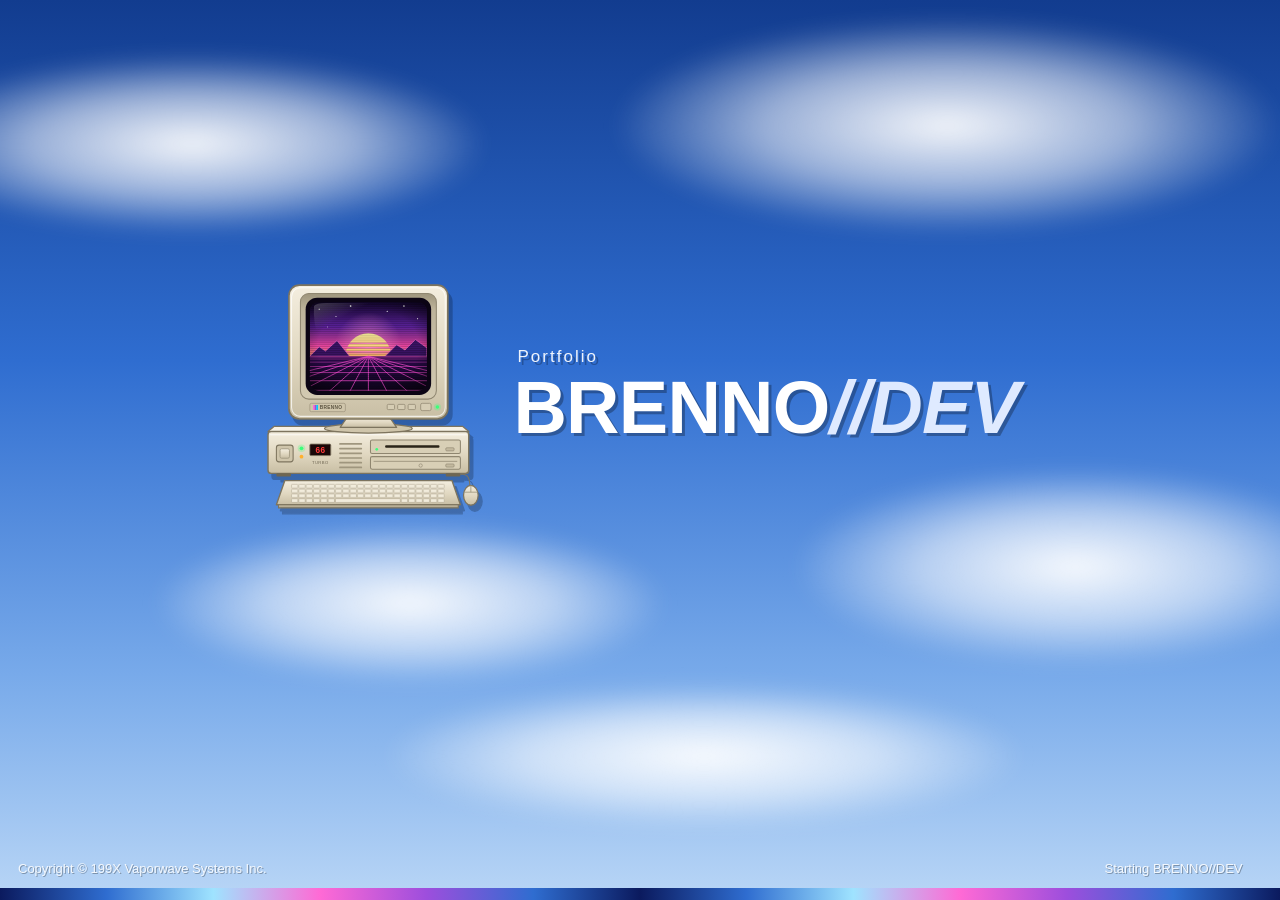
<file: desktop-os/index.html>
<!DOCTYPE html>
<html lang="pt-BR">
<head>
<meta charset="UTF-8" />
<meta name="viewport" content="width=device-width, initial-scale=1.0" />
<title data-en="BRENNO//OS — Portfolio (spike)">BRENNO//OS — Portfólio (spike)</title>
<!-- cursor pixelado, compartilhado com as páginas do Projetos.exe -->
<link rel="stylesheet" href="cursor.css" />
<style>
  :root{
    --pink:#ff6ad5;
    --cyan:#00e5ff;
    --purple:#9d4edd;
    --deep:#1a0b2e;
    --deep2:#2d1b4e;
    --orange:#ff9e7d;
    --yellow:#ffe66d;
    --win:#c3c7cb;
    --win-dark:#868a8e;
    --win-light:#ffffff;
    --title1:#4b1fa0;
    --title2:#c02fb0;
    --scan: rgba(0,0,0,.12);
    --mono: 'Lucida Console','Courier New',ui-monospace,monospace;
    --pixel: 'Lucida Console','Courier New',monospace;
    --display: 'Arial Black','Impact',system-ui,sans-serif;
  }
  *{ box-sizing:border-box; }
  html,body{ margin:0; height:100%; overflow:hidden; }
  body{
    font-family:var(--mono);
    background:#000; color:#111;
    user-select:none; -webkit-user-select:none;
  }

  /* ===== BACKGROUND ===== */
  #bg{ position:fixed; inset:0; z-index:0; overflow:hidden;
    background:radial-gradient(120% 90% at 50% 42%, #ff8fd9 0%, #b14fd8 28%, #5b2a9e 52%, var(--deep) 82%); }
  /* sol no centro da área visível (desconta a barra de tarefas) e com tamanho proporcional à tela */
  #sun{ position:absolute; left:50%; top:calc(50% - 19px); translate:-50% -50%; width:clamp(240px,38vmin,460px); aspect-ratio:1; border-radius:50%;
    background:linear-gradient(#fff3b0, #ffcc70 38%, #ff7bbf 70%, #ff4fa3); box-shadow:0 0 90px 20px rgba(255,120,190,.55); overflow:hidden; }
  #sun::after{ content:""; position:absolute; left:0; right:0; bottom:0; height:62%;
    background:repeating-linear-gradient(to bottom, transparent 0 10px, var(--deep) 10px 20px); opacity:.9; }
  #grid{ position:absolute; left:-20%; right:-20%; bottom:-5%; height:52%;
    background-image:linear-gradient(var(--cyan) 1px, transparent 1px), linear-gradient(90deg, var(--cyan) 1px, transparent 1px);
    background-size:60px 60px; transform:perspective(380px) rotateX(70deg); transform-origin:bottom center; opacity:.5;
    animation:flow 2.4s linear infinite; }
  @keyframes flow{ from{ background-position:0 0; } to{ background-position:0 60px; } }
  #mtns{ position:absolute; left:0; right:0; bottom:46%; height:12%; opacity:.5;
    background:linear-gradient(135deg, transparent 49.6%, rgba(0,229,255,.35) 49.6% 50.4%, transparent 50.4%) 0 0/70px 70px,
               linear-gradient(45deg, transparent 49.6%, rgba(255,106,213,.35) 49.6% 50.4%, transparent 50.4%) 0 0/70px 70px; }
  .cloud{ position:absolute; color:#fff; opacity:.7; animation:drift linear infinite; text-shadow:2px 2px 0 rgba(0,0,0,.1); }
  @keyframes drift{ from{ transform:translateX(-12vw);} to{ transform:translateX(112vw);} }

  /* ===== CRT ===== */
  #crt{ position:fixed; inset:0; z-index:9999; pointer-events:none;
    background:repeating-linear-gradient(to bottom, transparent 0 2px, var(--scan) 2px 4px); mix-blend-mode:multiply; opacity:.5; }
  #crt::after{ content:""; position:absolute; inset:0; background:radial-gradient(130% 120% at 50% 50%, transparent 60%, rgba(0,0,0,.45) 100%); }

  /* ===== BOOT (tela de inicialização estilo fim dos anos 90) ===== */
  #boot{ position:fixed; inset:0; z-index:10000; overflow:hidden; background:#000; color:#fff;
    font-family:Arial,Helvetica,sans-serif; transition:opacity .4s; }
  #boot.off{ opacity:0; pointer-events:none; }

  /* 1) monitor ligando: linha branca que abre e vira um flash */
  #boot .flash{ position:absolute; inset:0; background:#fff; opacity:0; transform:scale(0,.004); }
  #boot.power .flash{ animation:crtOn .5s ease-out forwards; }
  @keyframes crtOn{
    0%  { opacity:1; transform:scale(0,.004); }
    35% { opacity:1; transform:scale(1,.004); }
    65% { opacity:.85; transform:scale(1,1); }
    100%{ opacity:0; transform:scale(1,1); }
  }

  /* 2) splash: céu, nuvens, logo e barra animada */
  #boot .splash{ position:absolute; inset:0; opacity:0; transition:opacity .4s;
    background:linear-gradient(180deg,#123c8f 0%,#2f6dd0 40%,#78aaea 75%,#b9d6f6 100%); }
  #boot.on .splash{ opacity:1; }
  #boot .bcloud{ position:absolute; border-radius:50%; filter:blur(10px);
    background:radial-gradient(closest-side, rgba(255,255,255,.95), rgba(255,255,255,.55) 55%, transparent);
    animation:bdrift 30s linear infinite; }
  @keyframes bdrift{ from{ transform:translateX(-6vw); } to{ transform:translateX(6vw); } }

  #boot .logo{ position:absolute; left:50%; top:44%; transform:translate(-50%,-50%) scale(.92);
    display:flex; align-items:center; gap:clamp(14px,3vw,30px); opacity:0;
    transition:opacity .5s .1s, transform .9s .1s cubic-bezier(.2,.8,.2,1); }
  #boot.on .logo{ opacity:1; transform:translate(-50%,-50%) scale(1); }

  /* computador anos 90 (SVG inline) ao lado do logo */
  #boot .pc{ flex:0 0 auto; display:block; width:clamp(130px,19vw,230px); height:auto; overflow:visible;
    filter:drop-shadow(4px 6px 0 rgba(0,0,0,.22)); }
  /* LEDs do HD e do disquete piscando enquanto "carrega" */
  #boot .pc-hdd{ animation:pcled 1.4s steps(1) infinite; }
  #boot .pc-fdd{ animation:pcled 2.3s steps(1) infinite .5s; }
  @keyframes pcled{ 0%{opacity:1;} 18%{opacity:.2;} 30%{opacity:1;} 52%{opacity:.2;} 60%{opacity:1;} 85%{opacity:.2;} }

  #boot .word{ text-shadow:3px 3px 0 rgba(0,0,0,.28); line-height:1; }
  #boot .word .maker{ font-size:clamp(12px,1.6vw,17px); letter-spacing:.12em; opacity:.92; margin:0 0 6px 4px; }
  #boot .word .name{ font-family:'Arial Black',Arial,sans-serif; font-weight:900; font-size:clamp(34px,6.4vw,74px); letter-spacing:-.01em; white-space:nowrap; }
  #boot .word .name i{ font-style:italic; font-weight:700; color:#dfeaff; padding-right:.1em; }

  #boot .foot-l, #boot .foot-r{ position:absolute; bottom:24px; font-size:13px; opacity:.85; text-shadow:1px 1px 0 rgba(0,0,0,.35); }
  #boot .foot-l{ left:18px; } #boot .foot-r{ right:18px; }
  #boot .foot-r::after{ content:""; display:inline-block; width:1.5em; text-align:left; animation:bdots 1.6s steps(1) infinite; }
  @keyframes bdots{ 0%{content:"";} 25%{content:".";} 50%{content:"..";} 75%{content:"...";} }

  /* barra "correndo" no rodapé, como nos splashes antigos */
  #boot .band{ position:absolute; left:0; right:0; bottom:0; height:12px;
    background:linear-gradient(90deg,#0b1a5e,#2f6dd0,#9fe3ff,#ff6ad5,#9d4edd,#2f6dd0,#0b1a5e);
    background-size:640px 100%; animation:bband 1.6s linear infinite; }
  @keyframes bband{ from{ background-position:0 0; } to{ background-position:640px 0; } }

  @media (max-width:600px){
    #boot .logo{ flex-direction:column; text-align:center; gap:16px; }
    #boot .word .maker{ margin-left:0; }
    #boot .word .name{ font-size:clamp(28px,10vw,44px); }
    #boot .foot-l, #boot .foot-r{ left:0; right:0; text-align:center; font-size:12px; }
    #boot .foot-l{ bottom:20px; } #boot .foot-r{ bottom:40px; }
  }
  @media (prefers-reduced-motion: reduce){
    #boot .bcloud, #boot .band, #boot .foot-r::after, #boot .pc-hdd, #boot .pc-fdd{ animation:none; }
    #boot.power .flash{ animation:none; }
  }

  /* ===== DESKTOP ===== */
  #desktop{ position:fixed; inset:0; z-index:1; }
  /* ícones moram numa grade invisível: arrasta livre, e ao soltar encaixa na célula (igual "alinhar à grade" do Windows) */
  .icons{ position:absolute; inset:0; pointer-events:none; }
  .icon{ position:absolute; width:108px; text-align:center; pointer-events:auto; touch-action:none; transition:left .12s ease-out, top .12s ease-out; }
  .icon.moving{ opacity:.75; z-index:2; transition:none; }
  /* contorno da célula onde o ícone vai cair */
  .icon-slot{ position:absolute; width:108px; height:84px; border:1px dotted rgba(255,255,255,.85); background:rgba(0,229,255,.12); display:none; }
  .icon-slot.on{ display:block; }
  .icon .glyph{ font-size:44px; line-height:1; filter:drop-shadow(2px 2px 0 rgba(0,0,0,.35)); }
  .icon .label{ margin-top:3px; color:#fff; font-size:15px; letter-spacing:.4px;
    text-shadow:1px 1px 0 #000, 0 0 6px rgba(0,229,255,.6); padding:1px 4px; display:inline-block; }
  .icon.sel .label{ background:#0a1fa0; outline:1px dotted #fff; }

  /* ===== WINDOWS ===== */
  .window{ position:absolute; min-width:240px; background:var(--win); border:2px solid #000;
    box-shadow: inset 1px 1px 0 var(--win-light), inset -1px -1px 0 var(--win-dark), 6px 6px 0 rgba(0,0,0,.4);
    display:flex; flex-direction:column; }
  .titlebar{ height:28px; display:flex; align-items:center; gap:6px; padding:0 4px;
    background:linear-gradient(90deg, var(--title1), var(--title2)); color:#fff; cursor:move; flex:0 0 auto; }
  .window.inactive .titlebar{ background:linear-gradient(90deg,#6b6f73,#9aa0a6); }
  .titlebar .tt{ font-family:var(--pixel); font-weight:bold; font-size:13px; letter-spacing:.3px; flex:1;
    white-space:nowrap; overflow:hidden; text-overflow:ellipsis; text-shadow:1px 1px 0 rgba(0,0,0,.5); }
  .titlebar .tico{ font-size:15px; }
  .tbtn{ width:20px; height:17px; border:2px solid #000; background:var(--win);
    box-shadow: inset 1px 1px 0 var(--win-light), inset -1px -1px 0 var(--win-dark);
    font-family:var(--pixel); font-weight:bold; font-size:11px; display:flex; align-items:center; justify-content:center; color:#000; line-height:1; }
  .tbtn:active{ box-shadow: inset -1px -1px 0 var(--win-light), inset 1px 1px 0 var(--win-dark); }
  .menubar{ display:flex; gap:14px; padding:3px 8px; font-size:14px; border-bottom:1px solid var(--win-dark); background:var(--win); color:#000; }
  .menubar u{ text-decoration:underline; }
  .wbody{ padding:14px; overflow:auto; background:var(--win); color:#101010; font-size:15px; line-height:1.4; max-height:62vh; }

  .wbody.flush{ padding:0; max-height:none; overflow:visible; }
  /* enquanto arrasta, o iframe não pode "engolir" o movimento do mouse */
  body.dragging iframe{ pointer-events:none; }

  /* ===== NAVEGADOR (Projetos.exe) ===== */
  .browser{ display:flex; flex-direction:column; }

  /* janela maximizada: cobre o desktop (menos a barra de tarefas) e o conteúdo estica junto.
     left/top/width inline continuam guardados, por isso restaurar volta pro lugar de antes. */
  .window.max{ left:0 !important; top:0 !important; width:100% !important; height:calc(100% - 38px); box-shadow:inset 1px 1px 0 var(--win-light), inset -1px -1px 0 var(--win-dark); }
  .window.max .titlebar{ cursor:default; }
  .window.max .wbody{ width:auto !important; max-height:none; flex:1; min-height:0; display:flex; flex-direction:column; }
  .window.max .wbody > *{ flex:1; min-height:0; }
  .window.max .bview{ flex:1; min-height:0; display:flex; }
  .window.max .bview iframe{ flex:1; height:auto !important; }
  .btools{ display:flex; align-items:stretch; gap:2px; padding:3px 4px; border-bottom:1px solid var(--win-dark); box-shadow:0 1px 0 #fff; }
  .bbtn{ min-width:58px; padding:3px 6px 2px; border:1px solid transparent; background:none; color:#000; font-family:var(--mono); font-size:12px;
    display:flex; flex-direction:column; align-items:center; gap:1px; }
  .bbtn .bi{ font-size:18px; line-height:1; }
  .bbtn:not(:disabled):hover{ border-color:#fff var(--win-dark) var(--win-dark) #fff; }
  .bbtn:not(:disabled):active{ border-color:var(--win-dark) #fff #fff var(--win-dark); }
  .bbtn:disabled{ color:var(--win-dark); text-shadow:1px 1px 0 #fff; }
  .bsep{ width:2px; margin:2px 3px; border-left:1px solid var(--win-dark); border-right:1px solid #fff; }
  .throbber{ margin-left:auto; width:40px; height:40px; flex:0 0 auto; border:2px solid var(--win-dark); box-shadow:inset -1px -1px 0 #fff;
    background:#000; display:flex; align-items:center; justify-content:center; overflow:hidden; position:relative; }
  .throbber::before{ content:""; position:absolute; left:50%; top:62%; width:24px; height:24px; translate:-50% -50%; border-radius:50%;
    background:repeating-linear-gradient(180deg, var(--yellow) 0 3px, var(--pink) 3px 4px); }
  .throbber::after{ content:"V"; position:relative; font-family:var(--display); font-style:italic; font-size:15px; color:var(--cyan); text-shadow:1px 1px 0 #000; top:-8px; }
  .browser.loading .throbber::before{ animation:throb .9s steps(6) infinite; }
  @keyframes throb{ from{ top:120%; } to{ top:30%; } }
  .baddr{ display:flex; align-items:center; gap:6px; padding:4px 6px; font-size:13px; color:#000; border-bottom:1px solid var(--win-dark); box-shadow:0 1px 0 #fff; }
  .baddr .field{ flex:1; display:flex; align-items:center; gap:5px; background:#fff; border:2px solid var(--win-dark);
    box-shadow:inset 1px 1px 0 #000, inset -1px -1px 0 #dfdfdf; padding:2px 5px; font-family:var(--mono); font-size:13px; overflow:hidden; white-space:nowrap; }
  .bview{ margin:3px; border:2px solid var(--win-dark); box-shadow:inset 1px 1px 0 #000, inset -1px -1px 0 #fff; padding:2px; background:#fff; }
  .bview iframe{ display:block; width:100%; border:0; background:#fff; }
  .bstatus{ display:flex; gap:3px; padding:0 3px 3px; font-size:12px; color:#000; }
  .bstatus > span{ border:1px solid; border-color:var(--win-dark) #fff #fff var(--win-dark); padding:2px 6px; white-space:nowrap; }
  .bstatus .msg{ flex:1; overflow:hidden; text-overflow:ellipsis; }
  .bstatus .prog{ width:120px; padding:2px; }
  .bstatus .prog i{ display:block; height:100%; min-height:10px; width:0;
    background:repeating-linear-gradient(90deg, var(--navy, #0a1fa0) 0 8px, transparent 8px 10px); }
  .browser.loading .prog i{ animation:prog 2.5s steps(12) forwards; }
  .browser.done .prog i{ width:100%; transition:width .15s; }
  @keyframes prog{ from{ width:0; } to{ width:90%; } }

  /* navegador compacto: mesmo visual, barras mais baixas pra sobrar espaço pro conteúdo */
  .window.compact .titlebar{ height:22px; gap:5px; }
  .window.compact .titlebar .tt{ font-size:12px; }
  .window.compact .titlebar .tico{ font-size:13px; }
  .window.compact .tbtn{ width:17px; height:14px; font-size:9px; }
  .window.compact .menubar{ padding:1px 8px; font-size:12px; gap:12px; }
  .window.compact .btools{ padding:2px 3px; }
  .window.compact .bbtn{ min-width:48px; padding:1px 5px 0; font-size:10px; gap:0; }
  .window.compact .bbtn .bi{ font-size:13px; }
  .window.compact .throbber{ width:28px; height:28px; }
  .window.compact .throbber::before{ width:17px; height:17px; }
  .window.compact .throbber::after{ font-size:11px; top:-6px; }
  .window.compact .baddr{ padding:2px 5px; font-size:11px; gap:5px; }
  .window.compact .baddr .field{ padding:0 5px; font-size:11px; }
  .window.compact .bview{ margin:2px 3px; }
  .window.compact .bstatus{ padding:0 3px 2px; font-size:10px; }
  .window.compact .bstatus > span{ padding:0 6px; }
  .window.compact .bstatus .prog{ width:100px; padding:2px; }
  .window.compact .bstatus .prog i{ min-height:8px; }

  .h-neon{ font-family:var(--display); font-style:italic; font-size:26px; line-height:1.05;
    background:linear-gradient(90deg,var(--pink),var(--cyan)); -webkit-background-clip:text; background-clip:text; color:transparent; letter-spacing:.5px; }
  .chip{ display:inline-block; background:var(--deep2); color:var(--cyan); border:1px solid var(--cyan); padding:1px 8px; margin:2px; font-size:13px; }
  .btn95{ display:inline-block; padding:5px 14px; background:var(--win); border:2px solid #000; color:#000; font-size:14px; text-decoration:none;
    box-shadow: inset 1px 1px 0 var(--win-light), inset -1px -1px 0 var(--win-dark); }
  .btn95:active{ box-shadow: inset -1px -1px 0 var(--win-light), inset 1px 1px 0 var(--win-dark); }
  .inset{ border:2px solid var(--win-dark); box-shadow: inset 1px 1px 0 #6a6e72, inset -1px -1px 0 #fff; background:#fff; padding:10px; }
  .avatar{ display:block; flex:none; width:116px; height:143px; border:2px solid #000; object-fit:cover; object-position:center top;
    background:repeating-conic-gradient(var(--pink) 0 25%, var(--cyan) 0 50%) 0 0/22px 22px; }
  .counter{ display:inline-flex; gap:2px; }
  .counter b{ background:#000; color:#2cff6a; font-family:var(--mono); padding:2px 5px; border:1px solid #2cff6a; font-size:15px; }
  .ta{ width:100%; height:58px; font-family:var(--mono); font-size:14px; resize:none; }

  /* ===== TASKBAR ===== */
  #taskbar{ position:fixed; left:0; right:0; bottom:0; height:38px; z-index:5000; background:var(--win); border-top:2px solid #fff;
    display:flex; align-items:center; gap:6px; padding:4px; }
  #start{ display:flex; align-items:center; gap:7px; padding:3px 12px 3px 8px; font-family:var(--pixel); font-weight:bold; font-size:14px;
    border:2px solid #000; background:var(--win); color:#000; box-shadow: inset 1px 1px 0 var(--win-light), inset -1px -1px 0 var(--win-dark); }
  #start.open, #start:active{ box-shadow: inset -1px -1px 0 var(--win-light), inset 1px 1px 0 var(--win-dark); }
  .taskitem{ max-width:170px; min-width:118px; height:28px; display:flex; align-items:center; gap:6px; padding:0 8px; font-size:13px;
    border:2px solid #000; background:var(--win); color:#000; overflow:hidden; white-space:nowrap;
    box-shadow: inset 1px 1px 0 var(--win-light), inset -1px -1px 0 var(--win-dark); }
  .taskitem.active{ box-shadow: inset -1px -1px 0 var(--win-light), inset 1px 1px 0 var(--win-dark); background:#d9dcdf; }
  .taskitem .tl{ overflow:hidden; text-overflow:ellipsis; }
  /* botão de idioma (PT | EN), na bandeja ao lado do relógio: o idioma ativo fica "aceso" */
  #lang{ margin-left:auto; flex:none; display:flex; align-items:center; gap:2px; height:28px; padding:0 3px; font:bold 12px var(--pixel); color:#000;
    background:var(--win); border:2px solid #000; box-shadow: inset 1px 1px 0 var(--win-light), inset -1px -1px 0 var(--win-dark); cursor:inherit; }
  #lang:active{ box-shadow: inset -1px -1px 0 var(--win-light), inset 1px 1px 0 var(--win-dark); }
  #lang span{ padding:1px 5px; color:#555; }
  #lang span.on{ color:#fff; background:#0a1fa0; }
  #lang i{ font-style:normal; color:var(--win-dark); }
  #clock{ flex:none; border:2px solid var(--win-dark); box-shadow: inset 1px 1px 0 #6a6e72, inset -1px -1px 0 #fff; padding:5px 12px; font-size:14px; color:#000; }

  #startmenu{ position:fixed; left:4px; bottom:40px; width:226px; z-index:6000; background:var(--win); border:2px solid #000;
    box-shadow: inset 1px 1px 0 var(--win-light), inset -1px -1px 0 var(--win-dark), 5px 5px 0 rgba(0,0,0,.4); display:none; }
  #startmenu.open{ display:flex; }
  #startmenu .side{ width:28px; background:linear-gradient(var(--title1),var(--title2)); writing-mode:vertical-rl; transform:rotate(180deg);
    color:#fff; font-family:var(--display); font-style:italic; font-size:14px; text-align:center; padding:10px 0; letter-spacing:1px; }
  #startmenu .items{ flex:1; padding:4px; }
  .mi{ padding:8px 10px; font-size:15px; color:#000; display:flex; gap:10px; align-items:center; }
  .mi:hover{ background:#0a1fa0; color:#fff; }
  .sep{ height:2px; background:var(--win-dark); margin:3px 0; box-shadow:0 1px 0 #fff; }

  .hint{ position:fixed; z-index:5; bottom:46px; right:12px; color:#fff; font-size:13px; text-shadow:1px 1px 0 #000; opacity:.85; }
  a{ color:#0a1fa0; }
</style>
</head>
<body>
  <div id="bg">
    <div id="sun"></div>
    <div id="mtns"></div>
    <div id="grid"></div>
    <div class="cloud" style="top:7%; font-size:30px; animation-duration:48s">☁</div>
    <div class="cloud" style="top:18%; font-size:22px; animation-duration:64s; animation-delay:-20s">☁</div>
    <div class="cloud" style="top:4%; font-size:40px; animation-duration:76s; animation-delay:-45s">☁</div>
  </div>

  <div id="desktop"></div>

  <div id="crt"></div>

  <div id="boot" title="Clique para pular" data-en-title="Click to skip">
    <div class="splash">
      <div class="bcloud" style="left:-8%; top:6%;  width:46vw; height:20vh;"></div>
      <div class="bcloud" style="left:48%; top:2%;  width:52vw; height:24vh; animation-duration:38s; animation-direction:reverse;"></div>
      <div class="bcloud" style="left:12%; top:58%; width:40vw; height:18vh; animation-duration:34s;"></div>
      <div class="bcloud" style="left:62%; top:52%; width:44vw; height:22vh; animation-duration:42s; animation-direction:reverse;"></div>
      <div class="bcloud" style="left:30%; top:76%; width:50vw; height:16vh; animation-duration:46s;"></div>

      <div class="logo">
        <!-- computador anos 90: monitor CRT com pôr do sol vaporwave, gabinete, teclado e mouse -->
        <svg class="pc" viewBox="0 0 220 220" aria-hidden="true">
          <defs>
            <linearGradient id="pc-beige" x1="0" y1="0" x2="0" y2="1">
              <stop offset="0" stop-color="#f4eedf"/><stop offset=".55" stop-color="#e0d7c0"/><stop offset="1" stop-color="#c8bea4"/>
            </linearGradient>
            <linearGradient id="pc-recess" x1="0" y1="0" x2="0" y2="1">
              <stop offset="0" stop-color="#9e957d"/><stop offset=".15" stop-color="#bdb39a"/><stop offset="1" stop-color="#d3cab2"/>
            </linearGradient>
            <linearGradient id="pc-sky" x1="0" y1="0" x2="0" y2="1">
              <stop offset="0" stop-color="#140630"/><stop offset=".45" stop-color="#5a2199"/><stop offset=".8" stop-color="#e8459e"/><stop offset="1" stop-color="#ffa06b"/>
            </linearGradient>
            <linearGradient id="pc-sun" x1="0" y1="0" x2="0" y2="1">
              <stop offset="0" stop-color="#fff3a0"/><stop offset=".5" stop-color="#ffb36b"/><stop offset="1" stop-color="#ff4fa3"/>
            </linearGradient>
            <radialGradient id="pc-glow" cx=".5" cy=".5" r=".5">
              <stop offset="0" stop-color="#ff8fd0" stop-opacity=".75"/><stop offset="1" stop-color="#ff8fd0" stop-opacity="0"/>
            </radialGradient>
            <linearGradient id="pc-floor" x1="0" y1="0" x2="0" y2="1">
              <stop offset="0" stop-color="#2e0b52"/><stop offset="1" stop-color="#0d0319"/>
            </linearGradient>
            <radialGradient id="pc-vig" cx=".5" cy=".5" r=".72">
              <stop offset=".6" stop-color="#000" stop-opacity="0"/><stop offset="1" stop-color="#000" stop-opacity=".55"/>
            </radialGradient>
            <linearGradient id="pc-glare" x1="0" y1="0" x2="1" y2="1">
              <stop offset="0" stop-color="#fff" stop-opacity=".22"/><stop offset=".45" stop-color="#fff" stop-opacity="0"/>
            </linearGradient>
            <pattern id="pc-scan" width="2" height="2" patternUnits="userSpaceOnUse">
              <rect width="2" height="1" fill="#000" opacity=".22"/>
            </pattern>
            <pattern id="pc-keys" x="36" y="194" width="7" height="4.6" patternUnits="userSpaceOnUse">
              <rect x=".5" y=".4" width="6" height="3.6" rx=".7" fill="#f2ecdc" stroke="#9f967e" stroke-width=".4"/>
            </pattern>
            <mask id="pc-sunmask">
              <rect x="80" y="40" width="60" height="40" fill="#fff"/>
              <rect x="80" y="59" width="60" height="1.1" fill="#000"/>
              <rect x="80" y="63" width="60" height="1.7" fill="#000"/>
              <rect x="80" y="67" width="60" height="2.4" fill="#000"/>
            </mask>
            <clipPath id="pc-screen"><rect x="54" y="20" width="112" height="85" rx="9"/></clipPath>
          </defs>

          <!-- gabinete (desktop) -->
          <path d="M20 139 H200 L206 144 H14 Z" fill="#f7f2e6" stroke="#7d745e" stroke-width="1.2" stroke-linejoin="round"/>
          <rect x="14" y="144" width="192" height="40" rx="3" fill="url(#pc-beige)" stroke="#7d745e" stroke-width="1.4"/>
          <path d="M16 147 H204" stroke="#fff" stroke-opacity=".7"/>
          <rect x="22" y="184" width="14" height="3" rx="1" fill="#6e6652"/><rect x="184" y="184" width="14" height="3" rx="1" fill="#6e6652"/>
          <!-- botão de força + LEDs -->
          <rect x="22" y="157" width="16" height="16" rx="2.5" fill="#cfc5ab" stroke="#7d745e"/>
          <rect x="25.5" y="160.5" width="9" height="9" rx="1.5" fill="url(#pc-beige)" stroke="#9f967e" stroke-width=".8"/>
          <circle cx="46" cy="160" r="1.8" fill="#3dff7a"/><circle cx="46" cy="160" r="3.6" fill="#3dff7a" opacity=".25"/>
          <circle class="pc-hdd" cx="46" cy="168" r="1.8" fill="#ffb02e"/>
          <!-- display "turbo" -->
          <rect x="54" y="156" width="20" height="11" rx="1" fill="#1a0808" stroke="#7d745e" stroke-width=".8"/>
          <text x="64" y="164.6" text-anchor="middle" font-family="'Courier New',monospace" font-weight="700" font-size="8" fill="#ff3b3b">66</text>
          <text x="64" y="175" text-anchor="middle" font-family="Arial,sans-serif" font-size="4" fill="#6e6652" letter-spacing=".4">TURBO</text>
          <!-- grade de ventilação -->
          <g fill="#9f967e"><rect x="82" y="155" width="22" height="1.6" rx=".8"/><rect x="82" y="159.5" width="22" height="1.6" rx=".8"/>
            <rect x="82" y="164" width="22" height="1.6" rx=".8"/><rect x="82" y="168.5" width="22" height="1.6" rx=".8"/>
            <rect x="82" y="173" width="22" height="1.6" rx=".8"/><rect x="82" y="177.5" width="22" height="1.6" rx=".8"/></g>
          <!-- drive de disquete -->
          <rect x="112" y="152" width="86" height="13" rx="1.5" fill="#d8cfb6" stroke="#8f8670"/>
          <rect x="126" y="157" width="52" height="2.6" rx="1" fill="#2a2418"/>
          <rect x="184" y="159.5" width="8" height="3" rx="1" fill="#c3b99f" stroke="#8f8670" stroke-width=".6"/>
          <circle class="pc-fdd" cx="118" cy="161" r="1.3" fill="#3dff7a"/>
          <!-- CD-ROM -->
          <rect x="112" y="168" width="86" height="12" rx="1.5" fill="#d8cfb6" stroke="#8f8670"/>
          <path d="M115 172.5 H195" stroke="#8f8670" stroke-width=".7"/>
          <circle cx="160" cy="176.5" r="1.6" fill="none" stroke="#8f8670" stroke-width=".6"/>
          <rect x="184" y="175" width="8" height="3" rx="1" fill="#c3b99f" stroke="#8f8670" stroke-width=".6"/>

          <!-- pé do monitor -->
          <ellipse cx="110" cy="141" rx="42" ry="4.5" fill="#cfc5ab" stroke="#7d745e" stroke-width="1.2"/>
          <path d="M90 130 H130 L137 140 H83 Z" fill="url(#pc-beige)" stroke="#7d745e" stroke-width="1.2" stroke-linejoin="round"/>

          <!-- monitor CRT -->
          <rect x="34" y="4" width="152" height="128" rx="10" fill="url(#pc-beige)" stroke="#7d745e" stroke-width="1.6"/>
          <rect x="36.5" y="6.5" width="147" height="123" rx="8.5" fill="none" stroke="#fff" stroke-opacity=".75"/>
          <rect x="45" y="12" width="130" height="101" rx="8" fill="url(#pc-recess)" stroke="#8f8670"/>
          <rect x="50" y="16" width="120" height="93" rx="11" fill="#0b0414"/>

          <!-- tela: pôr do sol vaporwave -->
          <g clip-path="url(#pc-screen)">
            <rect x="54" y="20" width="112" height="53" fill="url(#pc-sky)"/>
            <g fill="#fff"><circle cx="63" cy="27" r=".7"/><circle cx="79" cy="34" r=".55"/><circle cx="93" cy="24" r=".8"/>
              <circle cx="128" cy="29" r=".6"/><circle cx="144" cy="24" r=".8"/><circle cx="157" cy="36" r=".55"/><circle cx="71" cy="44" r=".45"/></g>
            <circle cx="110" cy="62" r="32" fill="url(#pc-glow)"/>
            <circle cx="110" cy="72" r="22" fill="url(#pc-sun)" mask="url(#pc-sunmask)"/>
            <path d="M54 72 L63 63 L69 67 L80 57 L92 72 Z" fill="#3a1365" stroke="#ff6ad5" stroke-width=".6" stroke-linejoin="round"/>
            <path d="M126 72 L137 61 L145 66 L155 56 L166 64 V72 Z" fill="#3a1365" stroke="#ff6ad5" stroke-width=".6" stroke-linejoin="round"/>
            <rect x="54" y="72" width="112" height="34" fill="url(#pc-floor)"/>
            <g stroke="#ff4fd8" stroke-width=".7" fill="none">
              <path d="M54 72.6 H166" stroke-opacity=".9"/><path d="M54 74.6 H166" stroke-opacity=".55"/><path d="M54 77.6 H166" stroke-opacity=".6"/>
              <path d="M54 81.8 H166" stroke-opacity=".7"/><path d="M54 87.6 H166" stroke-opacity=".8"/><path d="M54 95.4 H166"/><path d="M54 104.6 H166"/>
              <path d="M110 72 L-30 106 M110 72 L10 106 M110 72 L44 106 M110 72 L72 106 M110 72 L92 106 M110 72 V106 M110 72 L128 106 M110 72 L148 106 M110 72 L176 106 M110 72 L210 106 M110 72 L250 106"/>
            </g>
            <rect x="54" y="20" width="112" height="85" fill="url(#pc-scan)"/>
            <rect x="54" y="20" width="112" height="85" fill="url(#pc-vig)"/>
            <path d="M58 24 Q60 21 70 21 H118 Q86 30 62 52 Q57 40 58 24 Z" fill="url(#pc-glare)"/>
          </g>

          <!-- queixo do monitor: logo, botões e LED -->
          <rect x="54" y="117" width="34" height="8" rx="1.5" fill="#cfc5ab" stroke="#9f967e" stroke-width=".7"/>
          <g transform="translate(57 118.6)"><rect width="1.6" height="4.8" fill="#ff6ad5"/><rect x="1.6" width="1.6" height="4.8" fill="#9d4edd"/><rect x="3.2" width="1.6" height="4.8" fill="#00c8ff"/></g>
          <text x="63.5" y="122.8" font-family="'Arial Black',Arial,sans-serif" font-weight="900" font-size="4.6" fill="#5b5340" letter-spacing=".3">BRENNO</text>
          <g fill="#d6cdb4" stroke="#8f8670" stroke-width=".7">
            <rect x="128" y="118" width="7" height="5" rx="1"/><rect x="138" y="118" width="7" height="5" rx="1"/><rect x="148" y="118" width="7" height="5" rx="1"/>
            <rect x="160" y="117" width="10" height="7" rx="1.5"/>
          </g>
          <circle cx="176" cy="120.5" r="1.7" fill="#3dff7a"/><circle cx="176" cy="120.5" r="3.4" fill="#3dff7a" opacity=".25"/>

          <!-- teclado -->
          <path d="M30 191 H190 L198 214 H22 Z" fill="url(#pc-beige)" stroke="#7d745e" stroke-width="1.3" stroke-linejoin="round"/>
          <path d="M24 214 H196 V217 H24 Z" fill="#b8ae95" stroke="#7d745e" stroke-width="1"/>
          <rect x="36" y="194" width="147" height="13.8" fill="url(#pc-keys)"/>
          <rect x="36" y="207.8" width="42" height="4.6" fill="url(#pc-keys)"/><rect x="141" y="207.8" width="42" height="4.6" fill="url(#pc-keys)"/>
          <rect x="78.5" y="208.2" width="62" height="3.6" rx=".7" fill="#f2ecdc" stroke="#9f967e" stroke-width=".4"/>
          <!-- mouse + fio -->
          <path d="M207 196 C207 186 203 184 198 185" fill="none" stroke="#7d745e" stroke-width="1"/>
          <ellipse cx="208" cy="205" rx="7" ry="9.5" fill="url(#pc-beige)" stroke="#7d745e" stroke-width="1.2"/>
          <path d="M201.5 202 H214.5 M208 195.5 V202" stroke="#9f967e" stroke-width=".8"/>
        </svg>
        <div class="word">
          <div class="maker">Portfolio</div>
          <div class="name">BRENNO<i>//DEV</i></div>
        </div>
      </div>

      <div class="foot-l">Copyright © 199X Vaporwave Systems Inc.</div>
      <div class="foot-r" data-en="Starting BRENNO//DEV">Iniciando o BRENNO//DEV</div>
      <div class="band"></div>
    </div>
    <div class="flash"></div>
  </div>

<script src="click-sound.js"></script>
<script src="i18n.js"></script>
<script>
/* =================== IDIOMA =================== */
/* t("texto em PT", "text in EN"): devolve o do idioma ativo. O idioma mora no i18n.js (salvo no navegador). */
const t = (pt, en) => I18N.t(pt, en);
const tr = par => t(par[0], par[1]);   // para dados guardados como [pt, en]

/* =================== DADOS (do currículo) =================== */
const PROFILE = {
  name: "Brenno Boechat",
  role: ["Desenvolvedor Full Stack", "Full Stack Developer"],
  bio: ["Desenvolvedor full stack formado em Análise e Desenvolvimento de Sistemas pela UNINTER. Gosto de entender como as coisas funcionam e de transformar ideias em aplicações usadas no dia a dia. Construo sistemas web corporativos de ponta a ponta, do backend e da arquitetura ao frontend e ao deploy, com Java, Spring Boot, PostgreSQL, Next.js, React e TypeScript, além de Docker, RabbitMQ e autenticação JWT. Uso IA como ferramenta estratégica para ganhar produtividade e qualidade, sem abrir mão da análise técnica e das decisões de engenharia.",
        "Full stack developer with a degree in Systems Analysis and Development from UNINTER. I like understanding how things work and turning ideas into applications people use every day. I build corporate web systems end to end, from backend and architecture to frontend and deployment, with Java, Spring Boot, PostgreSQL, Next.js, React and TypeScript, plus Docker, RabbitMQ and JWT authentication. I use AI as a strategic tool to gain productivity and quality, without giving up technical analysis and engineering decisions."],
  location: ["Niterói/RJ", "Niterói/RJ, Brazil"],
  job: ["Prefeitura de Niterói", "Niterói City Hall (Prefeitura de Niterói)"],
  education: [
    ["Tecnólogo em Análise e Desenvolvimento de Sistemas — UNINTER (2025)", "Associate degree in Systems Analysis and Development — UNINTER (2025)"],
    ["Formação Web Full Stack (Bootcamp) — Labenu (2022)", "Full Stack Web Development Bootcamp — Labenu (2022)"],
  ],
  languages: ["Português nativo · Inglês intermediário", "Portuguese (native) · English (intermediate)"],
};
const CONTACT = {
  email: "brennoboechat81@hotmail.com",
  github: "github.com/BrennoBoechat",
  linkedin: "linkedin.com/in/brenno-boechat",
};
const CV_FILE = "cv/BrennoBoechat_CV.pdf";
/* Página que o "navegador" (Projetos.exe) abre. Caminho relativo a este index.html. */
const PROJECTS_PAGE = "projetos/index.html";
/* Endereço "de mentira" mostrado na barra do navegador, só pela ambientação. */
const FAKE_HOST = "http://www.brenno.os/projetos/";
/* [categoria em PT, em EN, itens] */
const SKILLS = [
  ["Backend", "Backend", ["Java","Spring Boot","Spring Security","JPA/Hibernate","APIs REST"]],
  ["Frontend", "Frontend", ["Next.js","React","TypeScript","JavaScript","Tailwind CSS"]],
  ["Banco de dados", "Databases", ["PostgreSQL","MySQL","SQLite"]],
  ["Infraestrutura", "Infrastructure", ["Docker","Microsoft Azure","RabbitMQ"]],
  ["Segurança", "Security", ["JWT","SSO","Azure Entra ID"]],
  ["Ferramentas", "Tools", ["Git","GitHub","Maven","Conventional Commits"]],
  ["IA aplicada", "Applied AI", ["Claude (Anthropic)"]],
];

/* =================== HELPERS DOM =================== */
function el(tag, props, ...kids){
  const n = document.createElement(tag);
  if(props) for(const k in props){
    if(k==="class") n.className = props[k];
    else if(k==="html") n.innerHTML = props[k];
    else if(k==="style") n.setAttribute("style", props[k]);
    else if(k.startsWith("on")) n.addEventListener(k.slice(2).toLowerCase(), props[k]);
    else n.setAttribute(k, props[k]);
  }
  for(const c of kids){ if(c==null) continue; n.append(c.nodeType?c:document.createTextNode(c)); }
  return n;
}

/* =================== CONTEÚDO DAS JANELAS =================== */
function aboutBody(){
  const root = el("div");
  root.append(
    el("div",{style:"display:flex;gap:16px;flex-wrap:wrap"},
      el("img",{class:"avatar",src:"img/avatar.jpg",alt:t("Foto de perfil","Profile photo"),draggable:"false"}),
      el("div",{style:"flex:1 1 180px;min-width:180px"},
        el("div",{class:"h-neon"}, PROFILE.name),
        el("div",{style:"font-size:16px;color:#5b2a9e;font-weight:bold"}, tr(PROFILE.role)),
        el("div",{style:"margin-top:8px"}, "📍 "+tr(PROFILE.location)),
        el("div",{style:"margin-top:4px"}, "💼 "+tr(PROFILE.job)),
      )
    ),
    el("div",{class:"inset",style:"margin-top:12px"}, tr(PROFILE.bio)),
    el("div",{style:"margin-top:10px;font-size:14px"},
      el("div",{style:"font-family:var(--pixel);font-weight:bold;font-size:13px;color:#5b2a9e"}, t("Formação","Education")),
      ...PROFILE.education.map(e=> el("div",null,"🎓 "+tr(e))),
      el("div",{style:"margin-top:6px"}, "🌎 "+tr(PROFILE.languages)))
  );
  return root;
}
/* Navegador anos 90: barra de ferramentas, endereço, iframe com a página de projetos e barra de status.
   O histórico (Voltar/Avançar) é próprio, pra nunca mexer no histórico da página principal. */
function browserBody(){
  const HOME = new URL(PROJECTS_PAGE, location.href).href;
  const BASE = new URL(".", HOME).href;
  const hist = [HOME]; let idx = 0, navigating = false;

  const frame = el("iframe",{title:t("Projetos","Projects"), src:HOME});
  // as barras do navegador são compactas (classe .compact), então sobra mais altura pro conteúdo
  frame.style.height = Math.max(240, Math.min(560, innerHeight - 232)) + "px";
  const addr = el("span",null, FAKE_HOST);
  const msg = el("span",{class:"msg"}, t("Abrindo página...","Opening page..."));
  const rotulos = [];   // [nó de texto, pt, en] dos botões, pra trocar o idioma sem recarregar a página aberta
  const btn = (icon, pt, en, fn)=>{
    const txt = document.createTextNode(t(pt, en));
    rotulos.push([txt, pt, en]);
    return el("button",{class:"bbtn", onclick:fn}, el("span",{class:"bi"}, icon), txt);
  };
  const bBack = btn("◀","Voltar","Back", ()=>go(idx-1));
  const bFwd  = btn("▶","Avançar","Forward", ()=>go(idx+1));
  const bStop = btn("✖","Parar","Stop", ()=>{ try{ frame.contentWindow.stop(); }catch(e){} setDone(t("Interrompido.","Stopped.")); });
  const bReload = btn("↻","Atualizar","Refresh", ()=>{ setLoading(); try{ frame.contentWindow.location.reload(); }catch(e){ frame.src = hist[idx]; } });
  const bHome = btn("⌂","Início","Home", ()=>{ hist.splice(idx+1); if(hist[idx]!==HOME){ hist.push(HOME); idx++; } go(idx); });
  const addrLabel = document.createTextNode(t("Endereço","Address"));
  rotulos.push([addrLabel, "Endereço", "Address"]);

  const root = el("div",{class:"browser loading"},
    el("div",{class:"btools"}, bBack, bFwd, bStop, bReload, el("div",{class:"bsep"}), bHome, el("div",{class:"throbber",title:"VaporWeb"})),
    el("div",{class:"baddr"}, addrLabel, el("div",{class:"field"}, el("span",null,"🌐"), addr)),
    el("div",{class:"bview"}, frame),
    el("div",{class:"bstatus"}, msg, el("span",{class:"prog"}, el("i")), el("span",null,"🌐 Internet")));
  let doneMsg = null;   // [pt, en] da última mensagem de status, pra traduzir também
  root.relabel = ()=>{
    rotulos.forEach(([n, pt, en])=> n.textContent = t(pt, en));
    frame.title = t("Projetos","Projects");
    if(doneMsg) msg.textContent = tr(doneMsg);
    // a página aberta no iframe troca de idioma sem recarregar (funciona até em file://)
    try{ frame.contentWindow.postMessage({ type:"brennoos-lang", lang:I18N.lang }, "*"); }catch(e){}
  };

  function fake(url){
    const clean = url.split("#")[0].split("?")[0];
    return clean.startsWith(BASE) ? FAKE_HOST + clean.slice(BASE.length).replace(/index\.html$/,"") : url;
  }
  function syncButtons(){ bBack.disabled = idx<=0; bFwd.disabled = idx>=hist.length-1; }
  function setLoading(){ doneMsg = null; root.classList.remove("done"); root.classList.add("loading"); msg.textContent = t("Abrindo página ","Opening page ")+fake(hist[idx])+"..."; }
  function setDone(text){ root.classList.remove("loading"); root.classList.add("done"); msg.textContent = text;
    doneMsg = text===t("Concluído","Done") ? ["Concluído","Done"] : text===t("Interrompido.","Stopped.") ? ["Interrompido.","Stopped."] : null; }
  function go(i){
    if(i<0 || i>=hist.length) return;
    idx = i; navigating = true; setLoading(); syncButtons();
    try{ frame.contentWindow.location.replace(hist[idx]); }catch(e){ frame.src = hist[idx]; }
  }

  frame.addEventListener("load", ()=>{
    // em http(s) dá pra ler a URL do iframe; abrindo via file:// o navegador bloqueia, aí mantemos a última conhecida
    let url = null; try{ url = frame.contentWindow.location.href; }catch(e){}
    if(url && url!=="about:blank" && !navigating && url!==hist[idx]){ hist.splice(idx+1); hist.push(url); idx = hist.length-1; }
    navigating = false;
    addr.textContent = fake(url || hist[idx]);
    syncButtons(); setDone(t("Concluído","Done"));
    // garante que a página nova abre no idioma do desktop, mesmo se o navegador não compartilhar o localStorage
    try{ frame.contentWindow.postMessage({ type:"brennoos-lang", lang:I18N.lang }, "*"); }catch(e){}
  });
  syncButtons();
  return root;
}
function skillsBody(){
  const root = el("div");
  for(const [pt, en, itens] of SKILLS){
    const row = el("div",{style:"margin-top:4px"});
    itens.forEach(s=>row.append(el("span",{class:"chip"},s)));
    root.append(el("div",{style:"margin-bottom:10px"},
      el("div",{style:"font-family:var(--pixel);font-weight:bold;font-size:13px;color:#5b2a9e"}, t(pt, en)), row));
  }
  return root;
}
function contactBody(){
  const digits = "000420".split("").map(d=>el("b",null,d));
  return el("div",null,
    el("div",{class:"h-neon",style:"font-size:20px"}, t("Fale comigo ☎","Get in touch ☎")),
    el("div",{class:"inset",style:"margin-top:8px"},
      el("div",null,"📧 ", el("a",{href:"mailto:"+CONTACT.email}, CONTACT.email)),
      el("div",null,"🐙 ", el("a",{href:"https://"+CONTACT.github, target:"_blank", rel:"noopener"}, CONTACT.github)),
      el("div",null,"💼 ", el("a",{href:"https://www."+CONTACT.linkedin, target:"_blank", rel:"noopener"}, CONTACT.linkedin))),
    el("div",{style:"margin-top:12px"},
      el("div",{style:"font-size:13px;margin-bottom:4px"}, t("📖 Guestbook (assine aí):","📖 Guestbook (sign it):")),
      el("textarea",{class:"inset ta",placeholder:t("deixe um recado...","leave a message...")}),
      el("div",{style:"margin-top:6px"}, el("a",{class:"btn95",href:"#",onclick:e=>e.preventDefault()},t("Enviar ✉","Send ✉")))),
    el("div",{style:"margin-top:14px;display:flex;align-items:center;gap:8px"},
      el("span",{style:"font-size:13px"},t("Visitantes:","Visitors:")), el("span",{class:"counter"}, ...digits)));
}
function cvBody(){
  return el("div",{style:"text-align:center"},
    el("div",{style:"font-size:40px"},"📄"),
    el("div",{style:"font-weight:bold;margin-top:6px"}, "BrennoBoechat_CV.pdf"),
    el("p",{style:"margin:6px 0 12px"}, t("Desenvolvedor Full Stack · Java/Spring Boot e React/Next.js","Full Stack Developer · Java/Spring Boot and React/Next.js")),
    I18N.lang==="en" ? el("p",{style:"margin:-6px 0 12px;font-size:13px"}, "📝 The resume file is in Portuguese.") : null,
    el("div",{style:"display:flex;gap:8px;justify-content:center;flex-wrap:wrap"},
      el("a",{class:"btn95",href:CV_FILE,target:"_blank",rel:"noopener"},t("👁 Abrir","👁 Open")),
      el("a",{class:"btn95",href:CV_FILE,download:"BrennoBoechat_CV.pdf"},t("⬇ Baixar CV","⬇ Download CV"))));
}
function welcomeBody(){
  const btns = el("div",{style:"margin-top:12px;display:flex;gap:8px;justify-content:center;flex-wrap:wrap"});
  ICONS.forEach(ic=> btns.append(el("a",{class:"btn95",href:"#",onclick:e=>{e.preventDefault(); openWindow(ic.spec());}}, ic.glyph+" "+ic.label().replace("_"," "))));
  return el("div",{style:"text-align:center"},
    el("div",{class:"h-neon",style:"font-size:28px"}, "BRENNO//OS"),
    el("div",{style:"margin-top:4px"}, t("Sistema iniciado com sucesso ✓","System started successfully ✓")),
    el("div",{class:"inset",style:"margin-top:12px;text-align:left",html: t(
      "Olá! Isto é um <b>spike</b> — um protótipo pra sentir a ideia.<br>Dê <b>dois cliques</b> nos ícones da esquerda (ou use o <b>Iniciar</b>) pra abrir as janelas. Arraste pelas barras de título. Minimize na barra de tarefas.",
      "Hi! This is a <b>spike</b>, a prototype to get a feel for the idea.<br><b>Double-click</b> the icons on the left (or use <b>Start</b>) to open the windows. Drag them by the title bars. Minimize them to the taskbar.")}),
    btns);
}

/* =================== ESPECIFICAÇÕES DE JANELA =================== */
/* rótulos e títulos são funções: assim leem o idioma ativo toda vez */
const ICONS = [
  { key:"about",   glyph:"👤", label:()=>t("Sobre_mim","About_me"), spec:()=>({ key:"about", icon:"👤", title:t("Sobre mim","About me"), width:430, render:aboutBody }) },
  { key:"proj",    glyph:"🌐", label:()=>t("Projetos.exe","Projects.exe"), spec:()=>({ key:"proj", icon:"🌐", title:t("Projetos - VaporWeb Navegador","Projects - VaporWeb Browser"), width:820, maximizable:true,
      flush:true, cls:"compact", menu:t(["Arquivo","Editar","Ver","Favoritos","Ajuda"],["File","Edit","View","Favorites","Help"]), render:browserBody }) },
  { key:"skills",  glyph:"💾", label:()=>"Skills", spec:()=>({ key:"skills", icon:"💾", title:"Skills.exe", width:360, render:skillsBody }) },
  { key:"contact", glyph:"✉",  label:()=>t("Contato","Contact"), spec:()=>({ key:"contact", icon:"✉", title:t("Contato","Contact"), width:370, render:contactBody }) },
  { key:"cv",      glyph:"📄", label:()=>t("Curriculo","Resume"), spec:()=>({ key:"cv", icon:"📄", title:t("curriculo.pdf","resume.pdf"), width:340, render:cvBody }) },
];
const WELCOME = ()=>({ key:"welcome", icon:"🖥", title:t("Bem-vindo.txt","Welcome.txt"), width:440, render:welcomeBody });
const specFor = key => key==="welcome" ? WELCOME() : ICONS.find(ic=> ic.key===key).spec();

/* =================== WINDOW MANAGER =================== */
const desktop = document.getElementById("desktop");
const state = { wins:[], z:10, active:null };
let taskbarEl, startMenuEl;

function focusWin(w){
  state.active = w.id;
  w.min = false; w.el.style.display = "flex";
  w.el.style.zIndex = (++state.z);
  state.wins.forEach(x=> x.el.classList.toggle("inactive", x!==w));
  renderTaskbar();
}
function openWindow(spec){
  const existing = state.wins.find(x=> x.key===spec.key);
  if(existing){ focusWin(existing); return existing; }
  const id = "win"+Math.random().toString(36).slice(2,7);
  const w = { id, key:spec.key, icon:spec.icon, title:spec.title, min:false, max:false };

  w.tt = el("span",{class:"tt"}, spec.title);
  w.minBtn = el("button",{class:"tbtn", title:t("Minimizar","Minimize"), onclick:(e)=>{e.stopPropagation(); minimize(w);} }, "_");
  w.closeBtn = el("button",{class:"tbtn", title:t("Fechar","Close"), onclick:(e)=>{e.stopPropagation(); closeWin(w);} }, "✕");
  const titlebar = el("div",{class:"titlebar"},
    el("span",{class:"tico"}, spec.icon),
    w.tt, w.minBtn,
    spec.maximizable ? (w.maxBtn = el("button",{class:"tbtn", title:t("Maximizar","Maximize"), onclick:(e)=>{e.stopPropagation(); toggleMax(w);} }, "□")) : null,
    w.closeBtn);
  // janelas grandes (ex.: navegador) encolhem pra caber na tela
  const width = Math.min(spec.width||320, innerWidth-16);
  const body = el("div",{class:"wbody"+(spec.flush?" flush":""),style:"width:"+width+"px"});
  body.append(spec.render());
  // menu com a primeira letra sublinhada (Arquivo, Editar...)
  const menu = el("div",{class:"menubar"});
  w.body = body; w.menu = menu;
  fillMenu(menu, spec);
  const node = el("div",{class:"window"+(spec.cls?" "+spec.cls:""), style:"width:"+width+"px"},
    titlebar, menu, body);
  node.addEventListener("mousedown", ()=>focusWin(w));
  makeDraggable(node, titlebar, w);
  // duplo clique na barra de título: maximiza (se puder) ou minimiza
  titlebar.addEventListener("dblclick", (e)=>{ if(e.target.closest(".tbtn")) return; spec.maximizable ? toggleMax(w) : minimize(w); });
  w.el = node;
  desktop.append(node);
  // toda janela abre centralizada na área livre (acima da barra de tarefas), já com a altura real dela
  node.style.left = Math.max(0, Math.round((innerWidth - node.offsetWidth)/2)) + "px";
  node.style.top  = Math.max(0, Math.round((innerHeight - 38 - node.offsetHeight)/2)) + "px";
  state.wins.push(w);
  focusWin(w);
  renderTaskbar();
  return w;
}
function fillMenu(menu, spec){
  menu.replaceChildren();
  (spec.menu || t(["Arquivo","Editar","Ver","Ajuda"],["File","Edit","View","Help"])).forEach(m=> menu.append(el("span",null, el("u",null,m[0]), m.slice(1))));
}
/* troca o idioma de uma janela aberta, no lugar: mesma posição, mesmo tamanho.
   O navegador (Projetos.exe) não é redesenhado, senão a página aberta recarregaria. */
function relabelWin(w){
  const spec = specFor(w.key);
  w.title = spec.title; w.tt.textContent = spec.title;
  w.minBtn.title = t("Minimizar","Minimize"); w.closeBtn.title = t("Fechar","Close");
  if(w.maxBtn) w.maxBtn.title = w.max ? t("Restaurar","Restore") : t("Maximizar","Maximize");
  fillMenu(w.menu, spec);
  if(w.key==="proj") w.body.firstChild.relabel();
  else { const scroll = w.body.scrollTop; w.body.replaceChildren(spec.render()); w.body.scrollTop = scroll; }
}
function closeWin(w){ w.el.remove(); state.wins = state.wins.filter(x=>x!==w); if(state.active===w.id) state.active=null; renderTaskbar(); }
function minimize(w){ w.min=true; w.el.style.display="none"; if(state.active===w.id) state.active=null;
  state.wins.forEach(x=>x.el.classList.add("inactive")); renderTaskbar(); }
function toggleTask(w){ if(state.active===w.id && !w.min){ minimize(w); } else { focusWin(w); } }
/* tela cheia: a janela ocupa todo o desktop acima da barra de tarefas; a posição antiga volta ao restaurar */
function toggleMax(w){
  w.max = !w.max;
  w.el.classList.toggle("max", w.max);
  w.maxBtn.textContent = w.max ? "❐" : "□";
  w.maxBtn.title = w.max ? t("Restaurar","Restore") : t("Maximizar","Maximize");
  focusWin(w);
}

function makeDraggable(node, handle, w){
  handle.addEventListener("mousedown", (e)=>{
    if(e.target.classList.contains("tbtn")) return;
    e.preventDefault(); focusWin(w);
    if(w.max) return;   // maximizada não arrasta
    const r = node.getBoundingClientRect();
    const sx=e.clientX, sy=e.clientY, ox=r.left, oy=r.top;
    document.body.classList.add("dragging");
    const move=(ev)=>{ node.style.left = Math.max(0, ox+(ev.clientX-sx))+"px";
                       node.style.top  = Math.max(0, oy+(ev.clientY-sy))+"px"; };
    const up=()=>{ document.body.classList.remove("dragging");
                   document.removeEventListener("mousemove",move); document.removeEventListener("mouseup",up); };
    document.addEventListener("mousemove",move); document.addEventListener("mouseup",up);
  });
}
/* clique dentro de um iframe não dispara mousedown aqui fora: detecta pelo foco e traz a janela pra frente */
addEventListener("blur", ()=> setTimeout(()=>{
  const f = document.activeElement;
  if(f && f.tagName==="IFRAME"){ const w = state.wins.find(x=> x.el.contains(f)); if(w && state.active!==w.id) focusWin(w); }
}));

/* =================== TASKBAR / START =================== */
function fillStartMenu(){
  const items = el("div",{class:"items"});
  ICONS.forEach(ic=> items.append(el("div",{class:"mi", onclick:()=>{ openWindow(ic.spec()); toggleStart(false); }}, el("span",null,ic.glyph), ic.label().replace("_"," "))));
  items.append(el("div",{class:"sep"}));
  items.append(el("div",{class:"mi", onclick:()=>location.reload()}, el("span",null,"🔌"), t("Reiniciar","Restart")));
  startMenuEl.replaceChildren(el("div",{class:"side"},"BRENNO//OS"), items);
}
let startLabel, langBtn, clockEl;
function tickClock(){
  // 24h nos dois idiomas, como no resto do sistema; só o formato regional muda
  clockEl.textContent = "🕐 "+new Date().toLocaleTimeString(I18N.lang==="en" ? "en-GB" : "pt-BR",{hour:"2-digit",minute:"2-digit"});
}
function paintLangBtn(){
  const en = I18N.lang==="en";
  langBtn.replaceChildren(el("span",en?null:{class:"on"},"PT"), el("i",null,"|"), el("span",en?{class:"on"}:null,"EN"));
  langBtn.title = en ? "Mudar para português" : "Switch to English";
  langBtn.setAttribute("aria-label", langBtn.title);
}
/* troca o idioma do desktop inteiro sem recarregar: ícones, menu, barra, janelas abertas e a página do navegador */
function setLang(lang){
  I18N.set(lang);
  fillStartMenu();
  startLabel.textContent = t("Iniciar","Start");
  paintLangBtn(); tickClock();
  icons.forEach(ic=> ic.labelEl.textContent = ICONS.find(d=> d.key===ic.key).label());
  hintEl.textContent = hintText();
  state.wins.forEach(relabelWin);
  renderTaskbar();
}
function buildChrome(){
  startMenuEl = el("div",{id:"startmenu"});
  fillStartMenu();
  document.body.append(startMenuEl);

  startLabel = document.createTextNode(t("Iniciar","Start"));
  const startBtn = el("button",{id:"start", onclick:(e)=>{ e.stopPropagation(); toggleStart(); }}, el("span",{style:"font-size:15px"},"🪟"), startLabel);
  const tasks = el("div",{id:"tasks",style:"display:flex;gap:6px;overflow:hidden"});
  langBtn = el("button",{id:"lang", type:"button", onclick:()=> setLang(I18N.lang==="en" ? "pt" : "en")});
  paintLangBtn();
  clockEl = el("div",{id:"clock"},"🕐 --:--");
  taskbarEl = el("div",{id:"taskbar", onmousedown:e=>e.stopPropagation()}, startBtn, tasks, langBtn, clockEl);
  document.body.append(taskbarEl);

  setInterval(tickClock, 1000);
  tickClock();
}
function renderTaskbar(){
  const tasks = document.getElementById("tasks"); if(!tasks) return;
  tasks.innerHTML="";
  state.wins.forEach(w=>{
    tasks.append(el("button",{class:"taskitem"+((state.active===w.id&&!w.min)?" active":""), onclick:()=>toggleTask(w)},
      el("span",null,w.icon), el("span",{class:"tl"}, w.title)));
  });
}
function toggleStart(force){
  const open = force===undefined ? !startMenuEl.classList.contains("open") : force;
  startMenuEl.classList.toggle("open", open);
  document.getElementById("start").classList.toggle("open", open);
}

/* =================== DESKTOP ICONS =================== */
/* Os ícones moram numa grade invisível, como no Windows com "alinhar ícones à grade":
   durante o arraste o ícone segue o mouse; ao soltar, encaixa na célula mais próxima
   (ou na livre mais perto, se ela estiver ocupada). A célula de cada ícone fica salva
   no navegador, então a arrumação do visitante continua na próxima visita. */
const ICON_CELLS_KEY = "brennoos.iconCells";
const OLD_ICON_POS_KEY = "brennoos.iconPos";          // versão antiga: posições livres em px
const ICON_W = 108, ICON_H = 84, TASKBAR_H = 38;
const GRID = { x0:4, y0:10, w:112, h:90 };            // origem e tamanho de cada célula
const icons = [];                                      // { key, node, cell:[coluna, linha] }
let iconSlot, hintEl;
const hintText = ()=> t("spike • arraste as janelas e os ícones • dois cliques nos ícones", "spike • drag the windows and icons • double-click the icons");

const cellKey = c => c[0] + "," + c[1];
function gridSize(){
  return { cols: Math.max(1, Math.floor((innerWidth - GRID.x0) / GRID.w)),
           rows: Math.max(1, Math.floor((innerHeight - TASKBAR_H - GRID.y0) / GRID.h)) };
}
function clampCell([c, r]){
  const { cols, rows } = gridSize();
  return [Math.max(0, Math.min(c, cols - 1)), Math.max(0, Math.min(r, rows - 1))];
}
const cellToPx = ([c, r]) => [GRID.x0 + c * GRID.w + (GRID.w - ICON_W) / 2, GRID.y0 + r * GRID.h];
const pxToCell = (x, y) => clampCell([Math.round((x - GRID.x0 - (GRID.w - ICON_W) / 2) / GRID.w), Math.round((y - GRID.y0) / GRID.h)]);
/* célula livre mais perto de `alvo`; no empate, a que vem antes de cima pra baixo, coluna por coluna (como o Windows enche a área de trabalho) */
function freeCellNear(alvo, ocupadas){
  const { cols, rows } = gridSize();
  let melhor = null, menor = Infinity;
  for(let c = 0; c < cols; c++) for(let r = 0; r < rows; r++){
    if(ocupadas.has(cellKey([c, r]))) continue;
    const d = (c - alvo[0]) ** 2 + (r - alvo[1]) ** 2;
    if(d < menor){ menor = d; melhor = [c, r]; }
  }
  return melhor || alvo;                               // tela lotada: empilha (não deve acontecer com poucos ícones)
}
function setIconCell(ic, cell){
  ic.cell = cell;
  const [x, y] = cellToPx(cell);
  ic.node.style.left = x + "px"; ic.node.style.top = y + "px";
}

function loadIconCells(){
  try{
    const salvo = JSON.parse(localStorage.getItem(ICON_CELLS_KEY));
    if(salvo) return salvo;
    // quem já arrumou os ícones na versão antiga (px livres) não perde a arrumação: vira a célula mais próxima
    const antigo = JSON.parse(localStorage.getItem(OLD_ICON_POS_KEY));
    if(antigo){
      const cells = {};
      for(const k in antigo) cells[k] = pxToCell(antigo[k][0], antigo[k][1]);
      return cells;
    }
  }catch(e){}
  return {};
}
function saveIconCells(){
  const cells = {};
  icons.forEach(ic => cells[ic.key] = ic.cell);
  try{ localStorage.setItem(ICON_CELLS_KEY, JSON.stringify(cells)); localStorage.removeItem(OLD_ICON_POS_KEY); }catch(e){}
}
/* põe cada ícone na sua célula; se a tela encolheu e duas caíram no mesmo lugar, a segunda vai pra livre mais perto */
function layoutIcons(preferidas){
  const ocupadas = new Set();
  icons.forEach((ic, i) => {
    const quer = clampCell(preferidas[ic.key] || [0, i]);   // padrão: uma coluna à esquerda
    const cell = ocupadas.has(cellKey(quer)) ? freeCellNear(quer, ocupadas) : quer;
    ocupadas.add(cellKey(cell));
    setIconCell(ic, cell);
  });
}

function buildIcons(){
  const wrap = el("div",{class:"icons"});
  iconSlot = el("div",{class:"icon-slot"});
  wrap.append(iconSlot);
  ICONS.forEach(def=>{
    const labelEl = el("div",{class:"label"}, def.label());
    const node = el("div",{class:"icon"}, el("div",{class:"glyph"}, def.glyph), labelEl);
    const ic = { key:def.key, node, labelEl, cell:null };
    icons.push(ic);
    node.addEventListener("dblclick", ()=> openWindow(def.spec()));
    makeIconDraggable(ic);
    wrap.append(node);
  });
  let preferidas = loadIconCells();
  layoutIcons(preferidas);
  desktop.append(wrap);
  hintEl = el("div",{class:"hint"}, hintText());
  desktop.append(hintEl);

  // ao redimensionar, reacomoda a partir das células salvas (se a tela voltar a crescer, os ícones voltam pro lugar)
  addEventListener("resize", ()=> layoutIcons(preferidas));
  // depois de cada arraste, o que está na tela vira a nova preferência
  wrap.addEventListener("iconsmoved", ()=>{ preferidas = Object.fromEntries(icons.map(ic => [ic.key, ic.cell])); });
}
function makeIconDraggable(ic){
  const node = ic.node;
  node.addEventListener("pointerdown", e=>{
    if(e.button!==0) return;
    e.stopPropagation(); e.preventDefault();
    toggleStart(false);
    document.querySelectorAll(".icon").forEach(n=>n.classList.remove("sel"));
    node.classList.add("sel");

    const sx=e.clientX, sy=e.clientY, ox=node.offsetLeft, oy=node.offsetTop;
    const ocupadas = new Set(icons.filter(o => o !== ic).map(o => cellKey(o.cell)));
    let moved = false, destino = ic.cell;
    try{ node.setPointerCapture(e.pointerId); }catch(err){}
    const move = ev=>{
      const dx=ev.clientX-sx, dy=ev.clientY-sy;
      if(!moved && Math.hypot(dx,dy) < 4) return;        // só vira arraste depois de mexer uns pixels (não atrapalha o duplo clique)
      if(!moved){ moved = true; node.classList.add("moving"); document.body.classList.add("dragging"); iconSlot.classList.add("on"); }
      // segue o mouse sem sair da tela
      const x = Math.max(0, Math.min(ox+dx, innerWidth - ICON_W));
      const y = Math.max(0, Math.min(oy+dy, innerHeight - TASKBAR_H - ICON_H));
      node.style.left = x+"px"; node.style.top = y+"px";
      // mostra onde ele vai cair
      const alvo = pxToCell(x, y);
      destino = ocupadas.has(cellKey(alvo)) ? freeCellNear(alvo, ocupadas) : alvo;
      const [cx, cy] = cellToPx(destino);
      iconSlot.style.left = cx+"px"; iconSlot.style.top = cy+"px";
    };
    const up = ()=>{
      node.removeEventListener("pointermove", move); node.removeEventListener("pointerup", up); node.removeEventListener("pointercancel", up);
      if(!moved) return;
      node.classList.remove("moving"); document.body.classList.remove("dragging"); iconSlot.classList.remove("on");
      setIconCell(ic, destino);                            // encaixa (a transição do CSS faz o "clique" visual)
      saveIconCells();
      node.parentNode.dispatchEvent(new Event("iconsmoved"));
    };
    node.addEventListener("pointermove", move); node.addEventListener("pointerup", up); node.addEventListener("pointercancel", up);
  });
}

/* fecha menu / deseleciona ao clicar no vazio */
document.addEventListener("mousedown", ()=>{ toggleStart(false); document.querySelectorAll(".icon").forEach(n=>n.classList.remove("sel")); });

/* =================== BOOT =================== */
function startOS(){
  buildIcons(); buildChrome();
  openWindow(WELCOME());
}
/* sequência: monitor liga (flash) → splash com céu e logo → some e mostra o desktop.
   Clique ou qualquer tecla pula a animação. */
function runBoot(){
  const boot = document.getElementById("boot");
  const reduced = matchMedia("(prefers-reduced-motion: reduce)").matches;
  const SPLASH_MS = reduced ? 900 : 2400;
  const timers = [];
  let done = false;

  function finish(){
    if(done) return; done = true;
    timers.forEach(clearTimeout);
    removeEventListener("keydown", finish);
    startOS();
    boot.classList.add("off");
    setTimeout(()=> boot.style.display="none", 450);
  }

  boot.classList.add("power");
  timers.push(setTimeout(()=> boot.classList.add("on"), reduced ? 0 : 280));
  timers.push(setTimeout(finish, SPLASH_MS));
  boot.addEventListener("mousedown", e=>{ e.stopPropagation(); finish(); });
  addEventListener("keydown", finish);
}
window.addEventListener("DOMContentLoaded", runBoot);
</script>
</body>
</html>
</file>
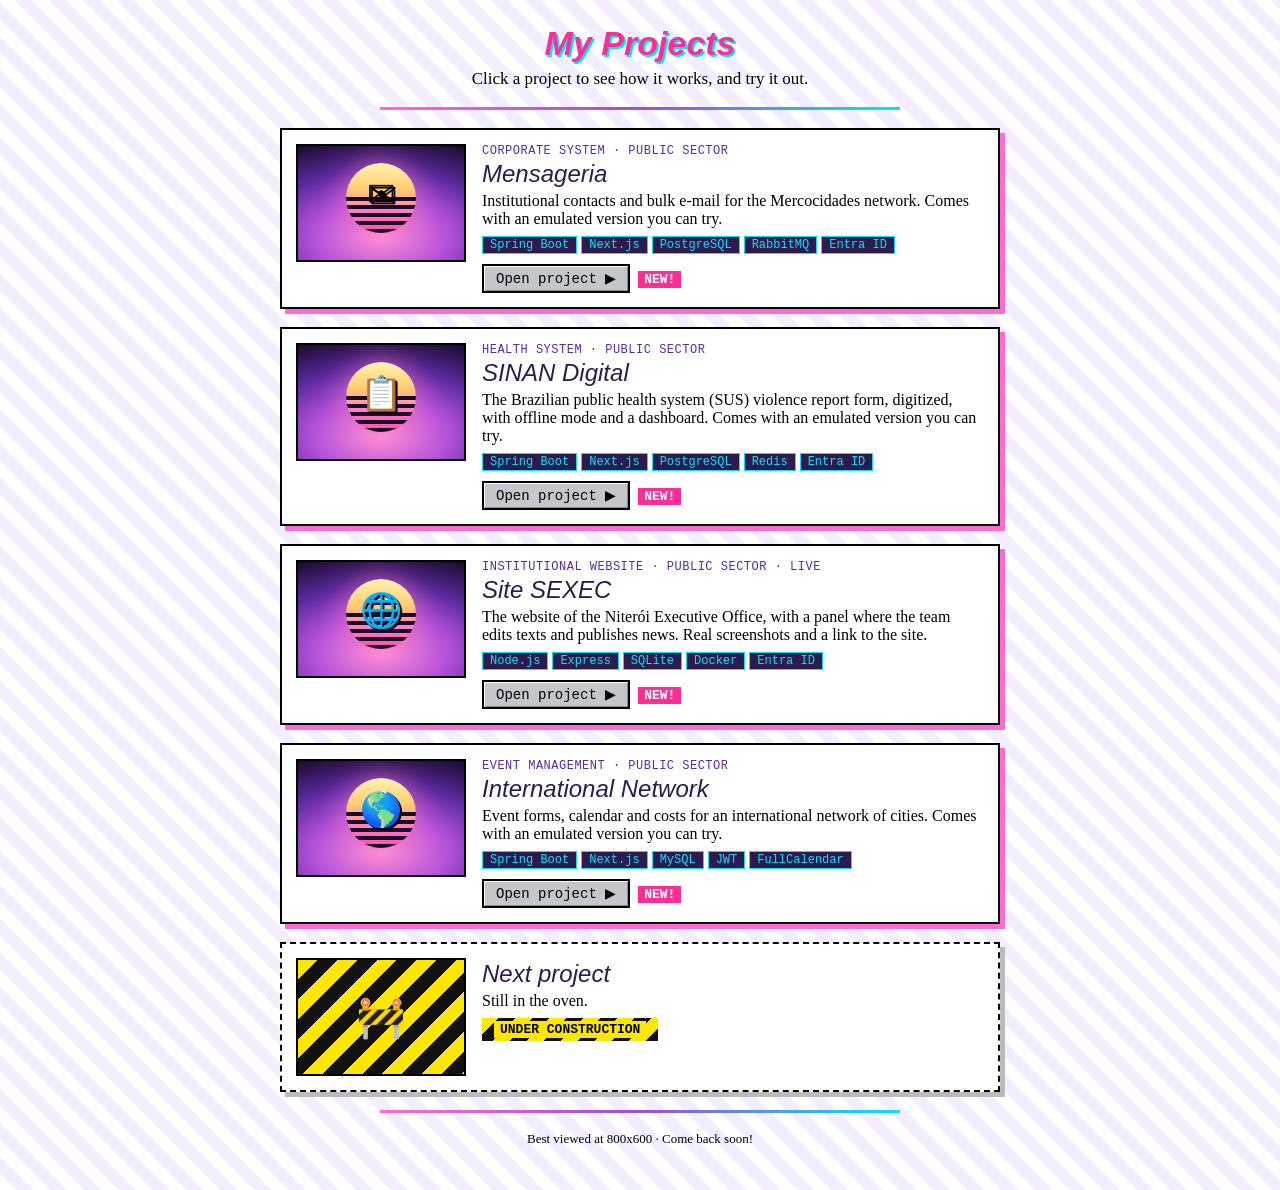
<file: desktop-os/projetos/index.html>
<!DOCTYPE html>
<html lang="pt-BR">
<head>
<meta charset="UTF-8" />
<meta name="viewport" content="width=device-width, initial-scale=1.0" />
<title data-en="Projects">Projetos</title>
<link rel="stylesheet" href="../cursor.css" />
<!--
  Página inicial do "Projetos.exe" (o navegador do BRENNO//OS): a lista de projetos.
  Cada projeto mora numa pasta própria aqui dentro (ex.: mensageria/index.html).
  O navegador carrega este arquivo (dá pra mudar em PROJECTS_PAGE, no index.html do desktop).
-->
<style>
  :root{ --pink:#ff6ad5; --cyan:#00e5ff; --purple:#9d4edd; --deep:#1a0b2e; --deep2:#2d1b4e; --yellow:#ffe66d; --hot:#ff2e97; --win:#c3c7cb; --win-dark:#868a8e;
    --mono:'Lucida Console','Courier New',monospace; --display:'Arial Black',Impact,sans-serif; }
  *{ box-sizing:border-box; }
  body{ margin:0; padding:24px 20px 30px; font-family:'Times New Roman',serif; color:#000;
    background:#fff repeating-linear-gradient(45deg,#fff 0 12px,#f4ecff 12px 24px); }
  .page{ max-width:720px; margin:0 auto; }
  h1{ margin:0 0 6px; text-align:center; font-family:var(--display); font-style:italic; font-size:34px; color:var(--hot); text-shadow:2px 2px 0 var(--cyan); }
  .sub{ margin:0; text-align:center; font-size:17px; }
  hr{ border:0; height:3px; max-width:520px; margin:18px auto; background:linear-gradient(90deg,#ff6ad5,#9d4edd,#00e5ff); }
  a{ color:#0000ee; }
  /* mesmo cursor pixelado do desktop (vem de ../cursor.css), inclusive em cima dos links */
  a, button{ cursor:inherit; }

  .proj{ display:flex; gap:16px; margin-bottom:18px; padding:14px; color:inherit; text-decoration:none; background:#fff; border:2px solid #000;
    box-shadow:5px 5px 0 var(--pink); transition:transform .15s, box-shadow .15s; }
  a.proj:hover{ transform:translate(-2px,-2px); box-shadow:7px 7px 0 var(--cyan); }
  a.proj:hover .go{ background:var(--yellow); }
  .thumb{ position:relative; flex:none; width:170px; height:118px; overflow:hidden; border:2px solid #000;
    background:radial-gradient(120% 100% at 50% 80%, #ff8fd9 0%, #b14fd8 35%, #5b2a9e 60%, var(--deep) 90%); }
  .thumb .sun{ position:absolute; left:50%; top:46%; translate:-50% -50%; width:70px; aspect-ratio:1; border-radius:50%; overflow:hidden;
    background:linear-gradient(#fff3b0,#ffcc70 38%,#ff7bbf 70%,#ff4fa3); box-shadow:0 0 24px 4px rgba(255,120,190,.5); }
  .thumb .sun::after{ content:""; position:absolute; left:0; right:0; bottom:0; height:58%; background:repeating-linear-gradient(to bottom,transparent 0 4px,var(--deep) 4px 8px); }
  .thumb .grid{ position:absolute; left:-30%; right:-30%; bottom:-14%; height:46%; opacity:.6;
    background-image:linear-gradient(var(--cyan) 1px,transparent 1px), linear-gradient(90deg,var(--cyan) 1px,transparent 1px);
    background-size:18px 18px; transform:perspective(120px) rotateX(68deg); transform-origin:bottom; }
  .thumb .mail{ position:absolute; left:50%; top:42%; translate:-50% -50%; font-size:34px; filter:drop-shadow(2px 2px 0 #000); animation:bob 2.4s ease-in-out infinite; }
  @keyframes bob{ 50%{ transform:translateY(-5px) rotate(-4deg); } }
  .info{ flex:1; min-width:0; }
  .kick{ font:12px var(--mono); color:#5b2a9e; text-transform:uppercase; letter-spacing:.5px; }
  .info h2{ margin:2px 0 4px; font:italic 24px var(--display); color:var(--deep2); }
  .info p{ margin:0 0 8px; font-size:16px; }
  .tags{ display:flex; flex-wrap:wrap; gap:4px; margin-bottom:10px; }
  .tags span{ padding:1px 7px; font:12px var(--mono); color:var(--cyan); background:var(--deep2); border:1px solid var(--cyan); }
  .go{ display:inline-block; padding:4px 12px; font:14px var(--mono); color:#000; background:var(--win); border:2px solid #000;
    box-shadow:inset 1px 1px 0 #fff, inset -1px -1px 0 var(--win-dark); }
  .new{ margin-left:8px; font:bold 13px var(--mono); color:#fff; background:var(--hot); padding:1px 6px; animation:blink 1s steps(1) infinite; }
  .soon{ box-shadow:5px 5px 0 #bbb; border-style:dashed; }
  .soon .thumb{ display:grid; place-items:center; font-size:40px; background:repeating-linear-gradient(135deg,#ffe600 0 14px,#111 14px 28px); }
  .tape{ display:inline-block; padding:4px 12px; font:bold 13px var(--mono); background:repeating-linear-gradient(135deg,#ffe600 0 12px,#111 12px 24px); }
  .tape span{ background:#ffe600; padding:1px 6px; }
  .blink{ animation:blink 1s steps(1) infinite; }
  @keyframes blink{ 50%{ opacity:0; } }
  .foot{ text-align:center; font-size:13px; }
  @media (max-width:560px){ .proj{ flex-direction:column; } .thumb{ width:100%; } }
  @media (prefers-reduced-motion:reduce){ *{ animation:none !important; } }
</style>
</head>
<body>
<div class="page">
  <h1 data-en="My Projects">Meus Projetos</h1>
  <p class="sub" data-en="Click a project to see how it works, and try it out.">Clique num projeto pra ver como ele funciona — e testar.</p>
  <hr>

  <a class="proj" href="mensageria/index.html">
    <div class="thumb" aria-hidden="true"><div class="sun"></div><div class="grid"></div><div class="mail">✉</div></div>
    <div class="info">
      <div class="kick" data-en="Corporate system · Public sector">Sistema corporativo · Setor público</div>
      <h2>Mensageria</h2>
      <p data-en="Institutional contacts and bulk e-mail for the Mercocidades network. Comes with an emulated version you can try.">Contatos institucionais e e-mail em massa para a rede Mercocidades. Tem versão emulada pra testar.</p>
      <div class="tags"><span>Spring Boot</span><span>Next.js</span><span>PostgreSQL</span><span>RabbitMQ</span><span>Entra ID</span></div>
      <span class="go" data-en="Open project ▶">Abrir projeto ▶</span><span class="new" data-en="NEW!">NOVO!</span>
    </div>
  </a>

  <a class="proj" href="sinan/index.html">
    <div class="thumb" aria-hidden="true"><div class="sun"></div><div class="grid"></div><div class="mail">📋</div></div>
    <div class="info">
      <div class="kick" data-en="Health system · Public sector">Sistema de saúde · Setor público</div>
      <h2>SINAN Digital</h2>
      <p data-en="The Brazilian public health system (SUS) violence report form, digitized, with offline mode and a dashboard. Comes with an emulated version you can try.">A ficha de notificação de violência do SUS, digitalizada, com modo offline e dashboard. Tem versão emulada pra testar.</p>
      <div class="tags"><span>Spring Boot</span><span>Next.js</span><span>PostgreSQL</span><span>Redis</span><span>Entra ID</span></div>
      <span class="go" data-en="Open project ▶">Abrir projeto ▶</span><span class="new" data-en="NEW!">NOVO!</span>
    </div>
  </a>

  <a class="proj" href="site-sexec/index.html">
    <div class="thumb" aria-hidden="true"><div class="sun"></div><div class="grid"></div><div class="mail">🌐</div></div>
    <div class="info">
      <div class="kick" data-en="Institutional website · Public sector · Live">Site institucional · Setor público · No ar</div>
      <h2>Site SEXEC</h2>
      <p data-en="The website of the Niterói Executive Office, with a panel where the team edits texts and publishes news. Real screenshots and a link to the site.">O site da Secretaria Executiva de Niterói, com painel para a equipe editar textos e publicar notícias. Prints reais e link pro site.</p>
      <div class="tags"><span>Node.js</span><span>Express</span><span>SQLite</span><span>Docker</span><span>Entra ID</span></div>
      <span class="go" data-en="Open project ▶">Abrir projeto ▶</span><span class="new" data-en="NEW!">NOVO!</span>
    </div>
  </a>

  <a class="proj" href="rede-internacional/index.html">
    <div class="thumb" aria-hidden="true"><div class="sun"></div><div class="grid"></div><div class="mail">🌎</div></div>
    <div class="info">
      <div class="kick" data-en="Event management · Public sector">Gestão de eventos · Setor público</div>
      <h2 data-en="International Network">Rede Internacional</h2>
      <p data-en="Event forms, calendar and costs for an international network of cities. Comes with an emulated version you can try.">Fichas, calendário e custos dos eventos de uma rede internacional de cidades. Tem versão emulada pra testar.</p>
      <div class="tags"><span>Spring Boot</span><span>Next.js</span><span>MySQL</span><span>JWT</span><span>FullCalendar</span></div>
      <span class="go" data-en="Open project ▶">Abrir projeto ▶</span><span class="new" data-en="NEW!">NOVO!</span>
    </div>
  </a>

  <div class="proj soon">
    <div class="thumb" aria-hidden="true">🚧</div>
    <div class="info">
      <h2 data-en="Next project">Próximo projeto</h2>
      <p data-en="Still in the oven.">Ainda no forno.</p>
      <div class="tape"><span data-en="UNDER CONSTRUCTION">EM CONSTRUÇÃO</span></div>
    </div>
  </div>

  <hr>
  <p class="foot"><span data-en="Best viewed at 800x600">Melhor visualizado em 800x600</span> &middot; <span class="blink" data-en="Come back soon!">Volte sempre!</span></p>
</div>
<script src="../click-sound.js"></script>
<script src="../i18n.js"></script>
</body>
</html>
</file>
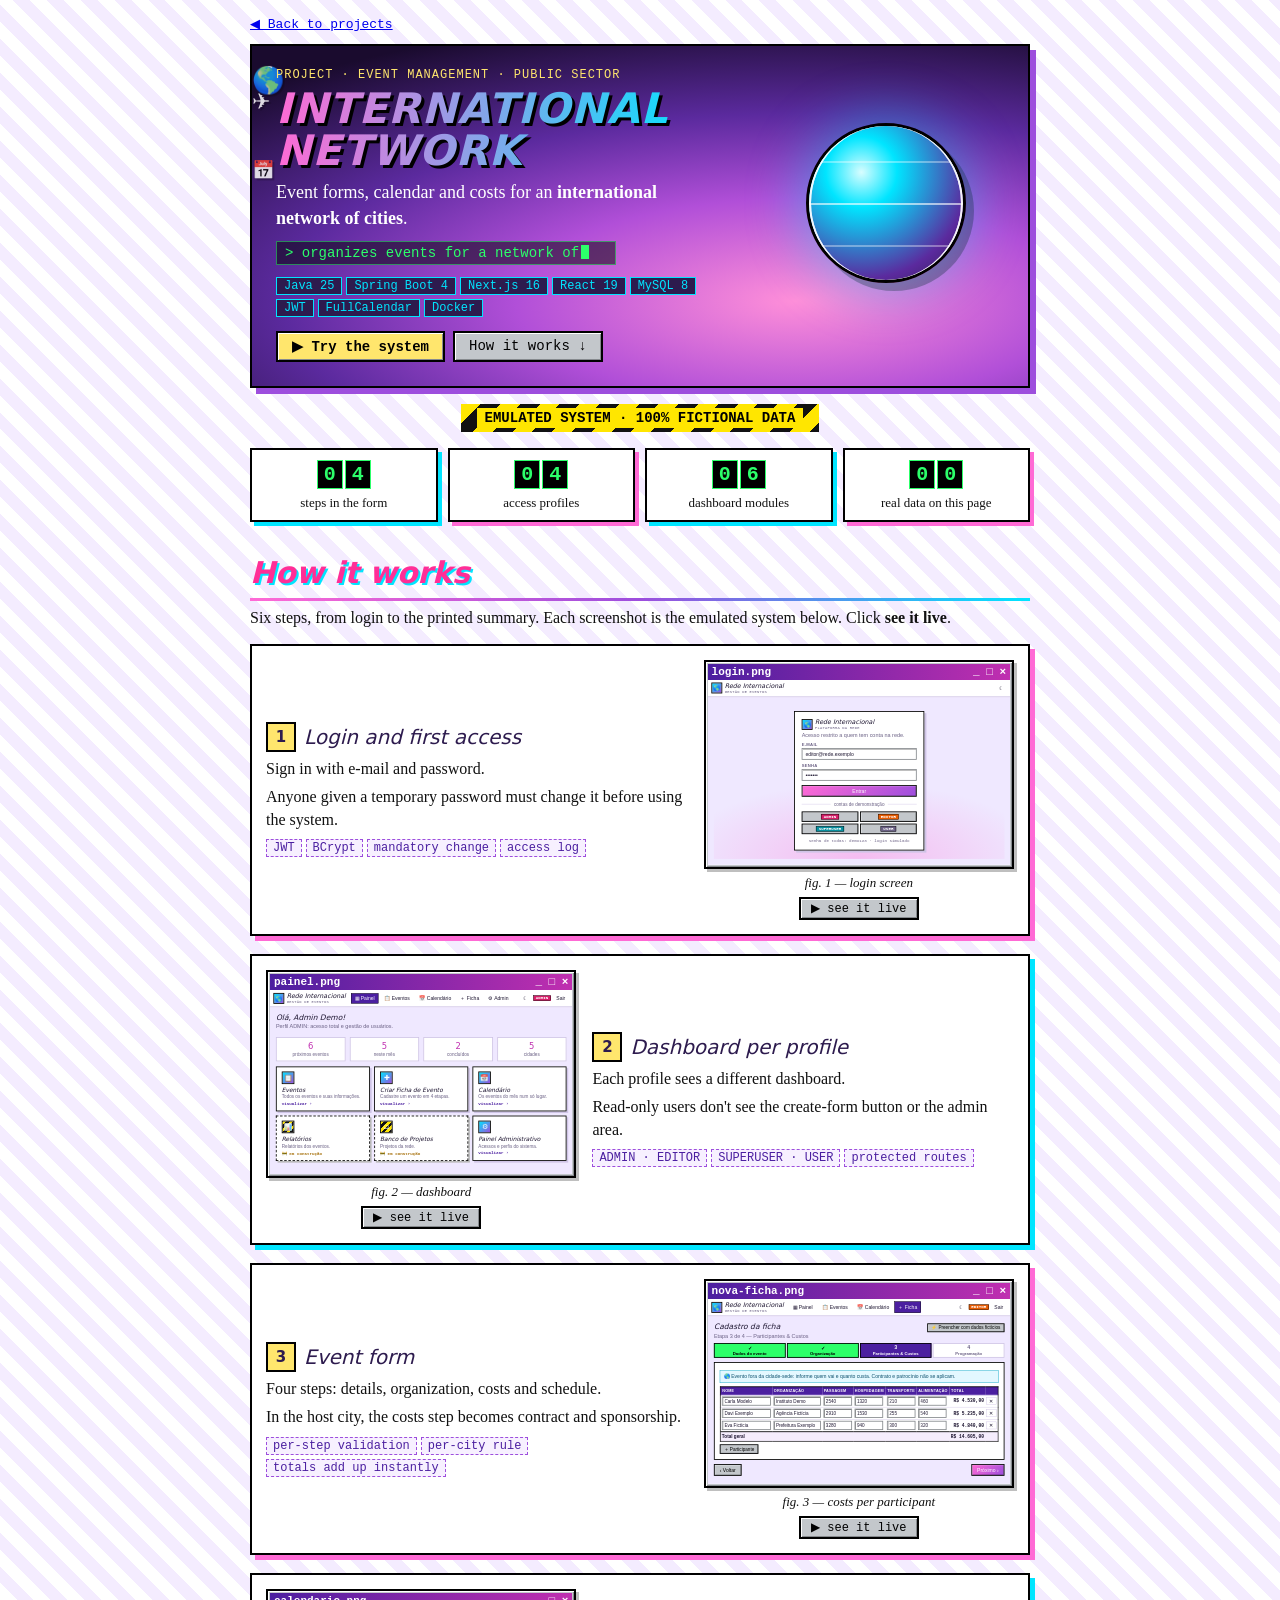
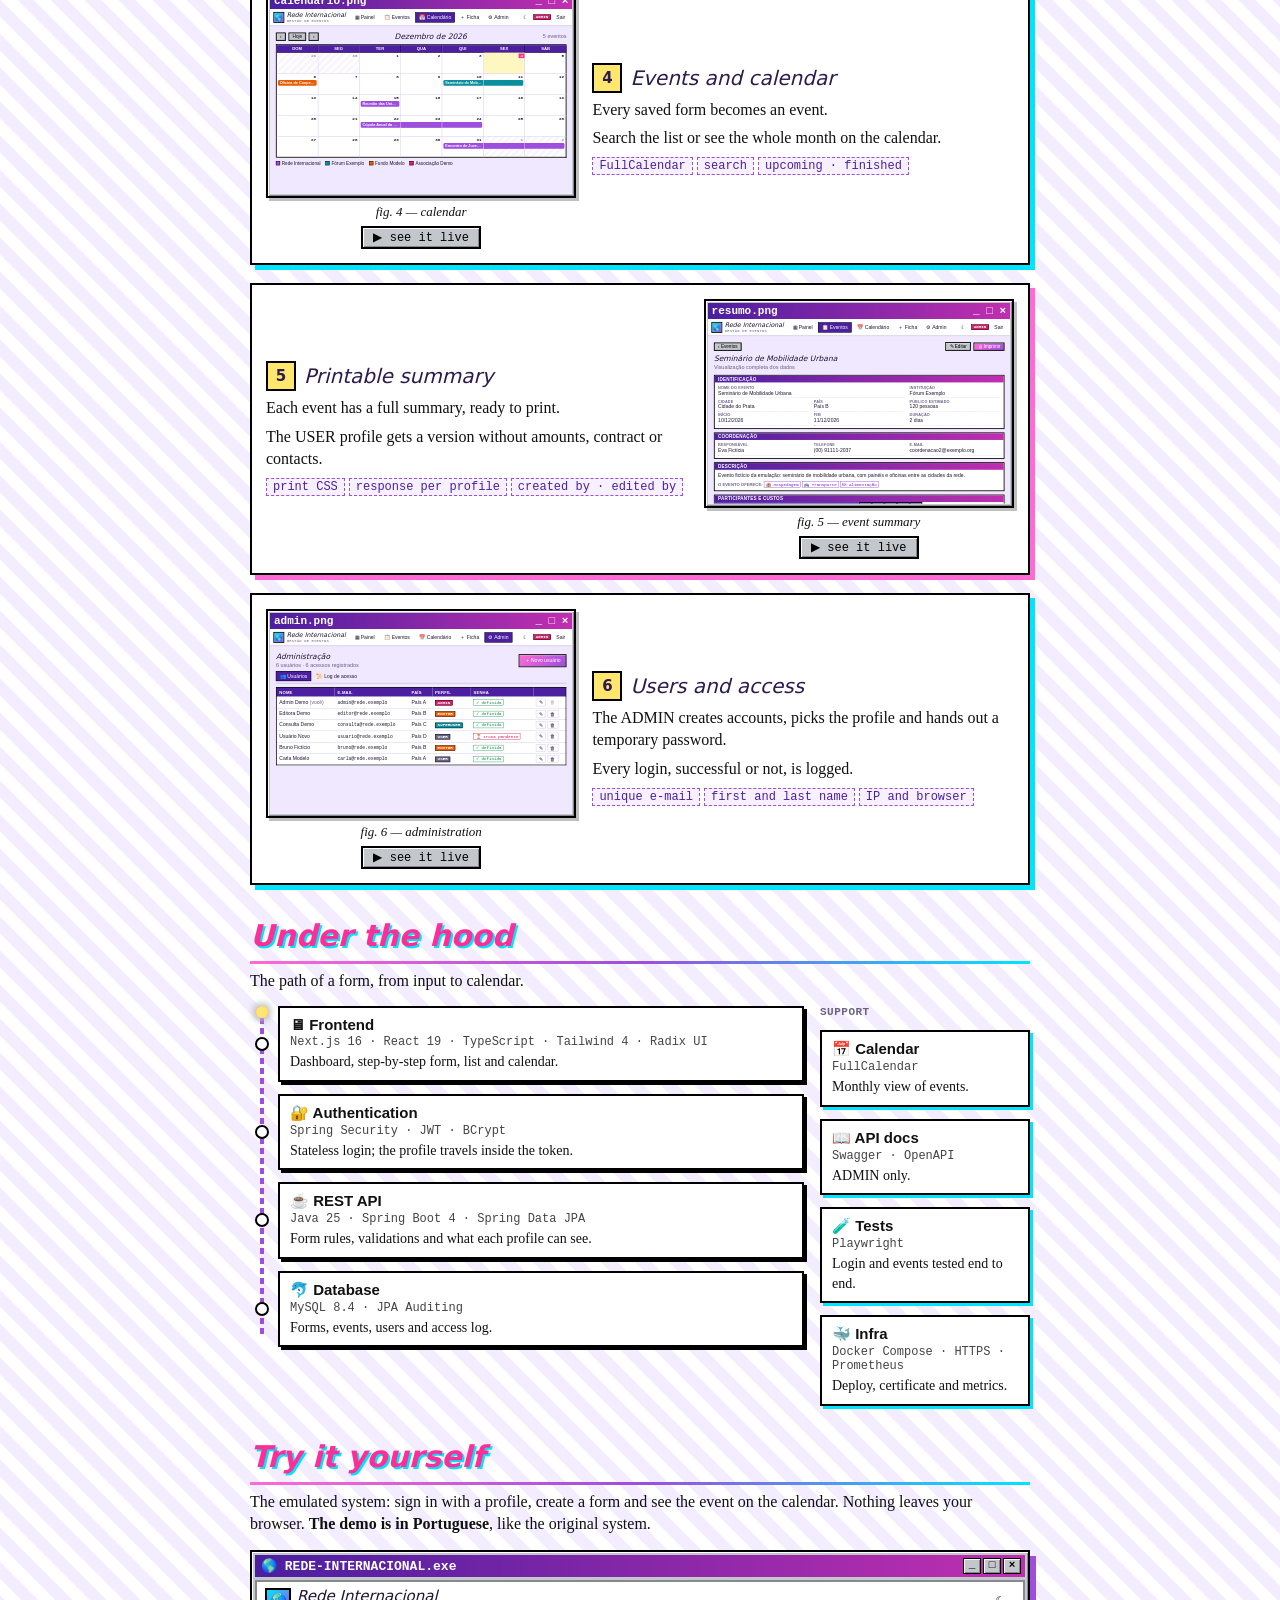
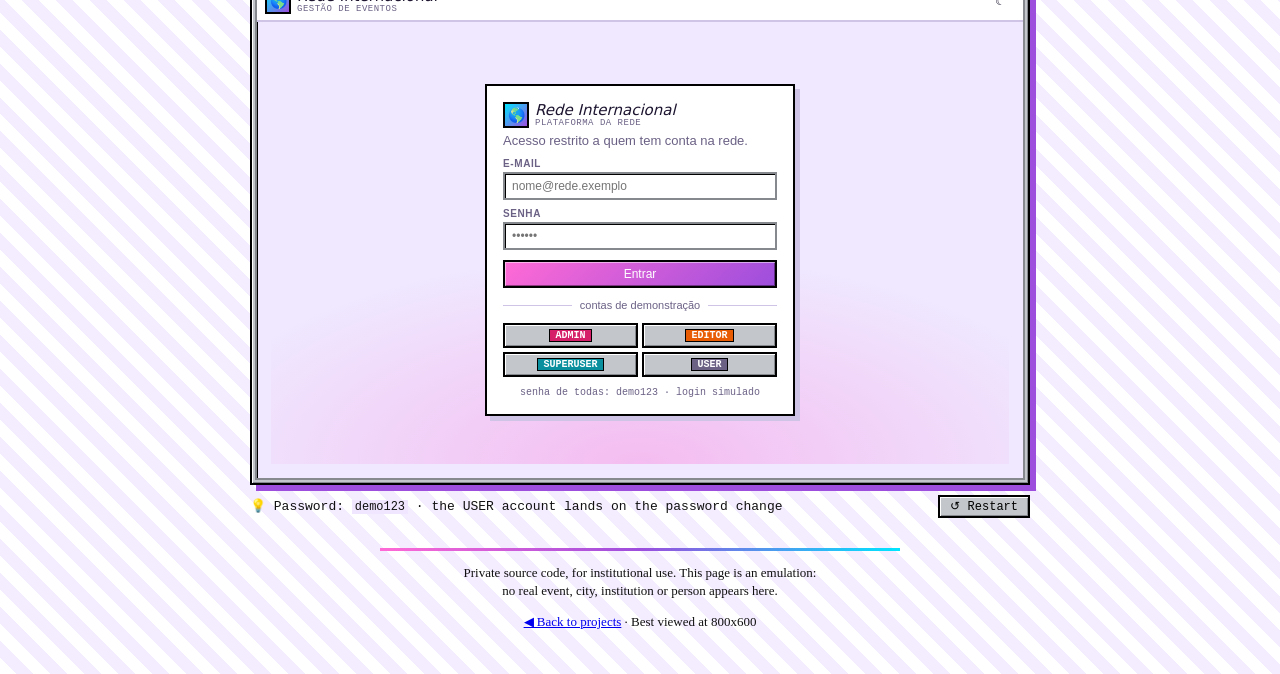
<file: desktop-os/projetos/rede-internacional/index.html>
<!DOCTYPE html>
<html lang="pt-BR">
<head>
<meta charset="UTF-8" />
<meta name="viewport" content="width=device-width, initial-scale=1.0" />
<title data-en="International Network — Projects">Rede Internacional — Projetos</title>
<!--
  Página do projeto Rede Internacional, aberta pelo Projetos.exe (navegador do BRENNO//OS).
  Mesmo formato da Mensageria: explicação em etapas com "prints" e, embaixo, o sistema emulado.
  TUDO é simulado: eventos, cidades, instituições, pessoas, valores e logs são inventados,
  vivem só na memória desta página e nada sai do navegador. O nome real da rede, das
  instituições e das cidades não aparece aqui. O código do sistema real é privado.
    ../mensageria/style.css  base visual compartilhada (hero, etapas, prints, mini-app)
    style.css                peças novas desta página
    app.js                   dados fictícios, mini-app e animações
-->
<link rel="stylesheet" href="../../cursor.css" />
<link rel="stylesheet" href="../mensageria/style.css" />
<link rel="stylesheet" href="style.css" />
</head>
<body>
<div class="page">
  <a class="crumb" href="../index.html" data-en="◀ Back to projects">◀ Voltar aos projetos</a>

  <!-- ===== HERO ===== -->
  <header class="hero">
    <div class="scene" aria-hidden="true">
      <div class="grid"></div>
      <div class="globe"><i></i><i></i><i></i><b></b></div>
      <span class="env" style="top:12%; animation-duration:14s">✈</span>
      <span class="env" style="top:33%; animation-duration:18s; animation-delay:-7s; font-size:18px">📅</span>
      <span class="env" style="top:5%;  animation-duration:22s; animation-delay:-13s; font-size:26px">🌎</span>
    </div>
    <div class="hero-in">
      <div class="kicker" data-en="Project · Event management · Public sector">Projeto · Gestão de eventos · Setor público</div>
      <h1 class="title" data-en="INTERNATIONAL<br>NETWORK">REDE<br>INTERNACIONAL</h1>
      <p class="lede" data-en="Event forms, calendar and costs for an <b>international network of cities</b>.">Fichas, calendário e custos dos eventos de uma <b>rede internacional de cidades</b>.</p>
      <p class="typing" aria-hidden="true">&gt; <span id="typed">organiza os eventos de uma rede de cidades</span><i class="caret"></i></p>
      <div class="chips">
        <span class="chip">Java 25</span><span class="chip">Spring Boot 4</span><span class="chip">Next.js 16</span><span class="chip">React 19</span>
        <span class="chip">MySQL 8</span><span class="chip">JWT</span><span class="chip">FullCalendar</span><span class="chip">Docker</span>
      </div>
      <div class="cta">
        <a class="btn95 hot" href="#demo" data-jump="demo" data-en="▶ Try the system">▶ Testar o sistema</a>
        <a class="btn95" href="#etapas" data-jump="etapas" data-en="How it works ↓">Como funciona ↓</a>
      </div>
    </div>
  </header>

  <div class="tape"><span data-en="EMULATED SYSTEM · 100% FICTIONAL DATA">SISTEMA EMULADO · DADOS 100% FICTÍCIOS</span></div>

  <section class="stats reveal" aria-label="Números do sistema">
    <div class="stat"><span class="counter" data-count="4"></span><div class="lbl" data-en="steps in the form">etapas na ficha</div></div>
    <div class="stat"><span class="counter" data-count="4"></span><div class="lbl" data-en="access profiles">perfis de acesso</div></div>
    <div class="stat"><span class="counter" data-count="6"></span><div class="lbl" data-en="dashboard modules">módulos no painel</div></div>
    <div class="stat"><span class="counter" data-count="0"></span><div class="lbl" data-en="real data on this page">dados reais nesta página</div></div>
  </section>

  <!-- ===== ETAPAS ===== -->
  <section id="etapas">
    <h2 class="sec" data-en="How it works">Como funciona</h2>
    <p class="sub" data-en="Six steps, from login to the printed summary. Each screenshot is the emulated system below. Click <b>see it live</b>.">Seis etapas, do login ao resumo impresso. Cada print é o sistema emulado lá embaixo — clique em <b>ver ao vivo</b>.</p>

    <div class="steps">
      <article class="step reveal">
        <div class="txt">
          <h3 data-en="<span class=&quot;num&quot;>1</span>Login and first access"><span class="num">1</span>Login e primeiro acesso</h3>
          <p data-en="Sign in with e-mail and password.">Entra com e-mail e senha.</p>
          <p data-en="Anyone given a temporary password must change it before using the system.">Quem recebeu senha temporária precisa trocá-la antes de usar o sistema.</p>
          <ul class="facts"><li>JWT</li><li>BCrypt</li><li data-en="mandatory change">troca obrigatória</li><li data-en="access log">log de acesso</li></ul>
        </div>
        <figure class="print" data-print="login" data-file="login.png"><figcaption data-en="fig. 1 — login screen">fig. 1 — tela de login</figcaption></figure>
      </article>

      <article class="step reveal">
        <div class="txt">
          <h3 data-en="<span class=&quot;num&quot;>2</span>Dashboard per profile"><span class="num">2</span>Painel por perfil</h3>
          <p data-en="Each profile sees a different dashboard.">Cada perfil vê um painel diferente.</p>
          <p data-en="Read-only users don't see the create-form button or the admin area.">Quem só consulta não vê o botão de criar ficha nem a administração.</p>
          <ul class="facts"><li>ADMIN · EDITOR</li><li>SUPERUSER · USER</li><li data-en="protected routes">rotas protegidas</li></ul>
        </div>
        <figure class="print" data-print="painel" data-file="painel.png"><figcaption data-en="fig. 2 — dashboard">fig. 2 — painel</figcaption></figure>
      </article>

      <article class="step reveal">
        <div class="txt">
          <h3 data-en="<span class=&quot;num&quot;>3</span>Event form"><span class="num">3</span>Ficha do evento</h3>
          <p data-en="Four steps: details, organization, costs and schedule.">Quatro etapas: dados, organização, custos e programação.</p>
          <p data-en="In the host city, the costs step becomes contract and sponsorship.">Na cidade-sede, a etapa de custos vira contrato e patrocínio.</p>
          <ul class="facts"><li data-en="per-step validation">validação por etapa</li><li data-en="per-city rule">regra por cidade</li><li data-en="totals add up instantly">total somado na hora</li></ul>
        </div>
        <figure class="print" data-print="ficha" data-file="nova-ficha.png"><figcaption data-en="fig. 3 — costs per participant">fig. 3 — custos por participante</figcaption></figure>
      </article>

      <article class="step reveal">
        <div class="txt">
          <h3 data-en="<span class=&quot;num&quot;>4</span>Events and calendar"><span class="num">4</span>Eventos e calendário</h3>
          <p data-en="Every saved form becomes an event.">Toda ficha salva vira um evento.</p>
          <p data-en="Search the list or see the whole month on the calendar.">Dá pra buscar na lista ou ver o mês inteiro no calendário.</p>
          <ul class="facts"><li>FullCalendar</li><li data-en="search">busca</li><li data-en="upcoming · finished">próximos · concluídos</li></ul>
        </div>
        <figure class="print" data-print="calendario" data-file="calendario.png"><figcaption data-en="fig. 4 — calendar">fig. 4 — calendário</figcaption></figure>
      </article>

      <article class="step reveal">
        <div class="txt">
          <h3 data-en="<span class=&quot;num&quot;>5</span>Printable summary"><span class="num">5</span>Resumo para imprimir</h3>
          <p data-en="Each event has a full summary, ready to print.">Cada evento tem um resumo completo, pronto para imprimir.</p>
          <p data-en="The USER profile gets a version without amounts, contract or contacts.">O perfil USER recebe a versão sem valores, contrato e contatos.</p>
          <ul class="facts"><li data-en="print CSS">CSS de impressão</li><li data-en="response per profile">resposta por perfil</li><li data-en="created by · edited by">quem criou · quem editou</li></ul>
        </div>
        <figure class="print" data-print="resumo" data-file="resumo.png"><figcaption data-en="fig. 5 — event summary">fig. 5 — resumo do evento</figcaption></figure>
      </article>

      <article class="step reveal">
        <div class="txt">
          <h3 data-en="<span class=&quot;num&quot;>6</span>Users and access"><span class="num">6</span>Usuários e acessos</h3>
          <p data-en="The ADMIN creates accounts, picks the profile and hands out a temporary password.">O ADMIN cria contas, escolhe o perfil e entrega uma senha temporária.</p>
          <p data-en="Every login, successful or not, is logged.">Todo login, certo ou errado, fica registrado.</p>
          <ul class="facts"><li data-en="unique e-mail">e-mail único</li><li data-en="first and last name">nome e sobrenome</li><li data-en="IP and browser">IP e navegador</li></ul>
        </div>
        <figure class="print" data-print="admin" data-file="admin.png"><figcaption data-en="fig. 6 — administration">fig. 6 — administração</figcaption></figure>
      </article>
    </div>
  </section>

  <!-- ===== ARQUITETURA ===== -->
  <section id="arquitetura" class="reveal">
    <h2 class="sec" data-en="Under the hood">Por baixo do capô</h2>
    <p class="sub" data-en="The path of a form, from input to calendar.">O caminho de uma ficha, do formulário ao calendário.</p>
    <div class="arch">
      <div class="pipe">
        <span class="pkt"></span><span class="pkt p2"></span><span class="pkt p3"></span>
        <div class="layer">
          <div class="ln">🖥 Frontend</div>
          <div class="tech">Next.js 16 · React 19 · TypeScript · Tailwind 4 · Radix UI</div>
          <div class="note" data-en="Dashboard, step-by-step form, list and calendar.">Painel, ficha em etapas, lista e calendário.</div>
        </div>
        <div class="layer">
          <div class="ln" data-en="🔐 Authentication">🔐 Autenticação</div>
          <div class="tech">Spring Security · JWT · BCrypt</div>
          <div class="note" data-en="Stateless login; the profile travels inside the token.">Login sem estado; o perfil vai dentro do token.</div>
        </div>
        <div class="layer">
          <div class="ln" data-en="☕ REST API">☕ API REST</div>
          <div class="tech">Java 25 · Spring Boot 4 · Spring Data JPA</div>
          <div class="note" data-en="Form rules, validations and what each profile can see.">Regras da ficha, validações e o que cada perfil pode ver.</div>
        </div>
        <div class="layer">
          <div class="ln" data-en="🐬 Database">🐬 Banco</div>
          <div class="tech">MySQL 8.4 · JPA Auditing</div>
          <div class="note" data-en="Forms, events, users and access log.">Fichas, eventos, usuários e log de acesso.</div>
        </div>
      </div>
      <div class="side">
        <div class="st" data-en="Support">Apoio</div>
        <div class="layer">
          <div class="ln" data-en="📅 Calendar">📅 Calendário</div>
          <div class="tech">FullCalendar</div>
          <div class="note" data-en="Monthly view of events.">Visão mensal dos eventos.</div>
        </div>
        <div class="layer">
          <div class="ln" data-en="📖 API docs">📖 Docs da API</div>
          <div class="tech">Swagger · OpenAPI</div>
          <div class="note" data-en="ADMIN only.">Só o ADMIN acessa.</div>
        </div>
        <div class="layer">
          <div class="ln" data-en="🧪 Tests">🧪 Testes</div>
          <div class="tech">Playwright</div>
          <div class="note" data-en="Login and events tested end to end.">Login e eventos testados de ponta a ponta.</div>
        </div>
        <div class="layer">
          <div class="ln">🐳 Infra</div>
          <div class="tech">Docker Compose · HTTPS · Prometheus</div>
          <div class="note" data-en="Deploy, certificate and metrics.">Deploy, certificado e métricas.</div>
        </div>
      </div>
    </div>
  </section>

  <!-- ===== SISTEMA EMULADO ===== -->
  <section id="demo">
    <h2 class="sec" data-en="Try it yourself">Teste você mesmo</h2>
    <p class="sub" data-en="The emulated system: sign in with a profile, create a form and see the event on the calendar. Nothing leaves your browser. <b>The demo is in Portuguese</b>, like the original system.">O sistema emulado: entre com um perfil, crie uma ficha e veja o evento no calendário. Nada sai do seu navegador.</p>
    <div class="win" id="demoWin">
      <div class="wtitle"><span>🌎 REDE-INTERNACIONAL.exe</span><span class="wbtns" aria-hidden="true"><b>_</b><b>□</b><b>×</b></span></div>
      <div id="app"></div>
    </div>
    <div class="demo-foot">
      <span data-en="💡 Password: <code>demo123</code> · the USER account lands on the password change">💡 Senha: <code>demo123</code> · a conta USER cai na troca de senha</span>
      <button class="btn95 sm" id="resetDemo" type="button" data-en="↺ Restart">↺ Reiniciar</button>
    </div>
  </section>

  <footer>
    <hr>
    <p data-en="Private source code, for institutional use. This page is an emulation:<br>no real event, city, institution or person appears here.">Código-fonte privado, de uso institucional. Esta página é uma emulação:<br>nenhum evento, cidade, instituição ou pessoa real aparece aqui.</p>
    <p data-en="<a href=&quot;../index.html&quot;>◀ Back to projects</a> · Best viewed at 800x600"><a href="../index.html">◀ Voltar aos projetos</a> · Melhor visualizado em 800x600</p>
  </footer>
</div>

<script src="../../click-sound.js"></script>
<script src="app.js"></script>
<script src="../../i18n.js"></script>
</body>
</html>
</file>
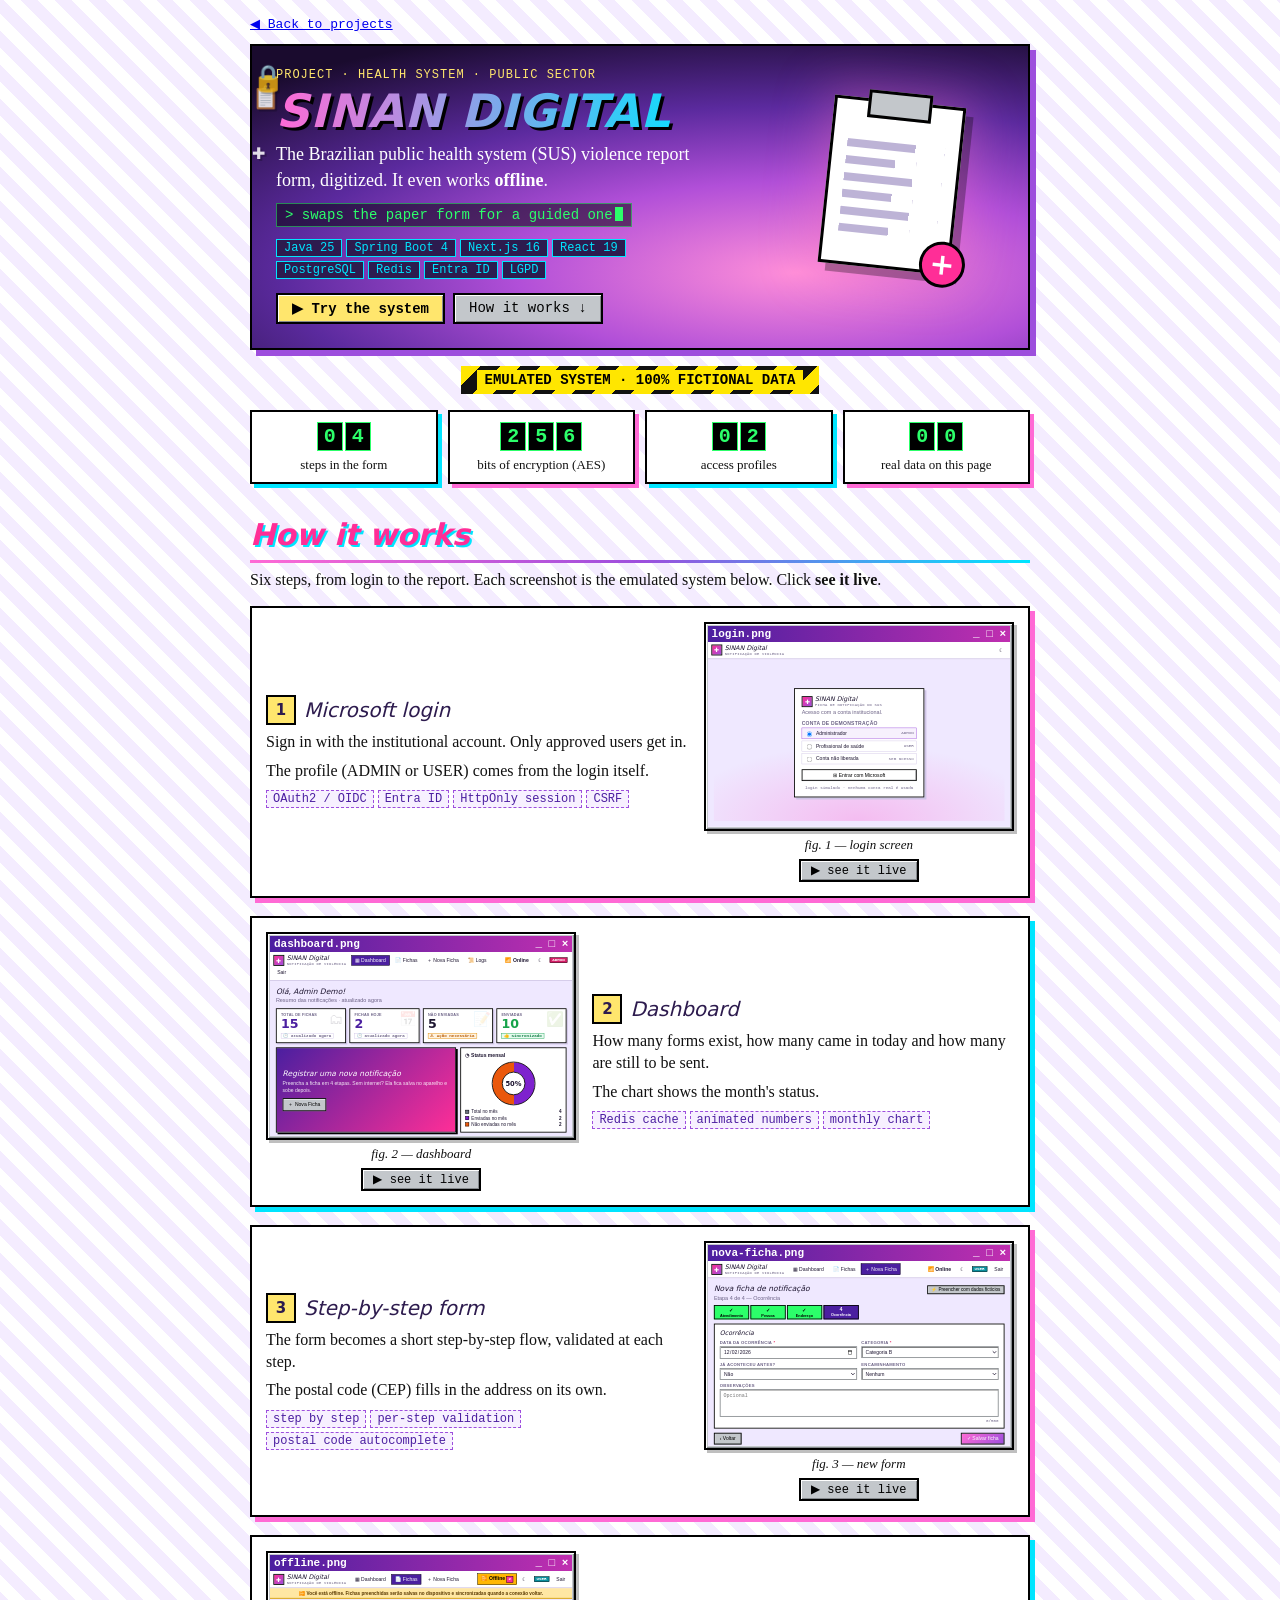
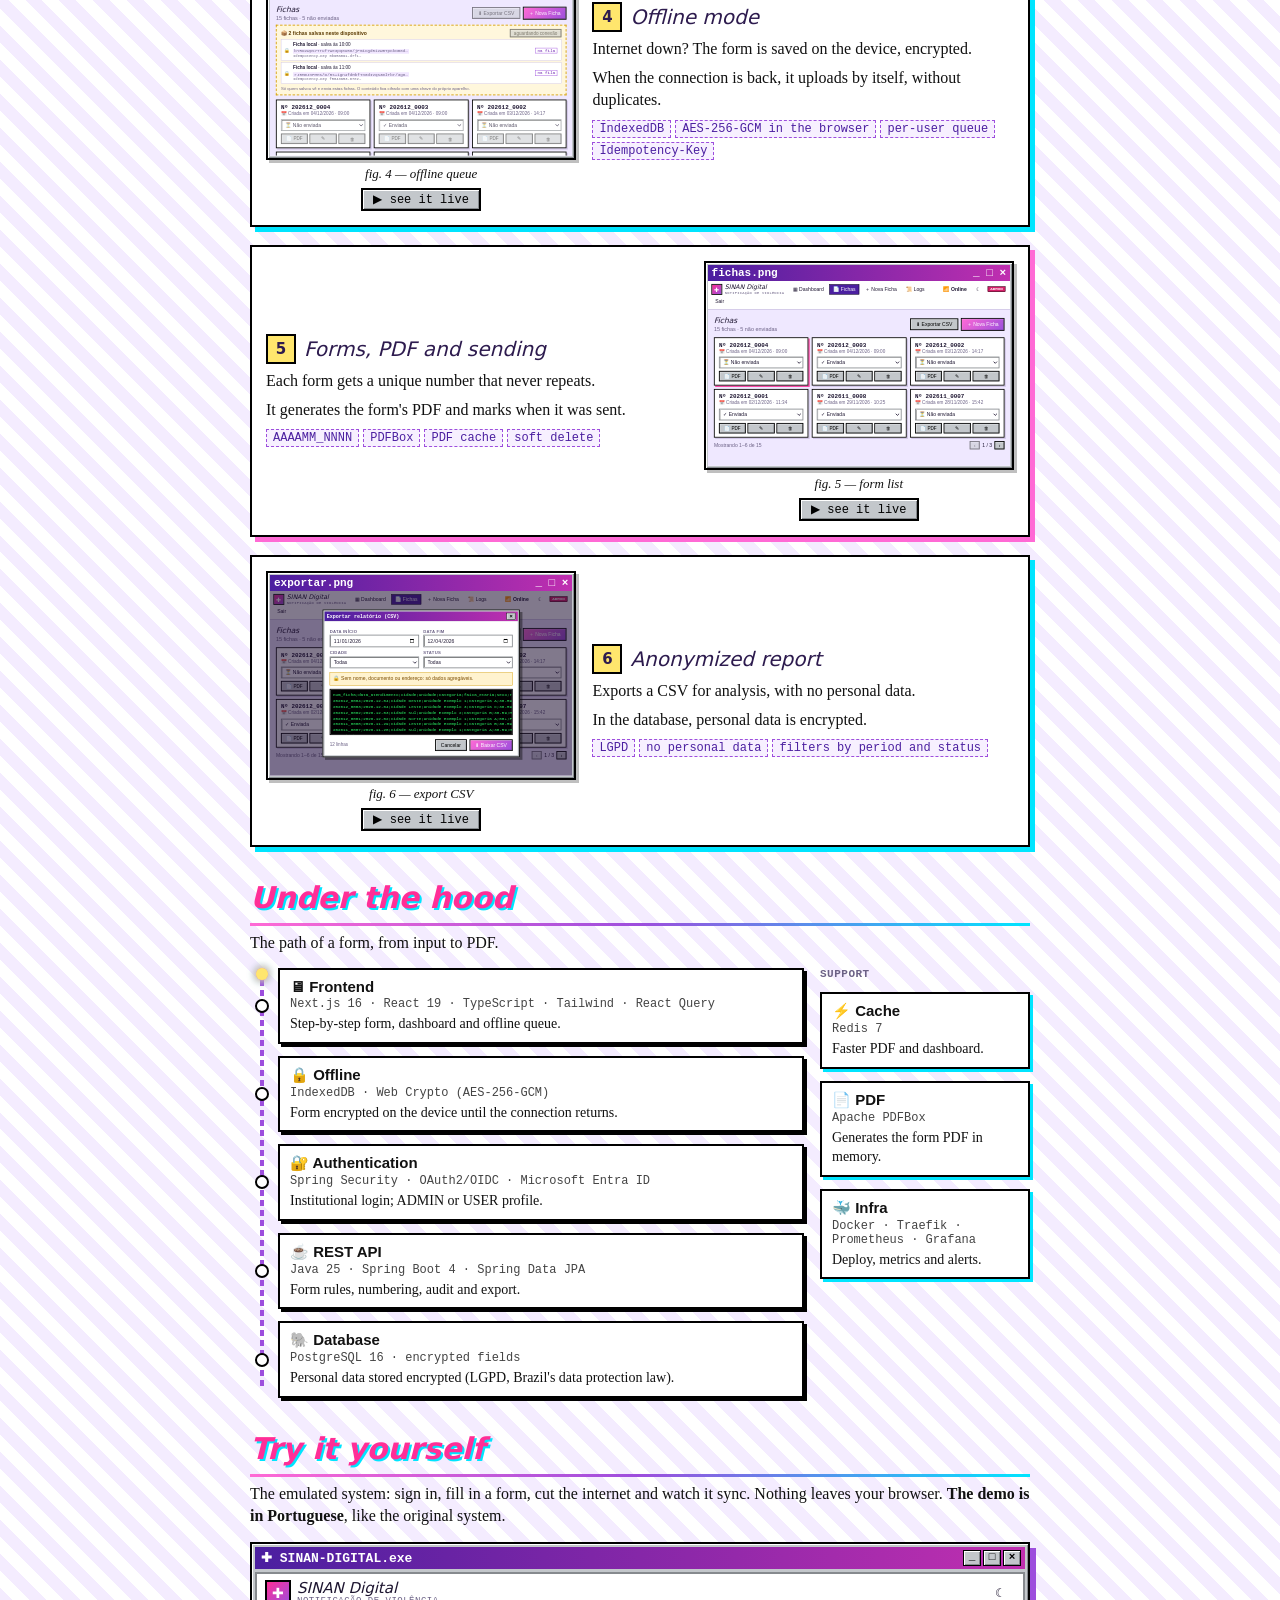
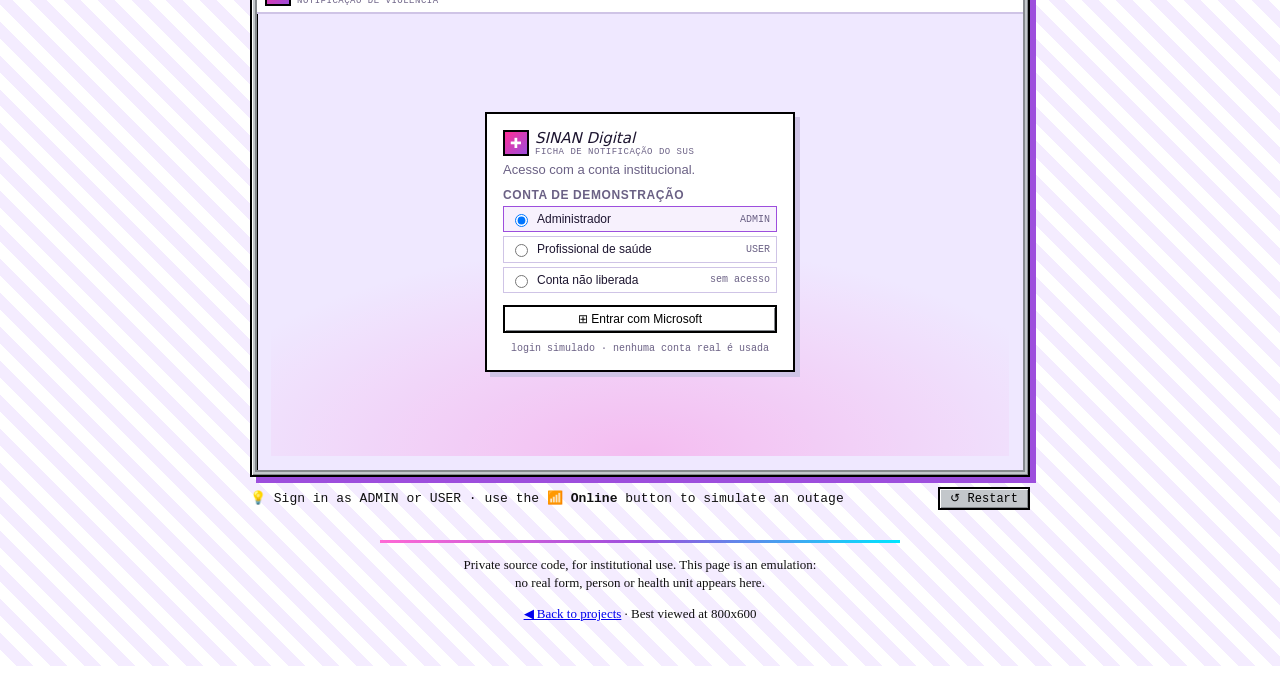
<file: desktop-os/projetos/sinan/index.html>
<!DOCTYPE html>
<html lang="pt-BR">
<head>
<meta charset="UTF-8" />
<meta name="viewport" content="width=device-width, initial-scale=1.0" />
<title data-en="SINAN Digital — Projects">SINAN Digital — Projetos</title>
<!--
  Página do projeto SINAN Digital, aberta pelo Projetos.exe (navegador do BRENNO//OS).
  Mesmo formato da Mensageria: explicação em etapas com "prints" e, embaixo, o sistema emulado.
  TUDO é simulado: fichas, pessoas, unidades e logs são inventados, vivem só na memória
  desta página e nada sai do navegador (o CSV exportado é gerado aqui mesmo, com dados fictícios).
  O código do sistema real é privado.
    ../mensageria/style.css  base visual compartilhada (hero, etapas, prints, mini-app)
    style.css                peças novas desta página
    app.js                   dados fictícios, mini-app e animações
-->
<link rel="stylesheet" href="../../cursor.css" />
<link rel="stylesheet" href="../mensageria/style.css" />
<link rel="stylesheet" href="style.css" />
</head>
<body>
<div class="page">
  <a class="crumb" href="../index.html" data-en="◀ Back to projects">◀ Voltar aos projetos</a>

  <!-- ===== HERO ===== -->
  <header class="hero">
    <div class="scene" aria-hidden="true">
      <div class="grid"></div>
      <div class="clip"><i></i><i></i><i></i><i></i><i></i><i></i><b>+</b></div>
      <span class="env" style="top:12%; animation-duration:13s">📋</span>
      <span class="env" style="top:32%; animation-duration:17s; animation-delay:-7s; font-size:16px">✚</span>
      <span class="env" style="top:5%;  animation-duration:21s; animation-delay:-13s; font-size:26px">🔒</span>
    </div>
    <div class="hero-in">
      <div class="kicker" data-en="Project · Health system · Public sector">Projeto · Sistema de saúde · Setor público</div>
      <h1 class="title">SINAN DIGITAL</h1>
      <p class="lede" data-en="The Brazilian public health system (SUS) violence report form, digitized. It even works <b>offline</b>.">A ficha de notificação de violência do SUS, digitalizada. Funciona até <b>sem internet</b>.</p>
      <p class="typing" aria-hidden="true">&gt; <span id="typed">troca a ficha de papel por um formulário guiado</span><i class="caret"></i></p>
      <div class="chips">
        <span class="chip">Java 25</span><span class="chip">Spring Boot 4</span><span class="chip">Next.js 16</span><span class="chip">React 19</span>
        <span class="chip">PostgreSQL</span><span class="chip">Redis</span><span class="chip">Entra ID</span><span class="chip">LGPD</span>
      </div>
      <div class="cta">
        <a class="btn95 hot" href="#demo" data-jump="demo" data-en="▶ Try the system">▶ Testar o sistema</a>
        <a class="btn95" href="#etapas" data-jump="etapas" data-en="How it works ↓">Como funciona ↓</a>
      </div>
    </div>
  </header>

  <div class="tape"><span data-en="EMULATED SYSTEM · 100% FICTIONAL DATA">SISTEMA EMULADO · DADOS 100% FICTÍCIOS</span></div>

  <section class="stats reveal" aria-label="Números do sistema">
    <div class="stat"><span class="counter" data-count="4"></span><div class="lbl" data-en="steps in the form">etapas no formulário</div></div>
    <div class="stat"><span class="counter" data-count="256"></span><div class="lbl" data-en="bits of encryption (AES)">bits de criptografia (AES)</div></div>
    <div class="stat"><span class="counter" data-count="2"></span><div class="lbl" data-en="access profiles">perfis de acesso</div></div>
    <div class="stat"><span class="counter" data-count="0"></span><div class="lbl" data-en="real data on this page">dados reais nesta página</div></div>
  </section>

  <!-- ===== ETAPAS ===== -->
  <section id="etapas">
    <h2 class="sec" data-en="How it works">Como funciona</h2>
    <p class="sub" data-en="Six steps, from login to the report. Each screenshot is the emulated system below. Click <b>see it live</b>.">Seis etapas, do login ao relatório. Cada print é o sistema emulado lá embaixo — clique em <b>ver ao vivo</b>.</p>

    <div class="steps">
      <article class="step reveal">
        <div class="txt">
          <h3 data-en="<span class=&quot;num&quot;>1</span>Microsoft login"><span class="num">1</span>Login com Microsoft</h3>
          <p data-en="Sign in with the institutional account. Only approved users get in.">Entra com a conta institucional. Só acessa quem foi liberado.</p>
          <p data-en="The profile (ADMIN or USER) comes from the login itself.">O perfil (ADMIN ou USER) vem do próprio login.</p>
          <ul class="facts"><li>OAuth2 / OIDC</li><li>Entra ID</li><li data-en="HttpOnly session">sessão HttpOnly</li><li>CSRF</li></ul>
        </div>
        <figure class="print" data-print="login" data-file="login.png"><figcaption data-en="fig. 1 — login screen">fig. 1 — tela de login</figcaption></figure>
      </article>

      <article class="step reveal">
        <div class="txt">
          <h3><span class="num">2</span>Dashboard</h3>
          <p data-en="How many forms exist, how many came in today and how many are still to be sent.">Quantas fichas existem, quantas entraram hoje e quantas faltam enviar.</p>
          <p data-en="The chart shows the month's status.">O gráfico mostra o status do mês.</p>
          <ul class="facts"><li data-en="Redis cache">cache no Redis</li><li data-en="animated numbers">números animados</li><li data-en="monthly chart">gráfico mensal</li></ul>
        </div>
        <figure class="print" data-print="dashboard" data-file="dashboard.png"><figcaption>fig. 2 — dashboard</figcaption></figure>
      </article>

      <article class="step reveal">
        <div class="txt">
          <h3 data-en="<span class=&quot;num&quot;>3</span>Step-by-step form"><span class="num">3</span>Ficha em etapas</h3>
          <p data-en="The form becomes a short step-by-step flow, validated at each step.">O formulário vira um passo a passo curto, validado a cada etapa.</p>
          <p data-en="The postal code (CEP) fills in the address on its own.">O CEP completa o endereço sozinho.</p>
          <ul class="facts"><li data-en="step by step">passo a passo</li><li data-en="per-step validation">validação por etapa</li><li data-en="postal code autocomplete">autocomplete de CEP</li></ul>
        </div>
        <figure class="print" data-print="wizard" data-file="nova-ficha.png"><figcaption data-en="fig. 3 — new form">fig. 3 — nova ficha</figcaption></figure>
      </article>

      <article class="step reveal">
        <div class="txt">
          <h3 data-en="<span class=&quot;num&quot;>4</span>Offline mode"><span class="num">4</span>Modo offline</h3>
          <p data-en="Internet down? The form is saved on the device, encrypted.">Caiu a internet? A ficha fica salva no aparelho, cifrada.</p>
          <p data-en="When the connection is back, it uploads by itself, without duplicates.">Quando a conexão volta, ela sobe sozinha, sem duplicar.</p>
          <ul class="facts"><li>IndexedDB</li><li data-en="AES-256-GCM in the browser">AES-256-GCM no navegador</li><li data-en="per-user queue">fila por usuário</li><li>Idempotency-Key</li></ul>
        </div>
        <figure class="print" data-print="offline" data-file="offline.png"><figcaption data-en="fig. 4 — offline queue">fig. 4 — fila offline</figcaption></figure>
      </article>

      <article class="step reveal">
        <div class="txt">
          <h3 data-en="<span class=&quot;num&quot;>5</span>Forms, PDF and sending"><span class="num">5</span>Fichas, PDF e envio</h3>
          <p data-en="Each form gets a unique number that never repeats.">Cada ficha ganha um número único, que nunca se repete.</p>
          <p data-en="It generates the form's PDF and marks when it was sent.">Gera o PDF da ficha e marca quando ela foi enviada.</p>
          <ul class="facts"><li>AAAAMM_NNNN</li><li>PDFBox</li><li data-en="PDF cache">cache de PDF</li><li data-en="soft delete">exclusão lógica</li></ul>
        </div>
        <figure class="print" data-print="fichas" data-file="fichas.png"><figcaption data-en="fig. 5 — form list">fig. 5 — lista de fichas</figcaption></figure>
      </article>

      <article class="step reveal">
        <div class="txt">
          <h3 data-en="<span class=&quot;num&quot;>6</span>Anonymized report"><span class="num">6</span>Relatório anonimizado</h3>
          <p data-en="Exports a CSV for analysis, with no personal data.">Exporta um CSV para análise, sem nenhum dado pessoal.</p>
          <p data-en="In the database, personal data is encrypted.">No banco, os dados pessoais ficam cifrados.</p>
          <ul class="facts"><li>LGPD</li><li data-en="no personal data">sem dado pessoal</li><li data-en="filters by period and status">filtros por período e status</li></ul>
        </div>
        <figure class="print" data-print="exportar" data-file="exportar.png"><figcaption data-en="fig. 6 — export CSV">fig. 6 — exportar CSV</figcaption></figure>
      </article>
    </div>
  </section>

  <!-- ===== ARQUITETURA ===== -->
  <section id="arquitetura" class="reveal">
    <h2 class="sec" data-en="Under the hood">Por baixo do capô</h2>
    <p class="sub" data-en="The path of a form, from input to PDF.">O caminho de uma ficha, do formulário ao PDF.</p>
    <div class="arch">
      <div class="pipe">
        <span class="pkt"></span><span class="pkt p2"></span><span class="pkt p3"></span>
        <div class="layer">
          <div class="ln">🖥 Frontend</div>
          <div class="tech">Next.js 16 · React 19 · TypeScript · Tailwind · React Query</div>
          <div class="note" data-en="Step-by-step form, dashboard and offline queue.">Formulário em etapas, dashboard e fila offline.</div>
        </div>
        <div class="layer">
          <div class="ln">🔒 Offline</div>
          <div class="tech">IndexedDB · Web Crypto (AES-256-GCM)</div>
          <div class="note" data-en="Form encrypted on the device until the connection returns.">Ficha cifrada no aparelho até a conexão voltar.</div>
        </div>
        <div class="layer">
          <div class="ln" data-en="🔐 Authentication">🔐 Autenticação</div>
          <div class="tech">Spring Security · OAuth2/OIDC · Microsoft Entra ID</div>
          <div class="note" data-en="Institutional login; ADMIN or USER profile.">Login institucional; perfil ADMIN ou USER.</div>
        </div>
        <div class="layer">
          <div class="ln" data-en="☕ REST API">☕ API REST</div>
          <div class="tech">Java 25 · Spring Boot 4 · Spring Data JPA</div>
          <div class="note" data-en="Form rules, numbering, audit and export.">Regras da ficha, numeração, auditoria e exportação.</div>
        </div>
        <div class="layer">
          <div class="ln" data-en="🐘 Database">🐘 Banco</div>
          <div class="tech" data-en="PostgreSQL 16 · encrypted fields">PostgreSQL 16 · campos cifrados</div>
          <div class="note" data-en="Personal data stored encrypted (LGPD, Brazil's data protection law).">Dados pessoais gravados cifrados (LGPD).</div>
        </div>
      </div>
      <div class="side">
        <div class="st" data-en="Support">Apoio</div>
        <div class="layer">
          <div class="ln">⚡ Cache</div>
          <div class="tech">Redis 7</div>
          <div class="note" data-en="Faster PDF and dashboard.">PDF e dashboard mais rápidos.</div>
        </div>
        <div class="layer">
          <div class="ln">📄 PDF</div>
          <div class="tech">Apache PDFBox</div>
          <div class="note" data-en="Generates the form PDF in memory.">Gera o PDF da ficha, em memória.</div>
        </div>
        <div class="layer">
          <div class="ln">🐳 Infra</div>
          <div class="tech">Docker · Traefik · Prometheus · Grafana</div>
          <div class="note" data-en="Deploy, metrics and alerts.">Deploy, métricas e alertas.</div>
        </div>
      </div>
    </div>
  </section>

  <!-- ===== SISTEMA EMULADO ===== -->
  <section id="demo">
    <h2 class="sec" data-en="Try it yourself">Teste você mesmo</h2>
    <p class="sub" data-en="The emulated system: sign in, fill in a form, cut the internet and watch it sync. Nothing leaves your browser. <b>The demo is in Portuguese</b>, like the original system.">O sistema emulado: entre, preencha uma ficha, derrube a internet e veja ela sincronizar. Nada sai do seu navegador.</p>
    <div class="win" id="demoWin">
      <div class="wtitle"><span>✚ SINAN-DIGITAL.exe</span><span class="wbtns" aria-hidden="true"><b>_</b><b>□</b><b>×</b></span></div>
      <div id="app"></div>
    </div>
    <div class="demo-foot">
      <span data-en="💡 Sign in as ADMIN or USER · use the <b>📶 Online</b> button to simulate an outage">💡 Entre como ADMIN ou USER · use o botão <b>📶 Online</b> pra simular a queda da internet</span>
      <button class="btn95 sm" id="resetDemo" type="button" data-en="↺ Restart">↺ Reiniciar</button>
    </div>
  </section>

  <footer>
    <hr>
    <p data-en="Private source code, for institutional use. This page is an emulation:<br>no real form, person or health unit appears here.">Código-fonte privado, de uso institucional. Esta página é uma emulação:<br>nenhuma ficha, pessoa ou unidade real aparece aqui.</p>
    <p data-en="<a href=&quot;../index.html&quot;>◀ Back to projects</a> · Best viewed at 800x600"><a href="../index.html">◀ Voltar aos projetos</a> · Melhor visualizado em 800x600</p>
  </footer>
</div>

<script src="../../click-sound.js"></script>
<script src="app.js"></script>
<script src="../../i18n.js"></script>
</body>
</html>
</file>
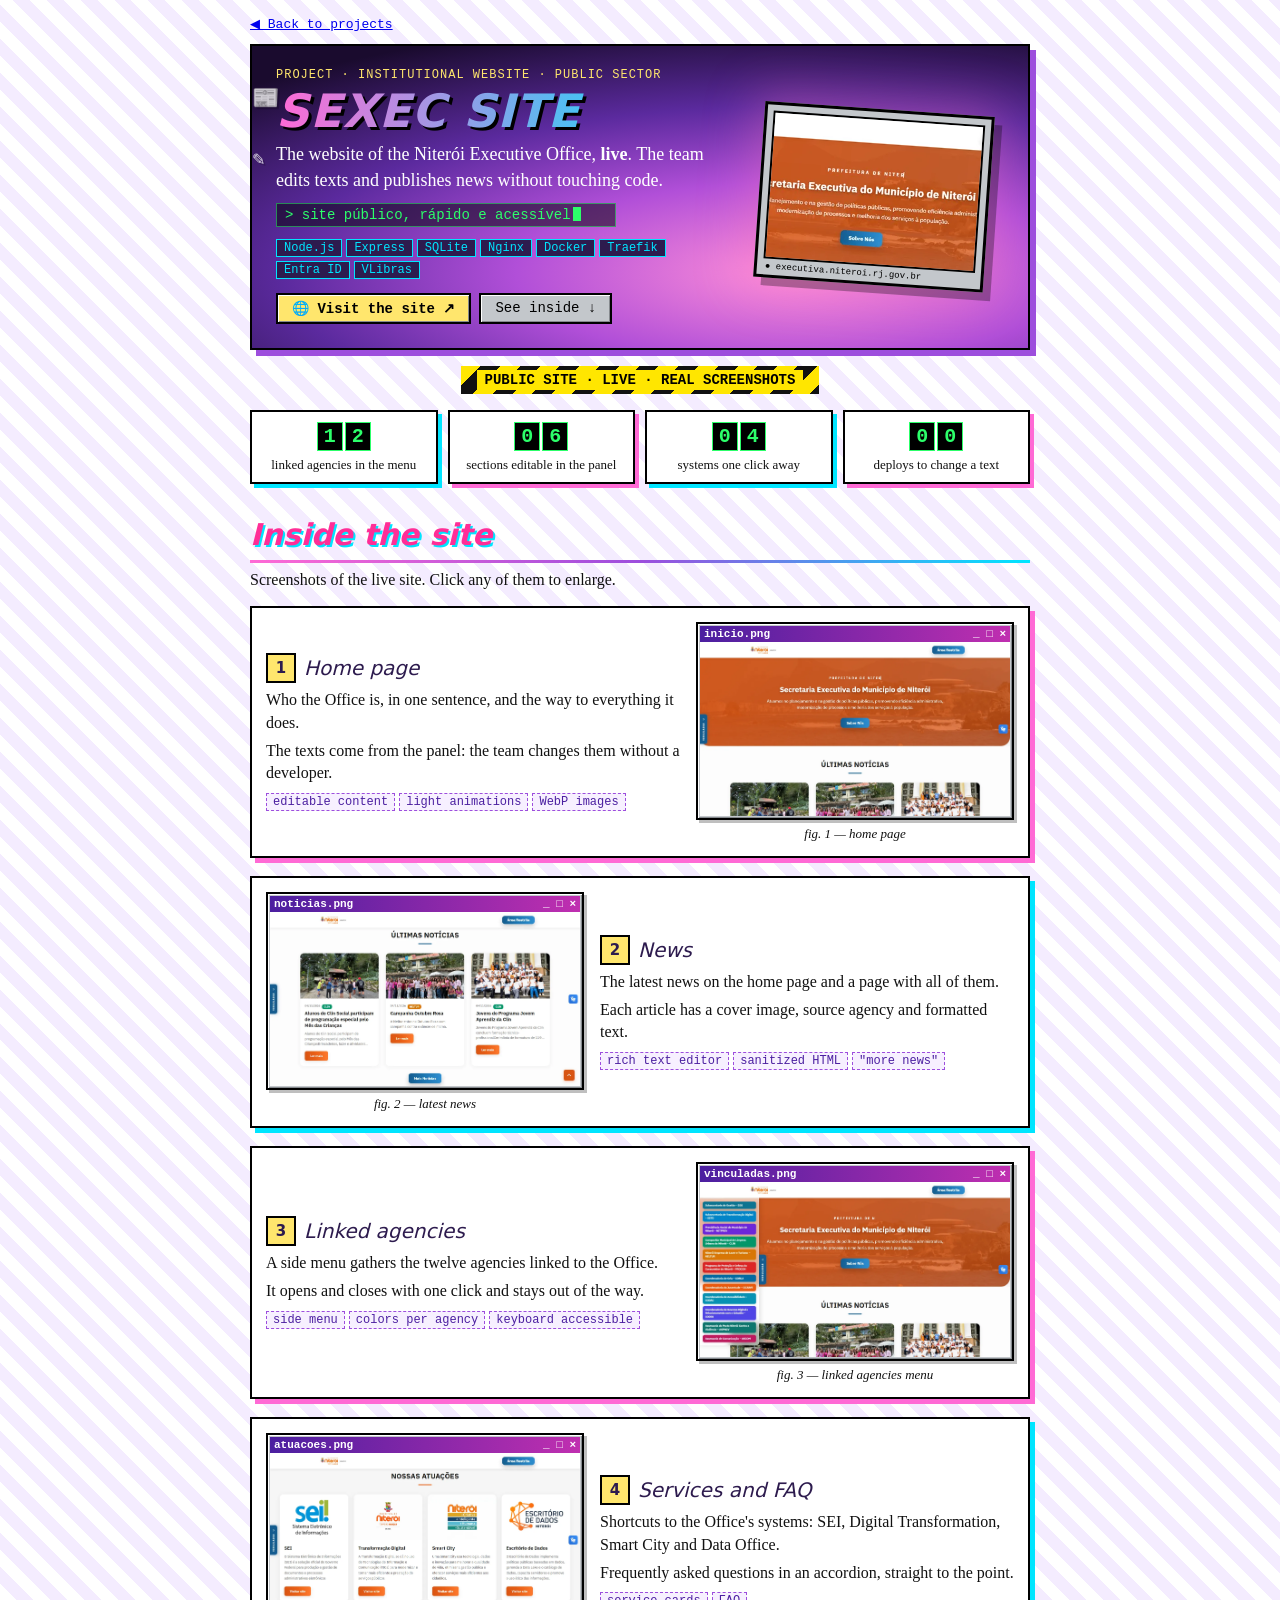
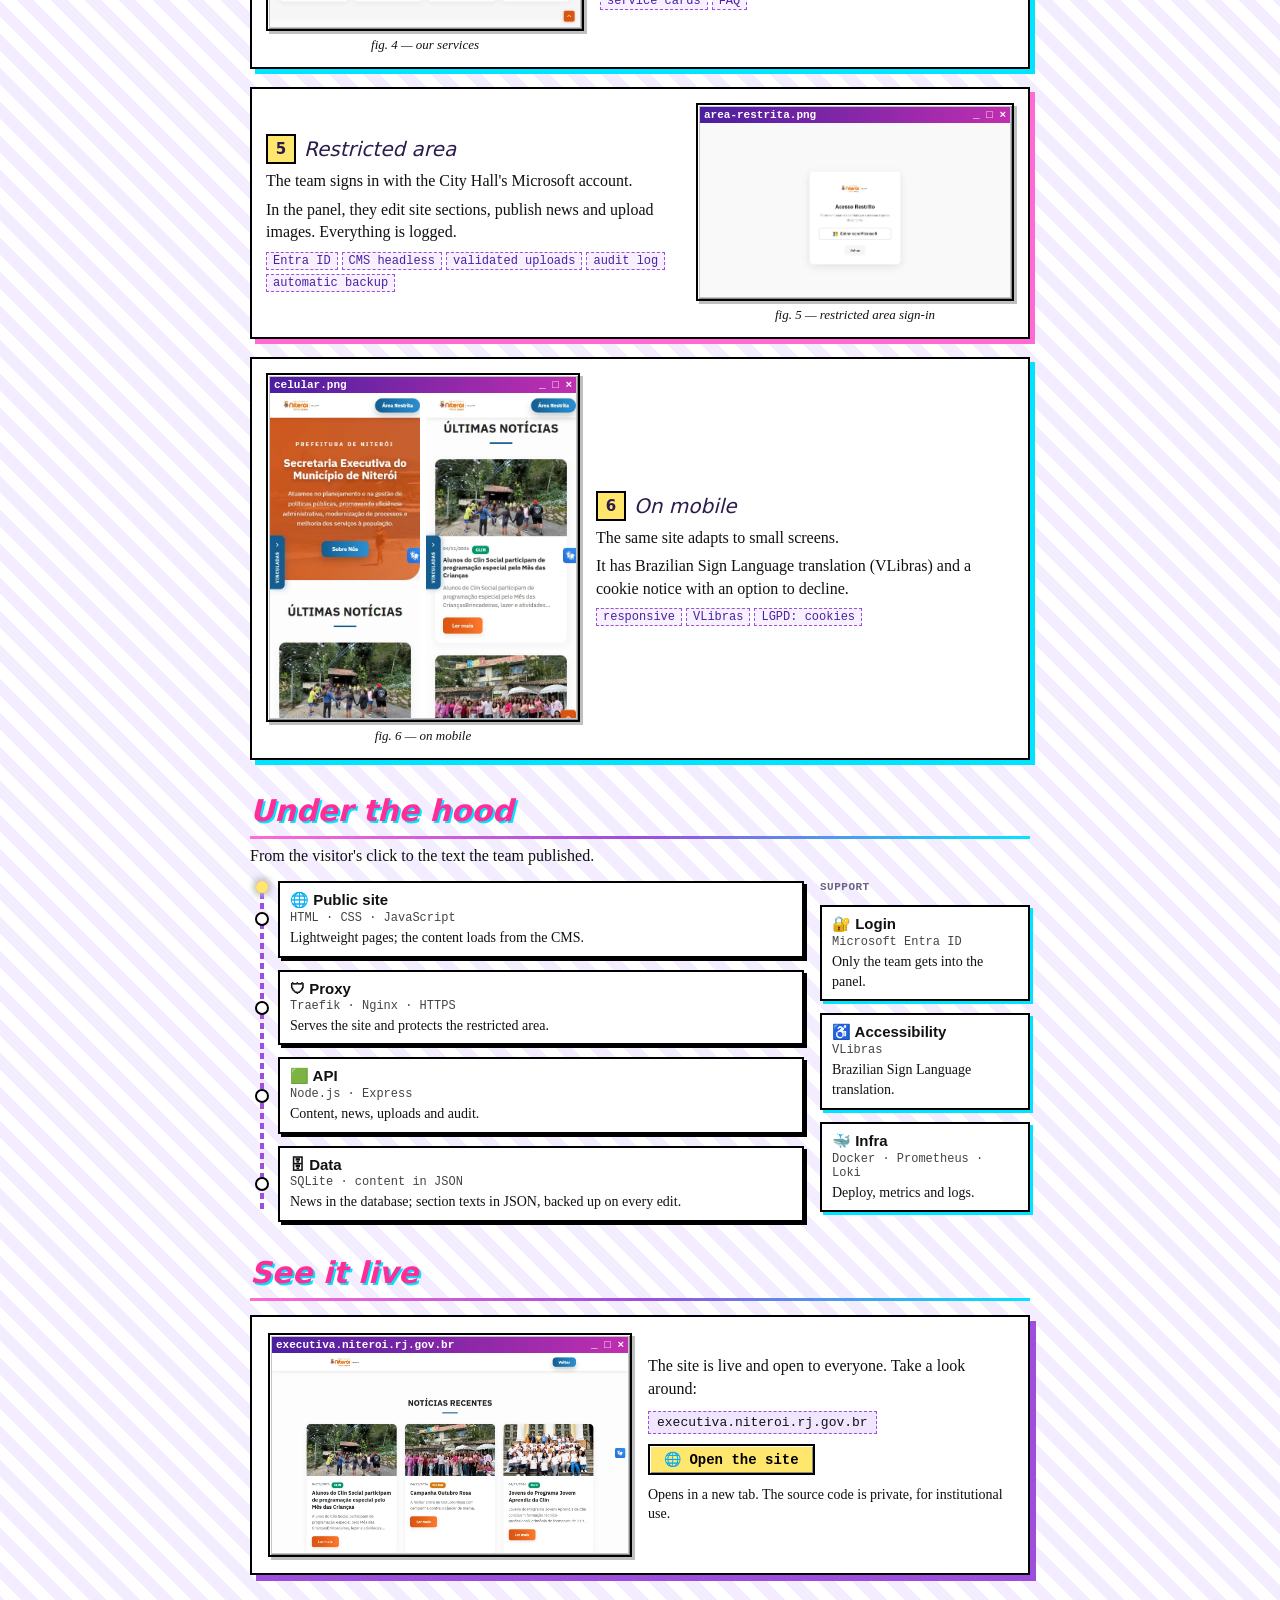
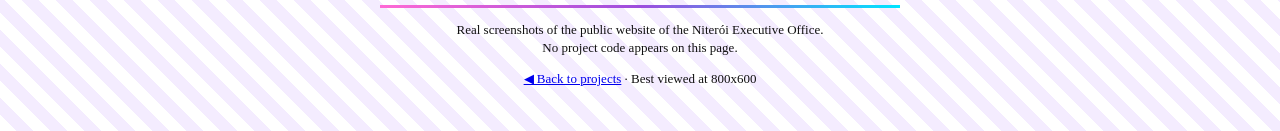
<file: desktop-os/projetos/site-sexec/index.html>
<!DOCTYPE html>
<html lang="pt-BR">
<head>
<meta charset="UTF-8" />
<meta name="viewport" content="width=device-width, initial-scale=1.0" />
<title data-en="SEXEC Website — Projects">Site SEXEC — Projetos</title>
<!--
  Página do projeto Site SEXEC, aberta pelo Projetos.exe (navegador do BRENNO//OS).
  Diferente da Mensageria e do SINAN, este site é público: em vez de um sistema emulado,
  a página mostra prints reais (tirados do site no ar) e um link para visitá-lo.
  Nenhum código do projeto foi usado aqui.
    ../mensageria/style.css  base visual compartilhada (hero, etapas, arquitetura)
    style.css                peças novas desta página (prints reais, lightbox)
    img/                     prints do site no ar, em WebP
-->
<link rel="stylesheet" href="../../cursor.css" />
<link rel="stylesheet" href="../mensageria/style.css" />
<link rel="stylesheet" href="style.css" />
</head>
<body>
<div class="page">
  <a class="crumb" href="../index.html" data-en="◀ Back to projects">◀ Voltar aos projetos</a>

  <!-- ===== HERO ===== -->
  <header class="hero">
    <div class="scene" aria-hidden="true">
      <div class="grid"></div>
      <div class="tela"><img src="img/thumb.webp" alt=""></div>
      <span class="env" style="top:12%; animation-duration:14s">📰</span>
      <span class="env" style="top:34%; animation-duration:18s; animation-delay:-8s; font-size:16px">✎</span>
    </div>
    <div class="hero-in">
      <div class="kicker" data-en="Project · Institutional website · Public sector">Projeto · Site institucional · Setor público</div>
      <h1 class="title" data-en="SEXEC SITE">SITE SEXEC</h1>
      <p class="lede" data-en="The website of the Niterói Executive Office, <b>live</b>. The team edits texts and publishes news without touching code.">O site da Secretaria Executiva de Niterói, <b>no ar</b>. A equipe edita textos e publica notícias sem mexer em código.</p>
      <p class="typing" aria-hidden="true">&gt; <span id="typed">site público, rápido e acessível</span><i class="caret"></i></p>
      <div class="chips">
        <span class="chip">Node.js</span><span class="chip">Express</span><span class="chip">SQLite</span><span class="chip">Nginx</span>
        <span class="chip">Docker</span><span class="chip">Traefik</span><span class="chip">Entra ID</span><span class="chip">VLibras</span>
      </div>
      <div class="cta">
        <a class="btn95 hot" href="https://executiva.niteroi.rj.gov.br/" target="_blank" rel="noopener" data-en="🌐 Visit the site">🌐 Visitar o site</a>
        <a class="btn95" href="#tour" data-jump="tour" data-en="See inside ↓">Ver por dentro ↓</a>
      </div>
    </div>
  </header>

  <div class="tape"><span data-en="PUBLIC SITE · LIVE · REAL SCREENSHOTS">SITE PÚBLICO · NO AR · PRINTS REAIS</span></div>

  <section class="stats reveal" aria-label="Números do site">
    <div class="stat"><span class="counter" data-count="12"></span><div class="lbl" data-en="linked agencies in the menu">órgãos vinculados no menu</div></div>
    <div class="stat"><span class="counter" data-count="6"></span><div class="lbl" data-en="sections editable in the panel">seções editáveis pelo painel</div></div>
    <div class="stat"><span class="counter" data-count="4"></span><div class="lbl" data-en="systems one click away">sistemas a um clique</div></div>
    <div class="stat"><span class="counter" data-count="0"></span><div class="lbl" data-en="deploys to change a text">deploys pra trocar um texto</div></div>
  </section>

  <!-- ===== TOUR ===== -->
  <section id="tour">
    <h2 class="sec" data-en="Inside the site">Por dentro do site</h2>
    <p class="sub" data-en="Screenshots of the live site. Click any of them to enlarge.">Prints do site no ar. Clique em qualquer um para ampliar.</p>

    <div class="steps">
      <article class="step reveal">
        <div class="txt">
          <h3 data-en="<span class=&quot;num&quot;>1</span>Home page"><span class="num">1</span>Página inicial</h3>
          <p data-en="Who the Office is, in one sentence, and the way to everything it does.">Quem é a Secretaria, em uma frase, e o caminho para tudo o que ela faz.</p>
          <p data-en="The texts come from the panel: the team changes them without a developer.">Os textos vêm do painel: a equipe troca sem precisar de programador.</p>
          <ul class="facts"><li data-en="editable content">conteúdo editável</li><li data-en="light animations">animações leves</li><li data-en="WebP images">imagens WebP</li></ul>
        </div>
        <figure class="foto"><button class="shot" type="button" data-src="img/home.webp" data-file="inicio.png"></button><figcaption data-en="fig. 1 — home page">fig. 1 — página inicial</figcaption></figure>
      </article>

      <article class="step reveal">
        <div class="txt">
          <h3 data-en="<span class=&quot;num&quot;>2</span>News"><span class="num">2</span>Notícias</h3>
          <p data-en="The latest news on the home page and a page with all of them.">As últimas notícias na home e uma página com todas elas.</p>
          <p data-en="Each article has a cover image, source agency and formatted text.">Cada notícia tem capa, órgão de origem e texto formatado.</p>
          <ul class="facts"><li data-en="rich text editor">editor de texto rico</li><li data-en="sanitized HTML">HTML sanitizado</li><li data-en="&quot;more news&quot;">"mais notícias"</li></ul>
        </div>
        <figure class="foto"><button class="shot" type="button" data-src="img/noticias.webp" data-file="noticias.png"></button><figcaption data-en="fig. 2 — latest news">fig. 2 — últimas notícias</figcaption></figure>
      </article>

      <article class="step reveal">
        <div class="txt">
          <h3 data-en="<span class=&quot;num&quot;>3</span>Linked agencies"><span class="num">3</span>Vinculadas</h3>
          <p data-en="A side menu gathers the twelve agencies linked to the Office.">Um menu lateral reúne os doze órgãos ligados à Secretaria.</p>
          <p data-en="It opens and closes with one click and stays out of the way.">Abre e fecha com um clique e não atrapalha a leitura.</p>
          <ul class="facts"><li data-en="side menu">menu lateral</li><li data-en="colors per agency">cores por órgão</li><li data-en="keyboard accessible">acessível por teclado</li></ul>
        </div>
        <figure class="foto"><button class="shot" type="button" data-src="img/vinculadas.webp" data-file="vinculadas.png"></button><figcaption data-en="fig. 3 — linked agencies menu">fig. 3 — menu de vinculadas</figcaption></figure>
      </article>

      <article class="step reveal">
        <div class="txt">
          <h3 data-en="<span class=&quot;num&quot;>4</span>Services and FAQ"><span class="num">4</span>Atuações e dúvidas</h3>
          <p data-en="Shortcuts to the Office's systems: SEI, Digital Transformation, Smart City and Data Office.">Atalhos para os sistemas da Secretaria: SEI, Transformação Digital, Smart City e Escritório de Dados.</p>
          <p data-en="Frequently asked questions in an accordion, straight to the point.">Perguntas frequentes em sanfona, direto ao ponto.</p>
          <ul class="facts"><li data-en="service cards">cards de atuação</li><li>FAQ</li></ul>
        </div>
        <figure class="foto"><button class="shot" type="button" data-src="img/atuacoes.webp" data-file="atuacoes.png"></button><figcaption data-en="fig. 4 — our services">fig. 4 — nossas atuações</figcaption></figure>
      </article>

      <article class="step reveal">
        <div class="txt">
          <h3 data-en="<span class=&quot;num&quot;>5</span>Restricted area"><span class="num">5</span>Área restrita</h3>
          <p data-en="The team signs in with the City Hall's Microsoft account.">A equipe entra com a conta Microsoft da Prefeitura.</p>
          <p data-en="In the panel, they edit site sections, publish news and upload images. Everything is logged.">No painel, edita as seções do site, publica notícias e sobe imagens. Tudo fica registrado.</p>
          <ul class="facts"><li>Entra ID</li><li>CMS headless</li><li data-en="validated uploads">upload validado</li><li data-en="audit log">log de auditoria</li><li data-en="automatic backup">backup automático</li></ul>
        </div>
        <figure class="foto"><button class="shot" type="button" data-src="img/login.webp" data-file="area-restrita.png"></button><figcaption data-en="fig. 5 — restricted area sign-in">fig. 5 — entrada da área restrita</figcaption></figure>
      </article>

      <article class="step reveal">
        <div class="txt">
          <h3 data-en="<span class=&quot;num&quot;>6</span>On mobile"><span class="num">6</span>No celular</h3>
          <p data-en="The same site adapts to small screens.">O mesmo site se ajusta à tela pequena.</p>
          <p data-en="It has Brazilian Sign Language translation (VLibras) and a cookie notice with an option to decline.">Tem tradução para Libras (VLibras) e aviso de cookies com opção de recusar.</p>
          <ul class="facts"><li data-en="responsive">responsivo</li><li>VLibras</li><li>LGPD: cookies</li></ul>
        </div>
        <figure class="foto">
          <button class="shot" type="button" data-src="img/mobile-home.webp" data-file="celular.png" data-par="img/mobile-noticias.webp"></button>
          <figcaption data-en="fig. 6 — on mobile">fig. 6 — no celular</figcaption>
        </figure>
      </article>
    </div>
  </section>

  <!-- ===== ARQUITETURA ===== -->
  <section id="arquitetura" class="reveal">
    <h2 class="sec" data-en="Under the hood">Por baixo do capô</h2>
    <p class="sub" data-en="From the visitor's click to the text the team published.">Do clique do visitante ao texto que a equipe publicou.</p>
    <div class="arch">
      <div class="pipe">
        <span class="pkt"></span><span class="pkt p2"></span><span class="pkt p3"></span>
        <div class="layer">
          <div class="ln" data-en="🌐 Public site">🌐 Site público</div>
          <div class="tech">HTML · CSS · JavaScript</div>
          <div class="note" data-en="Lightweight pages; the content loads from the CMS.">Páginas leves; o conteúdo é carregado do CMS.</div>
        </div>
        <div class="layer">
          <div class="ln">🛡 Proxy</div>
          <div class="tech">Traefik · Nginx · HTTPS</div>
          <div class="note" data-en="Serves the site and protects the restricted area.">Serve o site e protege a área restrita.</div>
        </div>
        <div class="layer">
          <div class="ln">🟩 API</div>
          <div class="tech">Node.js · Express</div>
          <div class="note" data-en="Content, news, uploads and audit.">Conteúdo, notícias, uploads e auditoria.</div>
        </div>
        <div class="layer">
          <div class="ln" data-en="🗄 Data">🗄 Dados</div>
          <div class="tech" data-en="SQLite · content in JSON">SQLite · conteúdo em JSON</div>
          <div class="note" data-en="News in the database; section texts in JSON, backed up on every edit.">Notícias no banco; textos das seções em JSON, com backup a cada edição.</div>
        </div>
      </div>
      <div class="side">
        <div class="st" data-en="Support">Apoio</div>
        <div class="layer">
          <div class="ln">🔐 Login</div>
          <div class="tech">Microsoft Entra ID</div>
          <div class="note" data-en="Only the team gets into the panel.">Só a equipe entra no painel.</div>
        </div>
        <div class="layer">
          <div class="ln" data-en="♿ Accessibility">♿ Acesso</div>
          <div class="tech">VLibras</div>
          <div class="note" data-en="Brazilian Sign Language translation.">Tradução para Libras.</div>
        </div>
        <div class="layer">
          <div class="ln">🐳 Infra</div>
          <div class="tech">Docker · Prometheus · Loki</div>
          <div class="note" data-en="Deploy, metrics and logs.">Deploy, métricas e logs.</div>
        </div>
      </div>
    </div>
  </section>

  <!-- ===== AO VIVO ===== -->
  <section id="aovivo" class="reveal">
    <h2 class="sec" data-en="See it live">Veja ao vivo</h2>
    <div class="aovivo">
      <a class="shot" href="https://executiva.niteroi.rj.gov.br/" target="_blank" rel="noopener" title="Abrir o site em outra aba" data-en-title="Open the site in a new tab">
        <div class="bar"><span>executiva.niteroi.rj.gov.br</span><span aria-hidden="true">_ □ ×</span></div>
        <img src="img/todas-noticias.webp" alt="Página de notícias do site da SEXEC" data-en-alt="SEXEC website news page" loading="lazy">
      </a>
      <div>
        <p data-en="The site is live and open to everyone. Take a look around:">O site está no ar e aberto a todos. Dá uma volta por ele:</p>
        <div class="url">executiva.niteroi.rj.gov.br</div><br>
        <a class="btn95 hot" href="https://executiva.niteroi.rj.gov.br/" target="_blank" rel="noopener" data-en="🌐 Open the site">🌐 Abrir o site</a>
        <p style="margin-top:10px;font-size:14px" data-en="Opens in a new tab. The source code is private, for institutional use.">Abre em outra aba. O código-fonte é privado, de uso institucional.</p>
      </div>
    </div>
  </section>

  <footer>
    <hr>
    <p data-en="Real screenshots of the public website of the Niterói Executive Office.<br>No project code appears on this page.">Prints reais do site público da Secretaria Executiva de Niterói.<br>Nenhum código do projeto aparece nesta página.</p>
    <p data-en="<a href=&quot;../index.html&quot;>◀ Back to projects</a> · Best viewed at 800x600"><a href="../index.html">◀ Voltar aos projetos</a> · Melhor visualizado em 800x600</p>
  </footer>
</div>

<!-- visualizador de print ampliado -->
<div class="lb" id="lb" role="dialog" aria-modal="true" aria-label="Print ampliado" data-en-aria-label="Enlarged screenshot">
  <div class="lbw">
    <div class="lbt"><span id="lbTitulo">print.png</span><button type="button" id="lbFechar" aria-label="Fechar" data-en-aria-label="Close">×</button></div>
    <div class="lbi"><img id="lbImg" alt=""></div>
  </div>
</div>

<script src="../../click-sound.js"></script>
<script>
"use strict";
document.documentElement.classList.add("js");
const reduzMovimento = matchMedia("(prefers-reduced-motion: reduce)").matches;

/* prints: monta a moldura de janela e abre ampliado ao clicar */
const lb = document.getElementById("lb"), lbImg = document.getElementById("lbImg"), lbTitulo = document.getElementById("lbTitulo");
let voltarFoco = null;
function ampliar(src, nome, origem){
  lbImg.src = src; lbImg.alt = nome; lbTitulo.textContent = nome;
  voltarFoco = origem; lb.classList.add("on");
  document.getElementById("lbFechar").focus();
}
function fechar(){ lb.classList.remove("on"); lbImg.removeAttribute("src"); if(voltarFoco) voltarFoco.focus(); }
document.getElementById("lbFechar").addEventListener("click", fechar);
lb.addEventListener("click", e => { if(e.target === lb) fechar(); });
addEventListener("keydown", e => { if(e.key === "Escape" && lb.classList.contains("on")) fechar(); });

document.querySelectorAll(".foto .shot").forEach(b => {
  const nome = b.dataset.file, legenda = b.closest("figure").querySelector("figcaption").textContent;
  const img = src => { const i = document.createElement("img"); i.src = src; i.alt = legenda; i.loading = "lazy"; return i; };
  const bar = document.createElement("div"); bar.className = "bar";
  bar.innerHTML = "<span></span><span aria-hidden='true'>_ □ ×</span>"; bar.firstChild.textContent = nome;
  b.append(bar);
  if(b.dataset.par){
    const par = document.createElement("div"); par.className = "par";
    const a = img(b.dataset.src), c = img(b.dataset.par);
    a.addEventListener("click", e => { e.stopPropagation(); ampliar(b.dataset.src, nome, b); });
    c.addEventListener("click", e => { e.stopPropagation(); ampliar(b.dataset.par, nome.replace(".png", "-2.png"), b); });
    par.append(a, c); b.append(par);
  } else b.append(img(b.dataset.src));
  b.setAttribute("aria-label", "Ampliar: " + legenda);
  b.addEventListener("click", () => ampliar(b.dataset.src, nome, b));
});

/* rola só esta página (o iframe do navegador), nunca a janela do desktop */
document.querySelectorAll("[data-jump]").forEach(a => a.addEventListener("click", e => {
  e.preventDefault();
  const alvo = document.getElementById(a.dataset.jump);
  scrollTo({ top: alvo.getBoundingClientRect().top + scrollY - 8, behavior: reduzMovimento ? "auto" : "smooth" });
}));

/* terminal do hero digitando frases */
(function digitar(){
  const alvo = document.getElementById("typed");
  const frasesPT = ["site público, rápido e acessível", "a equipe edita sem programador", "notícias com editor de texto rico",
                  "login da equipe com conta Microsoft", "funciona no celular e tem Libras"];
  const frasesEN = ["public site, fast and accessible","the team edits without a developer","news with a rich text editor","team login with a Microsoft account","works on mobile and has sign language"];
  const escolher = () => window.I18N && I18N.lang === "en" ? frasesEN : frasesPT;
  let frases = frasesPT;
  /* sem animação (reduzir movimento), a frase fixa acompanha o idioma */
  addEventListener("langchange", () => { if(reduzMovimento) alvo.textContent = escolher()[0]; });
  if(reduzMovimento) return;
  let f = 0, i = frases[0].length, apagando = true;
  setTimeout(function passo(){
    frases = escolher();
    const frase = frases[f];
    if(apagando){ i--; if(i <= 0){ apagando = false; f = (f + 1) % frases.length; } }
    else { i++; if(i >= frase.length){ alvo.textContent = frase; apagando = true; return setTimeout(passo, 1800); } }
    alvo.textContent = frases[f].slice(0, Math.max(0, i));
    setTimeout(passo, apagando ? 28 : 55);
  }, 1800);
})();

/* contadores que sobem e blocos que entram ao rolar */
function desenharContador(el, n){
  const largura = Math.max(2, String(el.dataset.count).length);
  el.replaceChildren(...String(n).padStart(largura, "0").split("").map(d => { const b = document.createElement("b"); b.textContent = d; return b; }));
}
function animarContador(el){
  const alvo = +el.dataset.count, t0 = performance.now(), dur = 900;
  if(reduzMovimento || alvo === 0) return desenharContador(el, alvo);
  (function quadro(t){
    const p = Math.min(1, (t - t0) / dur);
    desenharContador(el, Math.round(alvo * (1 - Math.pow(1 - p, 3))));
    if(p < 1) requestAnimationFrame(quadro);
  })(t0);
}
const contadores = document.querySelectorAll("[data-count]");
contadores.forEach(el => desenharContador(el, 0));
const revelaveis = document.querySelectorAll(".reveal");
if("IntersectionObserver" in window){
  const io = new IntersectionObserver(entradas => entradas.forEach(e => {
    if(!e.isIntersecting) return;
    e.target.classList.add("in");
    e.target.querySelectorAll("[data-count]").forEach(animarContador);
    io.unobserve(e.target);
  }), { threshold: 0.15 });
  revelaveis.forEach(el => io.observe(el));
} else {
  revelaveis.forEach(el => el.classList.add("in"));
  contadores.forEach(el => desenharContador(el, +el.dataset.count));
}
</script>
<script src="../../i18n.js"></script>
</body>
</html>
</file>
<file: desktop-os/cursor.css>
/* Cursor pixelado do BRENNO//OS (seta pixel art 12x19 em SVG, desenhada a 1,5x = 18x29; a ponta fica no canto 0,0).
   Usado no desktop (index.html) e nas páginas abertas no Projetos.exe, pra o mouse
   não mudar de cara ao entrar no navegador. */
html, body{ cursor: url("[data-uri]") 0 0, auto; }
</file>
<file: desktop-os/projetos/mensageria/style.css>
/* Mensageria — vitrine do projeto (topo) + mini-app simulado (embaixo).
   Mesma paleta do BRENNO//OS. A página imita um site dos anos 90 aberto no VaporWeb;
   o mini-app imita uma janela de programa (Win95 + vaporwave). */
:root{
  --pink:#ff6ad5; --cyan:#00e5ff; --purple:#9d4edd; --deep:#1a0b2e; --deep2:#2d1b4e;
  --orange:#ff9e7d; --yellow:#ffe66d; --amber:#ffb703; --green:#2cff6a; --hot:#ff2e97;
  --win:#c3c7cb; --win-dark:#868a8e; --win-light:#fff;
  --title1:#4b1fa0; --title2:#c02fb0; --navy:#0a1fa0;
  --mono:'Lucida Console','Courier New',ui-monospace,monospace;
  --display:'Arial Black',Impact,system-ui,sans-serif;
  --serif:'Times New Roman',Times,serif;
  --ui:Tahoma,'MS Sans Serif',Verdana,Arial,sans-serif;
}
*{ box-sizing:border-box; }
body{ margin:0; padding:12px 16px 30px; font-family:var(--serif); font-size:16px; line-height:1.4; color:#111;
  background:#fff repeating-linear-gradient(45deg,#fff 0 12px,#f4ecff 12px 24px); }
.page{ max-width:780px; margin:0 auto; }
a{ color:#0000ee; }
/* mesmo cursor pixelado do desktop (vem de ../../cursor.css) em links e botões, em vez da mãozinha do sistema */
a, button, label, select, summary, [role="button"], input[type="checkbox"], input[type="file"]{ cursor:inherit; }
code{ font-family:var(--mono); font-size:.92em; background:#f1e6ff; padding:0 3px; }

/* ===== botões no estilo do OS ===== */
.btn95{ display:inline-block; padding:5px 14px; background:var(--win); border:2px solid #000; color:#000;
  font:14px var(--mono); text-decoration:none; box-shadow:inset 1px 1px 0 var(--win-light), inset -1px -1px 0 var(--win-dark); }
.btn95:active{ box-shadow:inset -1px -1px 0 var(--win-light), inset 1px 1px 0 var(--win-dark); }
.btn95.hot{ background:var(--yellow); font-weight:bold; }
.btn95.sm{ padding:2px 10px; font-size:12px; }

.crumb{ font:13px var(--mono); }

/* ===== HERO ===== */
.hero{ position:relative; overflow:hidden; margin-top:10px; min-height:300px; color:#fff; border:2px solid #000; box-shadow:6px 6px 0 var(--purple);
  background:radial-gradient(120% 100% at 70% 75%, #ff8fd9 0%, #b14fd8 30%, #5b2a9e 55%, var(--deep) 85%); }
.scene{ position:absolute; inset:0; pointer-events:none; }
.scene .sun{ position:absolute; right:7%; top:44%; translate:0 -50%; width:170px; aspect-ratio:1; border-radius:50%; overflow:hidden;
  background:linear-gradient(#fff3b0,#ffcc70 38%,#ff7bbf 70%,#ff4fa3); box-shadow:0 0 60px 12px rgba(255,120,190,.5); }
.scene .sun::after{ content:""; position:absolute; left:0; right:0; bottom:0; height:60%; opacity:.9;
  background:repeating-linear-gradient(to bottom,transparent 0 7px,var(--deep) 7px 14px); }
.scene .grid{ position:absolute; left:-20%; right:-20%; bottom:-12%; height:44%; opacity:.55;
  background-image:linear-gradient(var(--cyan) 1px,transparent 1px), linear-gradient(90deg,var(--cyan) 1px,transparent 1px);
  background-size:40px 40px; transform:perspective(260px) rotateX(70deg); transform-origin:bottom; animation:flow 2s linear infinite; }
@keyframes flow{ to{ background-position:0 40px; } }
.scene .env{ position:absolute; left:0; font-size:22px; opacity:.85; text-shadow:2px 2px 0 rgba(0,0,0,.25); animation:fly linear infinite; }
@keyframes fly{ from{ transform:translateX(-60px) rotate(-8deg); } to{ transform:translateX(900px) rotate(8deg); } }
.hero-in{ position:relative; padding:22px 24px 24px; max-width:480px; }
.kicker{ font:12px var(--mono); letter-spacing:1px; text-transform:uppercase; color:var(--yellow); }
.title{ margin:6px 0 8px; font-family:var(--display); font-style:italic; font-size:46px; line-height:1; letter-spacing:1px;
  background:linear-gradient(90deg,var(--pink),var(--cyan)); -webkit-background-clip:text; background-clip:text; color:transparent;
  filter:drop-shadow(3px 3px 0 #000); }
.lede{ margin:0 0 10px; font-size:18px; }
.typing{ display:inline-block; min-width:340px; margin:0 0 12px; padding:3px 8px; font:14px var(--mono); color:var(--green);
  background:rgba(0,0,0,.5); border:1px solid rgba(44,255,106,.5); }
.caret{ display:inline-block; width:8px; height:14px; margin-left:2px; vertical-align:-2px; background:var(--green); animation:blink 1s steps(1) infinite; }
@keyframes blink{ 50%{ opacity:0; } }
.chips{ display:flex; flex-wrap:wrap; gap:4px; margin-bottom:14px; }
.chip{ padding:1px 7px; font:12px var(--mono); color:var(--cyan); background:var(--deep2); border:1px solid var(--cyan); }
.cta{ display:flex; gap:8px; flex-wrap:wrap; }

.tape{ display:block; width:max-content; max-width:100%; margin:16px auto; padding:6px 16px; font:bold 14px var(--mono); color:#000;
  background:repeating-linear-gradient(135deg,#ffe600 0 14px,#111 14px 28px); }
.tape span{ background:#ffe600; padding:2px 8px; }

/* ===== NÚMEROS ===== */
.stats{ display:grid; grid-template-columns:repeat(4,1fr); gap:10px; margin:4px 0 8px; }
.stat{ padding:10px 6px; text-align:center; background:#fff; border:2px solid #000; box-shadow:4px 4px 0 var(--cyan); }
.stat:nth-child(even){ box-shadow:4px 4px 0 var(--pink); }
.counter{ display:inline-flex; gap:2px; }
.counter b{ padding:2px 6px; font:bold 20px var(--mono); color:var(--green); background:#000; border:1px solid var(--green); }
.stat .lbl{ margin-top:6px; font-size:13px; line-height:1.2; }

/* ===== SEÇÕES ===== */
.sec{ margin:30px 0 2px; font-family:var(--display); font-style:italic; font-size:30px; color:var(--hot); text-shadow:2px 2px 0 var(--cyan); }
.sec::after{ content:""; display:block; height:3px; margin-top:4px; background:linear-gradient(90deg,#ff6ad5,#9d4edd,#00e5ff); }
.sub{ margin:6px 0 0; }

/* ===== ETAPAS ===== */
.steps{ display:flex; flex-direction:column; gap:18px; margin-top:14px; }
.step{ display:flex; align-items:center; gap:16px; padding:14px; background:#fff; border:2px solid #000; box-shadow:5px 5px 0 var(--pink); }
.step:nth-child(even){ flex-direction:row-reverse; box-shadow:5px 5px 0 var(--cyan); }
.step .txt{ flex:1; min-width:0; }
.step h3{ display:flex; align-items:center; gap:8px; margin:0 0 6px; font:italic 20px var(--display); color:var(--deep2); }
.num{ flex:none; display:inline-flex; align-items:center; justify-content:center; width:30px; height:30px; font:bold 15px var(--display); font-style:normal;
  background:var(--yellow); border:2px solid #000; }
.step p{ margin:0 0 6px; }
.facts{ display:flex; flex-wrap:wrap; gap:4px; margin:8px 0 0; padding:0; list-style:none; }
.facts li{ padding:1px 6px; font:12px var(--mono); color:var(--title1); background:#f7f0ff; border:1px dashed var(--purple); }

/* "print": o próprio mini-app, desenhado pequeno e sem interação */
.print{ --s:.42; flex:none; display:flex; flex-direction:column; align-items:center; gap:6px; margin:0; }
.shot{ padding:2px; background:var(--win); border:2px solid #000; box-shadow:inset 1px 1px 0 #fff, inset -1px -1px 0 var(--win-dark), 3px 3px 0 rgba(0,0,0,.25);
  transition:transform .2s; }
.step:hover .shot{ transform:rotate(-1.2deg) translateY(-3px); }
.step:nth-child(even):hover .shot{ transform:rotate(1.2deg) translateY(-3px); }
.shot .bar{ display:flex; justify-content:space-between; gap:8px; padding:2px 4px; font:bold 11px var(--mono); color:#fff;
  background:linear-gradient(90deg,var(--title1),var(--title2)); }
.shot .view{ position:relative; overflow:hidden; width:calc(720px * var(--s)); height:calc(440px * var(--s)); background:#fff; }
.shot .stage{ width:720px; height:440px; transform:scale(var(--s)); transform-origin:0 0; pointer-events:none; }
.print figcaption{ font:italic 13px var(--serif); text-align:center; }

/* ===== ARQUITETURA ===== */
.arch{ display:grid; grid-template-columns:1fr 210px; gap:16px; margin-top:14px; align-items:start; }
.pipe{ position:relative; display:flex; flex-direction:column; gap:12px; padding-left:28px; }
.pipe::before{ content:""; position:absolute; left:10px; top:12px; bottom:12px; width:4px;
  background:repeating-linear-gradient(to bottom,var(--purple) 0 6px,transparent 6px 10px); }
.pkt{ position:absolute; left:6px; top:0; width:12px; height:12px; border-radius:50%; background:var(--cyan); box-shadow:0 0 8px var(--cyan);
  animation:pkt 3.6s linear infinite; }
.pkt.p2{ animation-delay:-1.2s; background:var(--pink); box-shadow:0 0 8px var(--pink); }
.pkt.p3{ animation-delay:-2.4s; background:var(--yellow); box-shadow:0 0 8px var(--yellow); }
@keyframes pkt{ from{ top:4px; } to{ top:calc(100% - 16px); } }
.layer{ position:relative; padding:8px 10px; background:#fff; border:2px solid #000; box-shadow:3px 3px 0 #000; }
.pipe .layer::before{ content:""; position:absolute; left:-25px; top:50%; translate:0 -50%; width:10px; height:10px; border-radius:50%;
  background:#fff; border:2px solid #000; }
.layer .ln{ display:flex; align-items:center; gap:8px; font:bold 15px var(--ui); }
.layer .tech{ margin-top:2px; font:12px var(--mono); color:#444; }
.layer .note{ margin-top:3px; font-size:14px; }
.side{ display:flex; flex-direction:column; gap:12px; }
.side .layer{ box-shadow:3px 3px 0 var(--cyan); }
.side .st{ font:bold 11px var(--mono); color:var(--muted, #6b6185); text-transform:uppercase; letter-spacing:.5px; }

/* ===== JANELA DO MINI-APP ===== */
.win{ margin-top:14px; padding:3px; background:var(--win); border:2px solid #000;
  box-shadow:inset 1px 1px 0 #fff, inset -1px -1px 0 var(--win-dark), 6px 6px 0 var(--purple); }
.win.flash{ animation:flashwin .45s 3; }
@keyframes flashwin{ 50%{ box-shadow:inset 1px 1px 0 #fff, inset -1px -1px 0 var(--win-dark), 6px 6px 0 var(--pink), 0 0 0 4px var(--cyan); } }
.wtitle{ display:flex; align-items:center; justify-content:space-between; padding:3px 4px 3px 6px; font:bold 13px var(--mono); color:#fff;
  background:linear-gradient(90deg,var(--title1),var(--title2)); }
.wbtns{ display:flex; gap:2px; }
.wbtns b{ width:18px; height:16px; font:bold 11px/13px var(--mono); text-align:center; color:#000; background:var(--win); border:1px solid #000;
  box-shadow:inset 1px 1px 0 #fff, inset -1px -1px 0 var(--win-dark); }
.demo-foot{ display:flex; align-items:center; justify-content:space-between; flex-wrap:wrap; gap:8px; margin-top:10px; font:13px var(--mono); }

footer{ margin-top:30px; text-align:center; font-size:13px; }
footer hr{ border:0; height:3px; max-width:520px; margin:0 auto 12px; background:linear-gradient(90deg,#ff6ad5,#9d4edd,#00e5ff); }

/* ===== ENTRADA AO ROLAR ===== */
html.js .reveal{ opacity:0; transform:translateY(18px); transition:opacity .5s, transform .5s; }
html.js .reveal.in{ opacity:1; transform:none; }

/* =====================================================================
   MINI-APP (.mx) — também é usado, em miniatura, nos "prints"
   ===================================================================== */
.mx{ --bg:#efe8ff; --panel:#fff; --text:#1d1530; --muted:#6b6185; --line:#cfc4e6; --field:#fff; --head:#fff; --accent:var(--title1); --accent2:var(--title2);
  position:relative; display:flex; flex-direction:column; height:clamp(420px, calc(100vh - 70px), 500px); overflow:hidden; margin-top:3px;
  font:13px/1.35 var(--ui); color:var(--text); background:var(--bg); border:2px solid var(--win-dark); box-shadow:inset 1px 1px 0 #000; }
.mx.dark{ --bg:#140822; --panel:#241338; --text:#f1e8ff; --muted:#a99cc6; --line:#4a3570; --field:#1a0d2b; --head:#1d0f30; --accent:#7b3fe4; }
.mx.static{ height:440px; margin:0; border:0; box-shadow:none; }
.mx *{ box-sizing:border-box; }
.mx button, .mx input, .mx select, .mx textarea{ font-family:inherit; }
.mx .mono{ font:11px var(--mono); }
.mx .muted{ color:var(--muted); }
.mx h4{ margin:0 0 2px; font:italic 18px var(--display); }
.mx-sp{ flex:1; }
.mx-row{ display:flex; align-items:center; gap:6px; flex-wrap:wrap; }

/* cabeçalho do app */
.mx-head{ display:flex; align-items:center; flex-wrap:wrap; gap:4px; padding:6px 8px; background:var(--head); border-bottom:2px solid var(--line); }
.mx-logo{ display:flex; align-items:center; gap:6px; margin-right:8px; font:italic 15px/1.1 var(--display); }
.mx-logo .ico{ display:grid; place-items:center; width:26px; height:26px; font:normal 14px var(--ui); color:#fff;
  background:linear-gradient(135deg,var(--pink),var(--purple)); border:2px solid #000; }
.mx-logo small{ display:block; font:normal 9px var(--mono); color:var(--muted); letter-spacing:.5px; }
.mx-tab, .mx-ib{ padding:4px 8px; font-size:12px; color:var(--text); background:none; border:1px solid transparent; white-space:nowrap; }
.mx-tab:hover, .mx-ib:hover{ border-color:var(--line); }
.mx-tab.on{ color:#fff; background:var(--accent); border-color:#000; }
.mx-user{ padding:0 4px; font:11px var(--mono); color:var(--muted); white-space:nowrap; }
.mx-body{ position:relative; flex:1; min-height:0; overflow:auto; padding:14px; }

/* controles */
.mx .b{ display:inline-flex; align-items:center; justify-content:center; gap:5px; padding:5px 12px; font-size:12px; color:#000; white-space:nowrap;
  background:var(--win); border:2px solid #000; box-shadow:inset 1px 1px 0 #fff, inset -1px -1px 0 var(--win-dark); }
.mx .b:active:not(:disabled){ box-shadow:inset -1px -1px 0 #fff, inset 1px 1px 0 var(--win-dark); }
.mx .b.pri{ color:#fff; background:linear-gradient(135deg,var(--pink),var(--purple)); box-shadow:inset 1px 1px 0 rgba(255,255,255,.5), inset -1px -1px 0 rgba(0,0,0,.4); }
.mx .b.danger{ color:#fff; background:#d61f69; }
.mx .b.ms{ background:#fff; }
.mx .b.sm{ padding:2px 8px; font-size:11px; }
.mx .b.full{ width:100%; }
.mx .b:disabled{ opacity:.5; }
.mx .in{ width:100%; padding:5px 7px; font-size:12px; color:var(--text); background:var(--field); outline:none;
  border:2px solid var(--win-dark); box-shadow:inset 1px 1px 0 #000; }
.mx .in:focus{ border-color:var(--purple); }
.mx .in.err{ border-color:#e0245e; }
.mx select.in{ padding:4px; }
.mx textarea.in{ resize:none; font:12px/1.45 var(--mono); }
.mx label.l{ display:block; margin:8px 0 3px; font:bold 10px var(--ui); color:var(--muted); text-transform:uppercase; letter-spacing:.6px; }
.mx .errmsg{ margin-top:3px; font-size:11px; color:#e0245e; }
.mx .card{ padding:16px; background:var(--panel); border:2px solid #000; box-shadow:5px 5px 0 var(--line); }
.mx .alert{ margin-top:10px; padding:6px 8px; font-size:12px; border:1px solid; }
.mx .alert.err{ color:#a3123f; background:#ffe3ec; border-color:#e0245e; }
.mx .alert.warn{ color:#7a4b00; background:#fff3cf; border-color:#d39a00; }
.mx .chk{ display:inline-flex; align-items:center; gap:4px; margin:2px 8px 2px 0; font-size:12px; }
.mx .icon-btn{ padding:1px 6px; font-size:12px; color:var(--text); background:var(--panel); border:1px solid var(--line); }
.mx .icon-btn:hover{ border-color:var(--purple); }
.mx .tag{ display:inline-block; margin:2px 3px 0 0; padding:0 4px; font:10px var(--mono); border:1px solid; white-space:nowrap; }
.mx .tag.m{ color:#6a1fb0; border-color:#9d4edd; }
.mx .tag.ok{ color:#0c7a42; border-color:#22a35a; }
.mx .tag.no{ color:#b0124a; border-color:#e0245e; }
.mx.dark .tag.m{ color:#d9b3ff; } .mx.dark .tag.ok{ color:#7dffb5; } .mx.dark .tag.no{ color:#ff8fb3; }

/* login */
.mx-login{ display:grid; place-items:center; min-height:100%; background:radial-gradient(90% 70% at 50% 100%, rgba(255,106,213,.35), transparent 70%); }
.mx-login .card{ width:310px; }
.mx-login .brand{ display:flex; align-items:center; gap:8px; margin-bottom:4px; }
.mx .or{ display:flex; align-items:center; gap:8px; margin:10px 0; font-size:11px; color:var(--muted); }
.mx .or::before, .mx .or::after{ content:""; flex:1; height:1px; background:var(--line); }
.mx .hint{ margin-top:10px; font:10px var(--mono); color:var(--muted); text-align:center; }
.mx .sso{ margin:12px 0 4px; padding:0; list-style:none; }
.mx .sso li{ display:flex; gap:8px; padding:5px 0; font-size:12px; color:var(--muted); }
.mx .sso li.feito{ color:var(--text); }
.mx .sso li.agora{ color:var(--text); font-weight:bold; }
.mx .sso li i{ width:14px; font-style:normal; text-align:center; }
.mx .spin{ display:inline-block; animation:spin 1s linear infinite; }
@keyframes spin{ to{ transform:rotate(360deg); } }

/* hub */
.mx-hub-cards{ display:grid; grid-template-columns:1fr 1fr; gap:14px; margin-top:14px; }
.hubcard{ display:flex; flex-direction:column; align-items:flex-start; justify-content:flex-start; padding:16px; text-align:left; color:#fff; border:2px solid #000; box-shadow:5px 5px 0 #000; transition:transform .15s, box-shadow .15s; }
.hubcard:hover{ transform:translate(-2px,-2px); box-shadow:7px 7px 0 #000; }
.hubcard.a{ background:linear-gradient(135deg,#ff6ad5,#9d4edd); }
.hubcard.c{ background:linear-gradient(135deg,#00b8d4,#4b1fa0); }
.hubcard .hi{ font-size:28px; line-height:1; }
.hubcard b{ display:block; margin:8px 0 4px; font:italic 17px var(--display); }
.hubcard span{ font-size:12px; }
.mx-kpis{ display:grid; grid-template-columns:repeat(4,1fr); gap:10px; margin-top:16px; }
.kpi{ padding:8px; text-align:center; background:var(--panel); border:2px solid var(--line); font-size:11px; color:var(--muted); }
.kpi b{ display:block; font:20px var(--display); color:var(--accent2); }
.mx.dark .kpi b{ color:var(--pink); }

/* contatos */
.mx-filters{ display:grid; grid-template-columns:2fr 1fr 1fr 1fr; gap:6px; margin:10px 0; }
.mx .tbl{ overflow-x:auto; }
.mx table{ width:100%; border-collapse:collapse; font-size:12px; background:var(--panel); border:2px solid #000; }
.mx th{ padding:5px 6px; text-align:left; font:bold 10px var(--ui); text-transform:uppercase; letter-spacing:.4px; color:#fff; background:var(--accent); white-space:nowrap; }
.mx td{ padding:4px 6px; vertical-align:middle; border-top:1px solid var(--line); }
.mx tbody tr:hover td{ background:rgba(157,78,221,.08); }
.mx .pager{ display:flex; align-items:center; justify-content:space-between; margin-top:8px; font-size:12px; }
.mx .form2{ display:grid; grid-template-columns:1fr 1fr; gap:0 10px; }
.mx .form2 .full{ grid-column:1 / -1; }

/* enviar */
.mx-send{ display:grid; grid-template-columns:250px 1fr; gap:12px; height:100%; min-height:360px; }
.mx .pane{ display:flex; flex-direction:column; min-height:0; padding:8px 10px; background:var(--panel); border:2px solid #000; }
.mx .pane-h{ display:flex; align-items:center; justify-content:space-between; gap:6px; margin-bottom:6px; font:bold 12px var(--ui); }
.mx .rcpt-list{ flex:1; min-height:80px; overflow:auto; margin-top:6px; border:1px solid var(--line); }
.mx .rc{ display:flex; align-items:flex-start; gap:6px; padding:4px 6px; font-size:12px; border-bottom:1px solid var(--line); }
.mx .rc:hover{ background:rgba(157,78,221,.08); }
.mx .rc.off{ opacity:.5; }
.mx .rc input{ margin-top:2px; }
.mx .rc small{ display:block; font:10px var(--mono); color:var(--muted); }
.mx .compose{ overflow:auto; }
.mx .compose textarea{ flex:1; min-height:110px; }
.mx .vars{ display:flex; align-items:center; flex-wrap:wrap; gap:4px; margin:8px 0 4px; font:bold 10px var(--ui); color:var(--muted); text-transform:uppercase; }
.mx .var{ padding:0 5px; font:11px var(--mono); text-transform:none; color:var(--title1); background:#f7f0ff; border:1px dashed var(--purple); }
.mx .drop{ padding:7px; text-align:center; font-size:12px; color:var(--muted); border:2px dashed var(--line); }
.mx .drop:hover{ border-color:var(--purple); }
.mx .drop b{ color:var(--text); }
.mx .files{ display:flex; flex-wrap:wrap; gap:4px; margin-top:4px; }
.mx .file{ display:inline-flex; align-items:center; gap:4px; padding:1px 5px; font:11px var(--mono); background:var(--bg); border:1px solid var(--line); }
.mx .file button{ padding:0 2px; font-size:11px; color:var(--muted); background:none; border:0; }
.mx .actions{ display:flex; align-items:center; justify-content:flex-end; flex-wrap:wrap; gap:6px; margin-top:10px; }

/* envio (fila) */
.mx .prog{ position:relative; height:22px; margin:8px 0; background:var(--field); border:2px solid #000; }
.mx .prog i{ position:absolute; left:0; top:0; bottom:0; transition:width .3s;
  background:repeating-linear-gradient(90deg,var(--purple) 0 10px,var(--pink) 10px 20px); }
.mx .prog span{ position:absolute; inset:0; display:grid; place-items:center; font:bold 11px var(--mono); color:#000; text-shadow:0 0 3px #fff, 0 0 3px #fff; }
.mx .counts{ display:flex; flex-wrap:wrap; gap:6px; }
.mx .cnt{ padding:2px 7px; font:11px var(--mono); background:var(--panel); border:1px solid var(--line); }
.mx .flow{ display:grid; grid-template-columns:160px 1fr; gap:10px; margin-top:10px; }
.mx .queue{ min-height:120px; padding:6px; background:var(--panel); border:2px solid #000; }
.mx .qt{ margin-bottom:4px; font:bold 10px var(--ui); color:var(--muted); text-transform:uppercase; letter-spacing:.4px; }
.mx .qitem{ margin:2px 0; padding:1px 4px; overflow:hidden; white-space:nowrap; text-overflow:ellipsis; font:10px var(--mono); color:#000; background:var(--yellow); border:1px solid #000; }
.mx .qitem.dl{ color:#fff; background:#d61f69; }
.mx .lanes{ display:grid; grid-template-columns:repeat(3,1fr); gap:6px; align-content:start; }
.mx .lane{ min-height:50px; padding:5px 6px; font-size:11px; background:var(--panel); border:2px solid var(--line); }
.mx .lane .wk{ font:bold 9px var(--mono); color:var(--muted); }
.mx .lane.busy{ border-color:var(--purple); }
.mx .lane.retry{ border-color:var(--orange); background:rgba(255,158,125,.15); }
.mx .lane small{ display:block; font:9px var(--mono); color:var(--muted); }
.mx .term{ height:92px; margin-top:10px; padding:6px 8px; overflow:auto; font:11px/1.45 var(--mono); color:var(--green); background:#000; border:2px solid #000; }
.mx .term .t{ color:#888; }
.mx .term .i{ color:var(--cyan); } .mx .term .w{ color:var(--yellow); } .mx .term .e{ color:#ff5c8a; }
.mx .done{ display:flex; align-items:center; flex-wrap:wrap; gap:8px; margin-top:10px; padding:8px 10px; background:var(--panel); border:2px solid #22a35a; }
.mx .done b{ font:italic 14px var(--display); }

/* gaveta de auditoria */
.mx .drawer{ position:absolute; top:0; right:0; bottom:0; z-index:5; display:flex; flex-direction:column; width:300px; max-width:90%;
  background:var(--panel); border-left:2px solid #000; box-shadow:-6px 0 0 rgba(0,0,0,.15); animation:slidein .25s; }
.mx.static .drawer{ animation:none; }
@keyframes slidein{ from{ transform:translateX(100%); } }
.mx .drawer header{ display:flex; align-items:center; justify-content:space-between; padding:6px 8px; font:bold 12px var(--mono); color:#fff;
  background:linear-gradient(90deg,var(--title1),var(--title2)); }
.mx .x{ padding:0 6px; font:bold 13px var(--mono); color:#000; background:var(--win); border:1px solid #000;
  box-shadow:inset 1px 1px 0 #fff, inset -1px -1px 0 var(--win-dark); }
.mx .alist{ flex:1; overflow:auto; padding:4px 8px; }
.mx .aev{ padding:6px 0; font-size:11px; border-bottom:1px dashed var(--line); }
.mx .aev code{ padding:0 4px; font:bold 10px var(--mono); color:var(--cyan); background:var(--deep2); }
.mx .aev .t{ font:10px var(--mono); color:var(--muted); }
.mx .drawer footer{ margin:0; padding:6px 8px; text-align:left; font:10px var(--mono); color:var(--muted); border-top:1px solid var(--line); }

/* diálogos */
.mx .ov{ position:absolute; inset:0; z-index:8; display:grid; place-items:center; padding:10px; background:rgba(26,11,46,.55); }
.mx .dlg{ width:390px; max-width:100%; max-height:100%; display:flex; flex-direction:column; padding:3px; color:#000; background:var(--win); border:2px solid #000;
  box-shadow:inset 1px 1px 0 #fff, inset -1px -1px 0 var(--win-dark), 6px 6px 0 rgba(0,0,0,.4); }
.mx .dlg.wide{ width:470px; }
.mx .dt{ display:flex; align-items:center; justify-content:space-between; padding:3px 5px; font:bold 12px var(--mono); color:#fff;
  background:linear-gradient(90deg,var(--title1),var(--title2)); }
.mx .dc{ overflow:auto; padding:10px 12px; color:var(--text); background:var(--panel); }
.mx .dc p{ margin:0; }
.mx .mail{ margin-top:4px; font:13px/1.45 var(--serif); color:#111; background:#fff; border:1px solid #999; }
.mx .mail .mh{ padding:6px 8px; font:12px var(--ui); background:#f3f3f3; border-bottom:1px solid #ccc; }
.mx .mail .mb{ max-height:170px; overflow:auto; padding:10px; white-space:pre-wrap; }
.mx .mail .ma{ display:flex; flex-wrap:wrap; gap:4px; padding:6px 8px; border-top:1px solid #ddd; }
.mx .mail mark{ padding:0 2px; background:#fff1a8; outline:1px dashed #d39a00; }

.mx .toast{ position:absolute; left:50%; bottom:12px; z-index:9; translate:-50% 0; padding:5px 12px; white-space:nowrap;
  font:12px var(--mono); color:var(--green); background:#000; border:2px solid var(--green); animation:toast 2.4s forwards; }
@keyframes toast{ 0%{ opacity:0; transform:translateY(10px); } 10%,85%{ opacity:1; transform:none; } 100%{ opacity:0; } }

/* ===== TELAS ESTREITAS ===== */
@media (max-width:660px){
  .step, .step:nth-child(even){ flex-direction:column; align-items:stretch; }
  .print{ align-self:center; }
  .stats{ grid-template-columns:repeat(2,1fr); }
  .arch{ grid-template-columns:1fr; }
  .scene .sun{ opacity:.35; }
  .typing{ min-width:0; }
  .mx-send, .mx .flow, .mx .form2{ grid-template-columns:1fr; }
  .mx-filters{ grid-template-columns:1fr 1fr; }
  .mx-filters .in:first-child{ grid-column:1 / -1; }
  .mx-kpis{ grid-template-columns:repeat(2,1fr); }
  .mx .lanes{ grid-template-columns:repeat(2,1fr); }
}

@media (prefers-reduced-motion:reduce){
  *, *::before, *::after{ animation:none !important; transition:none !important; }
  html.js .reveal{ opacity:1; transform:none; }
}
</file>
<file: desktop-os/projetos/rede-internacional/style.css>
/* Rede Internacional — só o que é novo nesta página.
   A base (paleta, hero, etapas, prints, arquitetura e o mini-app .mx) vem de ../mensageria/style.css. */

/* ===== HERO: globo girando ===== */
.hero .title{ font-size:42px; }
.scene .globe{ position:absolute; right:8%; top:46%; translate:0 -50%; width:160px; aspect-ratio:1; border-radius:50%; overflow:hidden;
  background:radial-gradient(circle at 34% 30%, #d8fdff 0%, #00e5ff 24%, #5b2a9e 72%, var(--deep2) 100%);
  border:3px solid #000; box-shadow:0 0 50px 10px rgba(0,229,255,.35), 8px 8px 0 rgba(0,0,0,.3); }
.scene .globe i{ position:absolute; inset:-2px 0; border:2px solid rgba(255,255,255,.6); border-radius:50%; animation:gira 6s linear infinite; }
.scene .globe i:nth-child(2){ animation-delay:-2s; }
.scene .globe i:nth-child(3){ animation-delay:-4s; }
@keyframes gira{ 0%{ transform:scaleX(1); } 50%{ transform:scaleX(-1); } 100%{ transform:scaleX(1); } }
.scene .globe b{ position:absolute; left:0; right:0; top:50%; height:2px; background:rgba(255,255,255,.6);
  box-shadow:0 -42px 0 rgba(255,255,255,.35), 0 42px 0 rgba(255,255,255,.35); }
.scene .env{ color:#fff; }

/* =====================================================================
   MINI-APP — peças novas (o resto é o .mx da Mensageria)
   ===================================================================== */
.mx .mx-logo .ico{ background:linear-gradient(135deg,var(--cyan),var(--purple)); }
.mx .pf{ display:inline-block; padding:0 5px; font:bold 10px var(--mono); color:#fff; border:1px solid #000; white-space:nowrap; }
.mx .pf.ADMIN{ background:#d61f69; } .mx .pf.EDITOR{ background:#e85d04; }
.mx .pf.SUPERUSER{ background:#0a8f9e; } .mx .pf.USER{ background:#6b6185; }
.mx .alert.info{ color:#0b4f6c; background:#e3f8ff; border-color:#00a3c4; }
.mx.dark .alert.info{ color:#9be9ff; background:#0b2a36; }
.mx .vazio{ display:grid; place-items:center; gap:2px; padding:22px 10px; text-align:center; font:bold 13px var(--ui); color:var(--muted); border:2px dashed var(--line); }
.mx .vazio small{ font-weight:normal; font-size:11px; }

/* login e troca de senha */
.mx .demo-contas{ display:grid; grid-template-columns:1fr 1fr; gap:4px; }
.mx .demo-contas .b{ padding:4px; }
.mx .regras{ margin:8px 0 10px; padding:0; list-style:none; font-size:11px; color:var(--muted); }
.mx .regras li.ok{ color:#0c7a42; font-weight:bold; }
.mx.dark .regras li.ok{ color:#7dffb5; }

/* painel */
.mx .mods{ display:grid; grid-template-columns:repeat(3,1fr); gap:10px; margin-top:12px; }
.mx .mod{ display:flex; flex-direction:column; align-items:flex-start; gap:2px; padding:10px 12px; text-align:left; font:12px var(--ui); color:var(--text);
  background:var(--panel); border:2px solid #000; box-shadow:4px 4px 0 var(--line); transition:transform .15s, box-shadow .15s; }
.mx .mod:hover{ transform:translate(-2px,-2px); box-shadow:6px 6px 0 var(--cyan); }
.mx .mod .mi{ display:grid; place-items:center; width:30px; height:30px; margin-bottom:4px; font-size:16px; color:#fff;
  background:linear-gradient(135deg,var(--cyan),var(--purple)); border:2px solid #000; }
.mx .mod b{ font:italic 14px var(--display); }
.mx .mod span{ color:var(--muted); font-size:11px; }
.mx .mod small{ margin-top:4px; font:bold 10px var(--mono); color:var(--accent); }
.mx.dark .mod small{ color:var(--cyan); }
.mx .mod.obra{ border-style:dashed; box-shadow:4px 4px 0 #bbb; }
.mx .mod.obra .mi{ background:repeating-linear-gradient(135deg,#ffe600 0 6px,#111 6px 12px); }
.mx .mod.obra small{ color:#a36b00; }

/* eventos */
.mx .evfil{ display:grid; grid-template-columns:1.6fr 1fr; gap:6px; margin:10px 0 6px; }
.mx .evtabs{ display:flex; gap:4px; margin:4px 0 8px; padding-bottom:4px; border-bottom:2px solid var(--line); }
.mx .evgrid{ display:grid; grid-template-columns:1fr 1fr; gap:8px; }
.mx .ev{ padding:8px 10px 8px 12px; background:var(--panel); border:2px solid #000; border-left:6px solid var(--c); box-shadow:3px 3px 0 var(--line); }
.mx .ev.hl{ box-shadow:3px 3px 0 var(--hot); animation:hl 1.2s 2; }
@keyframes hl{ 50%{ background:#ffe3f4; } }
.mx.static .ev.hl{ animation:none; }
.mx .ev-top{ display:flex; align-items:center; flex-wrap:wrap; gap:4px; }
.mx .inst{ padding:0 5px; font:bold 10px var(--mono); color:#fff; background:var(--c); border:1px solid #000; }
.mx .ev .tag{ margin:0; }
.mx .ev-n{ display:block; margin:4px 0 2px; font:italic 14px/1.2 var(--display); }
.mx .ev-i{ font-size:11px; color:var(--muted); }
.mx .ev .acts{ display:flex; gap:4px; margin-top:6px; }
.mx .ev .acts .b:first-child{ flex:1; }

/* calendário (no estilo do FullCalendar) */
.mx .calbar{ display:flex; align-items:center; justify-content:space-between; gap:8px; margin-bottom:8px; }
.mx .calbar h4{ margin:0; }
.mx .calg{ display:grid; grid-template-columns:repeat(7,1fr); background:var(--panel); border:2px solid #000; border-right:0; border-bottom:0; }
.mx .cw{ padding:3px; text-align:center; font:bold 10px var(--ui); color:#fff; text-transform:uppercase; background:var(--accent); border-right:1px solid #000; border-bottom:1px solid #000; }
.mx .cd{ display:flex; flex-direction:column; gap:2px; min-width:0; min-height:50px; padding:2px 0 3px; border-right:1px solid var(--line); border-bottom:1px solid var(--line); }
.mx .cd:nth-child(7n){ border-right:2px solid #000; }
.mx .calg > :nth-last-child(-n+7){ border-bottom:2px solid #000; }
.mx .cd.fora{ background:repeating-linear-gradient(135deg,transparent 0 6px,rgba(157,78,221,.06) 6px 12px); }
.mx .cd.fora .dn{ opacity:.45; }
.mx .cd.hoje{ background:#fff7c2; }
.mx.dark .cd.hoje{ background:#3a3305; }
.mx .dn{ align-self:flex-end; padding:0 4px; font:bold 10px var(--mono); }
.mx .cd.hoje .dn{ color:#fff; background:var(--hot); }
.mx .ce{ display:block; width:100%; min-height:14px; padding:0 4px; overflow:hidden; white-space:nowrap; text-overflow:ellipsis; text-align:left;
  font:bold 9px/14px var(--ui); color:#fff; background:var(--c); border:0; }
.mx .ce.ini{ margin-left:3px; width:calc(100% - 3px); border-radius:3px 0 0 3px; }
.mx .ce.fim{ width:calc(100% - 3px); border-radius:0 3px 3px 0; }
.mx .ce.ini.fim{ width:calc(100% - 6px); border-radius:3px; }
.mx .ce:hover{ filter:brightness(1.15); }
.mx .mais{ padding:0 4px; font:bold 9px var(--mono); color:var(--muted); }
.mx .lgd-inst{ display:flex; flex-wrap:wrap; gap:4px 12px; margin-top:6px; font-size:11px; }
.mx .lgd-inst span{ display:inline-flex; align-items:center; gap:4px; }
.mx .lgd-inst i{ width:10px; height:10px; background:var(--c); border:1px solid #000; }

/* resumo do evento */
.mx .resumo{ margin-top:8px; }
.mx .rsec{ margin-bottom:8px; background:var(--panel); border:2px solid #000; }
.mx .rt{ padding:2px 8px; font:bold 11px var(--ui); color:#fff; text-transform:uppercase; letter-spacing:.4px; background:linear-gradient(90deg,var(--title1),var(--title2)); }
.mx .rg{ display:grid; grid-template-columns:repeat(3,1fr); gap:0 12px; padding:4px 8px 6px; }
.mx .rf{ min-width:0; padding:3px 0; font-size:12px; overflow-wrap:anywhere; border-bottom:1px dotted var(--line); }
.mx .rf small{ display:block; font:bold 9px var(--ui); color:var(--muted); text-transform:uppercase; letter-spacing:.3px; }
.mx .rf.w2{ grid-column:span 2; } .mx .rf.w3{ grid-column:1 / -1; }
.mx .rtx{ margin:0; padding:6px 8px 2px; white-space:pre-wrap; font-size:12px; }
.mx .rof{ padding:2px 8px 6px; font-size:12px; }
.mx .rof small{ font:bold 10px var(--ui); color:var(--muted); text-transform:uppercase; }
.mx .rtbl{ border:0; font-size:11px; }
.mx .rtbl th{ font-size:9px; }
.mx .rtbl .num{ text-align:right; white-space:nowrap; }
.mx .rtbl tfoot td{ font-weight:bold; background:rgba(157,78,221,.1); border-top:2px solid #000; }
.mx .rmeta{ font:10px var(--mono); color:var(--muted); }

/* ficha em etapas */
.mx .wz-top{ display:flex; align-items:baseline; justify-content:space-between; gap:8px; }
.mx .wz-steps{ display:grid; grid-template-columns:repeat(4,1fr); gap:3px; margin:8px 0 10px; }
.mx .wz-step{ padding:3px 2px 2px; text-align:center; font:bold 10px/1.15 var(--ui); color:var(--muted); background:var(--panel); border:2px solid var(--line); }
.mx .wz-step b{ display:block; font:bold 12px var(--mono); }
.mx .wz-step.feito{ color:#000; background:var(--green); border-color:#000; }
.mx .wz-step.agora{ color:#fff; background:var(--accent); border-color:#000; }
.mx .wz-card{ padding:8px 12px 12px; background:var(--panel); border:2px solid #000; }
.mx .wz-card > .alert:first-child{ margin-top:4px; }
.mx .grid2{ display:grid; grid-template-columns:1fr 1fr; gap:0 10px; }
.mx .grid2 .full{ grid-column:1 / -1; }
.mx .subt{ margin-top:6px; font:italic 13px var(--display); }
.mx label.l .req{ color:#e0245e; }
.mx .lock{ font:10px var(--mono); color:#0c7a42; text-transform:none; letter-spacing:0; }
.mx.dark .lock{ color:#7dffb5; }
.mx .in.fixo{ min-height:28px; color:var(--muted); background:transparent; border-style:dashed; box-shadow:none; }
.mx .opts{ display:flex; flex-wrap:wrap; }
.mx .wz-nav{ display:flex; align-items:center; gap:6px; margin-top:10px; }
.mx .cont{ font:10px var(--mono); color:var(--muted); text-align:right; }
.mx table.pt{ margin-top:8px; border:2px solid #000; font-size:11px; }
.mx .pt th{ padding:4px; font-size:9px; }
.mx .pt td{ padding:3px; }
.mx .pt .in{ min-width:0; padding:3px 4px; font-size:11px; }
.mx .pt td:nth-child(1) .in{ min-width:96px; } .mx .pt td:nth-child(2) .in{ min-width:90px; }
.mx .pt input[type="number"]{ width:68px; }
.mx .pt .tot{ font:bold 11px var(--mono); white-space:nowrap; text-align:right; }
.mx .pt tfoot td{ font-weight:bold; background:rgba(157,78,221,.1); border-top:2px solid #000; }

/* admin */
.mx .cred{ display:grid; grid-template-columns:1fr 1fr; gap:8px; margin-top:6px; padding:8px; font:12px var(--mono); background:var(--bg); border:2px dashed var(--purple); }
.mx .cred small{ display:block; font:bold 9px var(--ui); color:var(--muted); text-transform:uppercase; }
.mx .cred b{ font-size:14px; color:var(--hot); }
.mx .icon-btn:disabled{ opacity:.35; }

/* folha de impressão (prévia no diálogo e o que vai pro papel) */
.mx .psheet{ padding:12px 14px; color:#000; background:#fff; border:1px solid #999; box-shadow:3px 3px 0 rgba(0,0,0,.2);
  --panel:#fff; --text:#000; --muted:#555; --line:#bbb; }
.mx .psheet .ph{ display:flex; justify-content:space-between; gap:8px; padding-bottom:4px; border-bottom:2px solid #000; font:bold 12px var(--ui); }
.mx .psheet .ph small{ font:normal 10px var(--mono); color:#555; }
.mx .psheet .rsec{ border-width:1px; }
.mx .psheet .rt{ color:#000; background:#e9e9e9; border-bottom:1px solid #000; }
.mx .pdfmeta{ margin-top:6px; font:10px var(--mono); color:var(--muted); }
#printArea{ display:none; }
@media print{
  html.imprimindo body{ padding:0; background:#fff; }
  html.imprimindo body > *:not(#printArea){ display:none !important; }
  html.imprimindo #printArea{ display:block !important; }
  .mx.print-area{ height:auto; overflow:visible; margin:0; border:0; box-shadow:none; background:#fff; }
  .mx.print-area .psheet{ border:0; box-shadow:none; padding:0; }
  .mx.print-area .rsec{ break-inside:avoid; }
}

@media (max-width:660px){
  .scene .globe{ opacity:.35; }
  .hero .title{ font-size:34px; }
  .mx .mods{ grid-template-columns:1fr 1fr; }
  .mx .evgrid, .mx .grid2, .mx .evfil{ grid-template-columns:1fr; }
  .mx .rg{ grid-template-columns:1fr 1fr; }
  .mx .rf.w2{ grid-column:1 / -1; }
}
</file>
<file: desktop-os/projetos/sinan/style.css>
/* SINAN Digital — só o que é novo nesta página.
   A base (paleta, hero, etapas, prints, arquitetura e o mini-app .mx) vem de ../mensageria/style.css. */

/* ===== HERO: prancheta + cruz flutuando ===== */
.scene .clip{ position:absolute; right:9%; top:46%; translate:0 -50%; width:132px; height:168px; padding:30px 14px 12px; rotate:6deg;
  background:#fff; border:3px solid #000; box-shadow:8px 8px 0 rgba(0,0,0,.3), 0 0 50px 8px rgba(255,120,190,.35); animation:boia 4s ease-in-out infinite; }
.scene .clip::before{ content:""; position:absolute; left:50%; top:-12px; translate:-50% 0; width:58px; height:22px; background:var(--win); border:3px solid #000; }
.scene .clip i{ display:block; height:8px; margin:9px 0; background:repeating-linear-gradient(90deg,#bdb3d6 0 70%,transparent 70% 100%); }
.scene .clip i:nth-child(2n){ width:72%; }
.scene .clip b{ position:absolute; right:-18px; bottom:-16px; display:grid; place-items:center; width:46px; height:46px; font:bold 30px/1 var(--display); color:#fff;
  background:var(--hot); border:3px solid #000; border-radius:50%; }
@keyframes boia{ 50%{ transform:translateY(-8px); } }
.scene .env{ color:#fff; }

/* =====================================================================
   MINI-APP — peças novas (o resto é o .mx da Mensageria)
   ===================================================================== */
.mx .mx-logo .ico{ background:linear-gradient(135deg,var(--hot),var(--purple)); }
.mx .pf{ display:inline-block; padding:0 5px; font:bold 10px var(--mono); color:#fff; border:1px solid #000; white-space:nowrap; }
.mx .pf.ADMIN{ background:#d61f69; } .mx .pf.USER{ background:#0a8f9e; }
.mx .net{ font-weight:bold; }
.mx .net.off{ color:#000; background:var(--amber); border-color:#000; }
.mx .pend{ display:inline-grid; place-items:center; min-width:16px; height:16px; margin-left:3px; padding:0 3px; font:bold 10px var(--mono); color:#fff; background:var(--hot); border:1px solid #000; }

/* login */
.mx .perfis{ display:grid; gap:4px; margin:10px 0 2px; }
.mx .perfis label{ display:flex; align-items:center; gap:6px; padding:4px 6px; font-size:12px; border:1px solid var(--line); }
.mx .perfis label.on{ border-color:var(--purple); background:rgba(157,78,221,.08); }
.mx .perfis small{ margin-left:auto; font:10px var(--mono); color:var(--muted); }

/* faixa de offline */
.mx .offbar{ display:flex; align-items:center; justify-content:center; gap:6px; padding:4px 8px; font-size:11px; font-weight:bold; text-align:center;
  color:#5a3800; background:#ffe7a3; border-bottom:2px solid #d39a00; }
.mx.dark .offbar{ color:#ffe7a3; background:#3a2a05; }

/* dashboard */
.mx .stats4{ display:grid; grid-template-columns:repeat(4,1fr); gap:8px; margin-top:10px; }
.mx .sc{ position:relative; overflow:hidden; padding:8px 10px; background:var(--panel); border:2px solid #000; box-shadow:3px 3px 0 var(--line); }
.mx .sc .k{ font:bold 9px var(--ui); color:var(--muted); text-transform:uppercase; letter-spacing:.4px; }
.mx .sc .v{ margin:2px 0 4px; font:bold 30px/1 var(--display); color:var(--accent); }
.mx .sc .bg{ position:absolute; right:4px; top:2px; font-size:34px; opacity:.13; }
.mx .sc .bdg{ display:inline-block; padding:0 5px; font:bold 10px var(--mono); color:var(--muted); border:1px solid var(--line); }
.mx .sc .bdg.warn{ color:#b85a00; border-color:#e08a00; background:#fff3e0; }
.mx .sc .bdg.ok{ color:#0c7a42; border-color:#22a35a; background:#e6fbef; }
.mx.dark .sc .bdg.warn, .mx.dark .sc .bdg.ok{ background:transparent; }
.mx .sc.v-sent .v{ color:#16a34a; } .mx .sc.v-pend .v{ color:var(--text); }
.mx .dash2{ display:grid; grid-template-columns:1.7fr 1fr; gap:10px; margin-top:10px; }
.mx .cta{ display:flex; flex-direction:column; justify-content:center; align-items:flex-start; gap:6px; padding:14px; color:#fff;
  background:linear-gradient(135deg,var(--title1),var(--hot)); border:2px solid #000; box-shadow:4px 4px 0 #000; }
.mx .cta b{ font:italic 18px var(--display); }
.mx .cta span{ font-size:12px; opacity:.92; }
.mx .cta .b{ margin-top:4px; }
.mx .donut-card{ padding:10px; background:var(--panel); border:2px solid #000; }
.mx .donut-card .bt{ font:bold 12px var(--ui); }
.mx .donut{ position:relative; width:104px; aspect-ratio:1; margin:8px auto; border-radius:50%; border:2px solid #000; }
.mx .donut::after{ content:""; position:absolute; inset:22%; border-radius:50%; background:var(--panel); border:2px solid #000; }
.mx .donut span{ position:absolute; inset:0; z-index:1; display:grid; place-items:center; font:bold 16px var(--display); }
.mx .lgd div{ display:flex; align-items:center; gap:5px; font-size:11px; }
.mx .lgd i{ width:9px; height:9px; border:1px solid #000; background:var(--c); }
.mx .lgd b{ margin-left:auto; }

/* wizard */
.mx .wz-top{ display:flex; align-items:baseline; justify-content:space-between; gap:8px; }
.mx .wz-steps{ display:grid; grid-template-columns:repeat(8,1fr); gap:3px; margin:8px 0 10px; }
.mx .wz-step{ padding:3px 2px 2px; text-align:center; font:bold 9px/1.15 var(--ui); color:var(--muted); background:var(--panel); border:2px solid var(--line); }
.mx .wz-step b{ display:block; font:bold 12px var(--mono); }
.mx .wz-step.feito{ color:#000; background:var(--green); border-color:#000; }
.mx .wz-step.agora{ color:#fff; background:var(--accent); border-color:#000; }
.mx .wz-card{ padding:10px 12px; background:var(--panel); border:2px solid #000; }
.mx .wz-card h5{ margin:0 0 2px; font:italic 15px var(--display); }
.mx .grid2{ display:grid; grid-template-columns:1fr 1fr; gap:0 10px; }
.mx .grid2 .full{ grid-column:1 / -1; }
.mx label.l .req{ color:#e0245e; }
.mx .lock{ font:10px var(--mono); color:#0c7a42; }
.mx .opts{ display:flex; flex-wrap:wrap; }
.mx .wz-nav{ display:flex; align-items:center; gap:6px; margin-top:10px; }
.mx .cont{ font:10px var(--mono); color:var(--muted); text-align:right; }

/* fichas */
.mx .pending{ margin:8px 0 10px; padding:8px 10px; background:#fff7dc; border:2px dashed #d39a00; color:#5a3800; }
.mx.dark .pending{ background:#2b2005; color:#ffe7a3; }
.mx .pending .ph{ display:flex; align-items:center; gap:6px; font-weight:bold; font-size:12px; }
.mx .pitem{ display:flex; align-items:center; gap:8px; margin-top:5px; padding:4px 6px; font-size:11px; background:var(--panel); color:var(--text); border:1px solid var(--line); }
.mx .pitem code{ overflow:hidden; white-space:nowrap; text-overflow:ellipsis; max-width:190px; font:10px var(--mono); color:var(--muted); }
.mx .pitem .st{ margin-left:auto; white-space:nowrap; }
.mx .fgrid{ display:grid; grid-template-columns:repeat(3,1fr); gap:8px; }
.mx .fc{ padding:8px 10px; background:var(--panel); border:2px solid #000; box-shadow:3px 3px 0 var(--line); }
.mx .fc.hl{ box-shadow:3px 3px 0 var(--hot); animation:hl 1.2s 2; }
@keyframes hl{ 50%{ background:#ffe3f4; } }
.mx.static .fc.hl{ animation:none; }
.mx .fc .n{ font:bold 14px var(--mono); }
.mx .fc .d{ font-size:11px; color:var(--muted); }
.mx .fc select.in{ margin:6px 0; }
.mx .fc .acts{ display:flex; gap:4px; }
.mx .fc .acts .b{ flex:1; padding:4px 4px; }

/* PDF */
.mx .sheet{ padding:12px 14px; font:11px/1.4 var(--serif); color:#000; background:#fff; border:1px solid #999; box-shadow:3px 3px 0 rgba(0,0,0,.2); }
.mx .sheet .sh{ display:flex; justify-content:space-between; gap:8px; padding-bottom:4px; border-bottom:2px solid #000; font:bold 11px var(--ui); }
.mx .sheet .sg{ display:grid; grid-template-columns:1fr 1fr; gap:0 12px; margin-top:6px; }
.mx .sheet .sf{ padding:3px 0; border-bottom:1px dotted #999; }
.mx .sheet .sf small{ display:block; font:bold 8px var(--ui); color:#555; text-transform:uppercase; }
.mx .sheet .full{ grid-column:1 / -1; }
.mx .pdfmeta{ margin-top:6px; font:10px var(--mono); color:var(--muted); }

/* CSV */
.mx .csvprev{ max-height:110px; overflow:auto; margin-top:8px; padding:6px; white-space:pre; font:10px/1.4 var(--mono); color:var(--green); background:#000; border:2px solid #000; }

@media (max-width:660px){
  .scene .clip{ opacity:.35; }
  .mx .stats4{ grid-template-columns:repeat(2,1fr); }
  .mx .dash2, .mx .grid2{ grid-template-columns:1fr; }
  .mx .fgrid{ grid-template-columns:1fr 1fr; }
  .mx .wz-steps{ grid-template-columns:repeat(4,1fr); }
}
</file>
<file: desktop-os/projetos/site-sexec/style.css>
/* Site SEXEC — só o que é novo nesta página.
   A base (paleta, hero, etapas, arquitetura, botões) vem de ../mensageria/style.css. */

/* ===== HERO: "monitor" com o print real do site ===== */
.scene .tela{ position:absolute; right:5%; top:50%; translate:0 -50%; width:230px; rotate:4deg; padding:6px 6px 0; background:var(--win);
  border:3px solid #000; box-shadow:8px 8px 0 rgba(0,0,0,.3), 0 0 50px 8px rgba(255,120,190,.35); animation:boia 4s ease-in-out infinite; }
.scene .tela img{ display:block; width:100%; border:2px solid #000; }
.scene .tela::after{ content:"● executiva.niteroi.rj.gov.br"; display:block; padding:3px 2px; font:9px var(--mono); color:#000; }
@keyframes boia{ 50%{ transform:translateY(-8px); } }
.hero .btn95.hot::after{ content:" ↗"; }

/* ===== PRINTS REAIS ===== */
.foto{ flex:none; display:flex; flex-direction:column; align-items:center; gap:6px; margin:0; }
.foto .shot{ display:block; padding:2px; cursor:inherit; }
.foto .shot img{ display:block; width:310px; height:auto; background:#fff; }
.foto .par{ display:flex; gap:6px; background:#fff; }
.foto .par img{ width:150px; }
.foto figcaption{ font:italic 13px var(--serif); text-align:center; }
.foto .zoom{ font:12px var(--mono); }

/* ===== AO VIVO ===== */
.aovivo{ display:grid; grid-template-columns:1fr 1fr; gap:16px; align-items:center; margin-top:14px; padding:16px; background:#fff; border:2px solid #000;
  box-shadow:6px 6px 0 var(--purple); }
.aovivo .shot{ display:block; text-decoration:none; transition:transform .2s; }
.aovivo .shot:hover{ transform:rotate(-1deg) translateY(-3px); }
.aovivo .shot img{ display:block; width:100%; }
.aovivo p{ margin:0 0 10px; }
.aovivo .url{ display:inline-block; margin-bottom:10px; padding:3px 8px; font:13px var(--mono); background:#f1e6ff; border:1px dashed var(--purple); }

/* ===== LIGHTBOX ===== */
.lb{ position:fixed; inset:0; z-index:50; display:none; place-items:center; padding:16px; background:rgba(26,11,46,.82); }
.lb.on{ display:grid; }
.lb .lbw{ max-width:min(1100px,100%); max-height:100%; display:flex; flex-direction:column; padding:3px; background:var(--win); border:2px solid #000;
  box-shadow:inset 1px 1px 0 #fff, inset -1px -1px 0 var(--win-dark), 8px 8px 0 rgba(0,0,0,.4); }
.lb .lbt{ display:flex; align-items:center; justify-content:space-between; gap:8px; padding:3px 4px 3px 6px; font:bold 12px var(--mono); color:#fff;
  background:linear-gradient(90deg,var(--title1),var(--title2)); }
.lb .lbt button{ padding:0 6px; font:bold 13px var(--mono); color:#000; background:var(--win); border:1px solid #000; cursor:inherit;
  box-shadow:inset 1px 1px 0 #fff, inset -1px -1px 0 var(--win-dark); }
.lb .lbi{ min-height:0; overflow:auto; background:#fff; }
.lb img{ display:block; max-width:100%; height:auto; margin:0 auto; }

@media (max-width:660px){
  .scene .tela{ opacity:.35; }
  .foto .shot img{ width:100%; }
  .aovivo{ grid-template-columns:1fr; }
}
</file>
